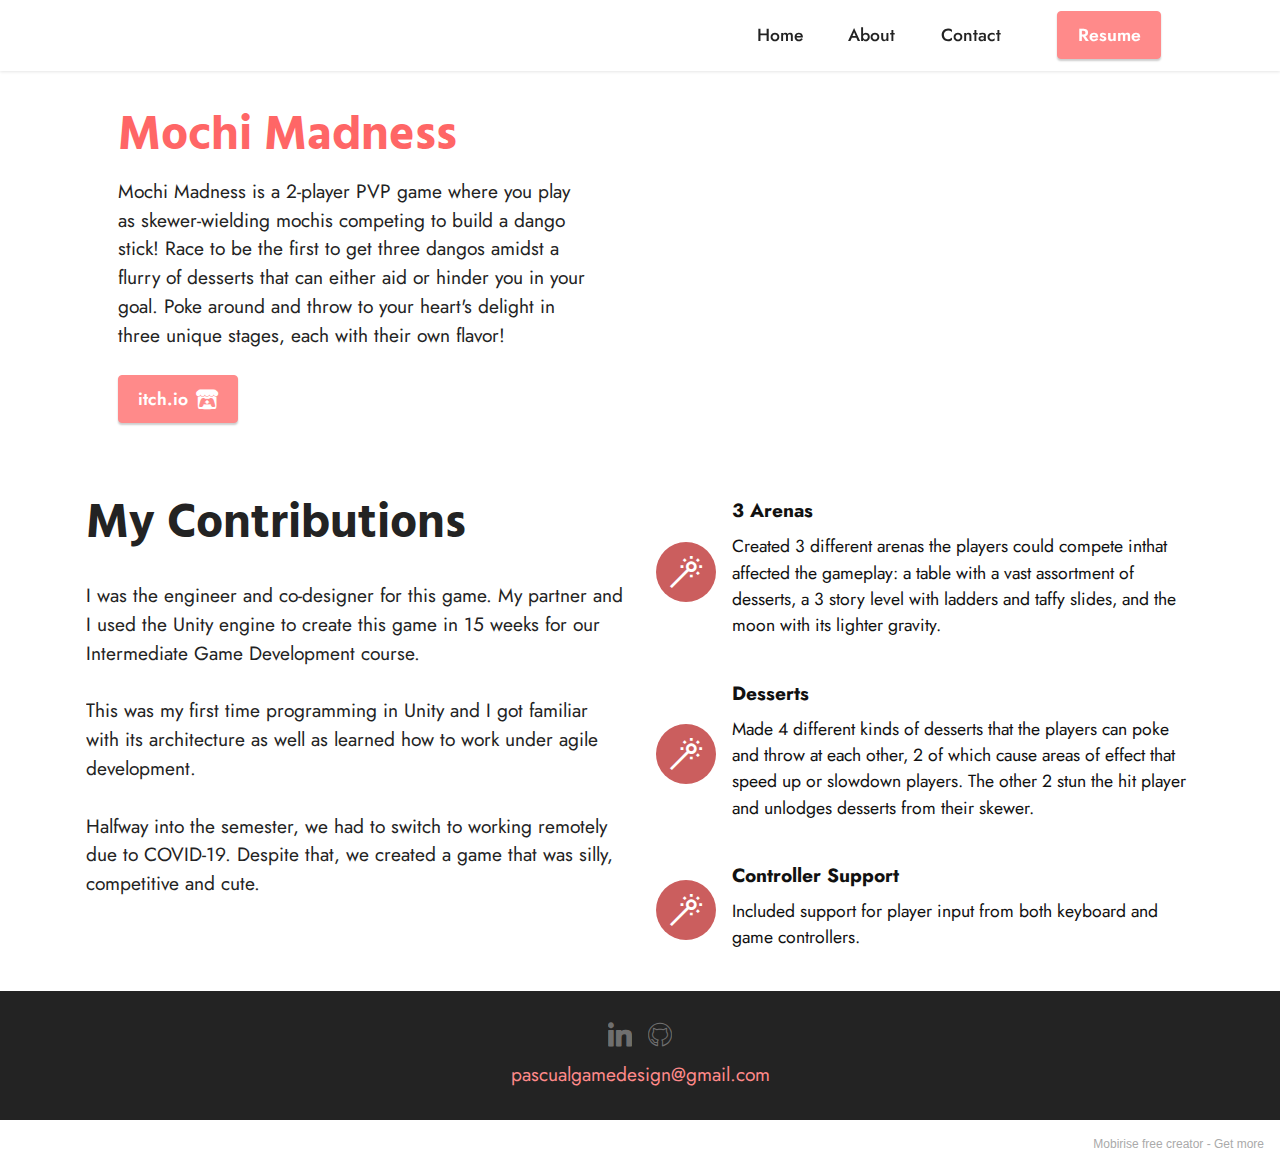
<file: MochiMadness.html>
<!DOCTYPE html>
<html  >
<head>
  <!-- Site made with Mobirise Website Builder v5.2.0, https://mobirise.com -->
  <meta charset="UTF-8">
  <meta http-equiv="X-UA-Compatible" content="IE=edge">
  <meta name="generator" content="Mobirise v5.2.0, mobirise.com">
  <meta name="twitter:card" content="summary_large_image"/>
  <meta name="twitter:image:src" content="assets/images/MochiMadness-meta.gif">
  <meta property="og:image" content="assets/images/MochiMadness-meta.gif">
  <meta name="twitter:title" content="Mochi Madness">
  <meta name="viewport" content="width=device-width, initial-scale=1, minimum-scale=1">
  <link rel="shortcut icon" href="assets/images/logo.png" type="image/x-icon">
  <meta name="description" content="">
  
  
  <title>Mochi Madness</title>
  <link rel="stylesheet" href="assets/web/assets/mobirise-icons2/mobirise2.css">
  <link rel="stylesheet" href="assets/web/assets/mobirise-icons/mobirise-icons.css">
  <link rel="stylesheet" href="assets/tether/tether.min.css">
  <link rel="stylesheet" href="assets/bootstrap/css/bootstrap.min.css">
  <link rel="stylesheet" href="assets/bootstrap/css/bootstrap-grid.min.css">
  <link rel="stylesheet" href="assets/bootstrap/css/bootstrap-reboot.min.css">
  <link rel="stylesheet" href="assets/dropdown/css/style.css">
  <link rel="stylesheet" href="assets/socicon/css/styles.css">
  <link rel="stylesheet" href="assets/theme/css/style.css">
  <link rel="preload" as="style" href="assets/mobirise/css/mbr-additional.css"><link rel="stylesheet" href="assets/mobirise/css/mbr-additional.css" type="text/css">
  
  
  
  
</head>
<body>
  
  <section class="menu menu2 cid-ssmkVndyVI" once="menu" id="menu2-o">
    
    <nav class="navbar navbar-dropdown navbar-fixed-top navbar-expand-lg">
        <div class="container">
            <div class="navbar-brand">
                
                
            </div>
            <button class="navbar-toggler" type="button" data-toggle="collapse" data-target="#navbarSupportedContent" aria-controls="navbarNavAltMarkup" aria-expanded="false" aria-label="Toggle navigation">
                <div class="hamburger">
                    <span></span>
                    <span></span>
                    <span></span>
                    <span></span>
                </div>
            </button>
            <div class="collapse navbar-collapse" id="navbarSupportedContent">
                <ul class="navbar-nav nav-dropdown navbar-nav-top-padding" data-app-modern-menu="true"><li class="nav-item"><a class="nav-link link text-black text-primary display-4" href="index.html#header13-0">
                            Home</a></li><li class="nav-item"><a class="nav-link link text-black text-primary display-4" href="index.html#image1-f">
                            About</a></li>
                    
                    <li class="nav-item"><a class="nav-link link text-black text-primary display-4" href="index.html#form5-e">Contact</a>
                    </li></ul>
                
                <div class="navbar-buttons mbr-section-btn"><a class="btn btn-secondary display-4" href="assets/files/Andre_Pascual_Resume.pdf" target="_blank">Resume</a></div>
            </div>
        </div>
    </nav>
</section>

<section class="header15 cid-sssAC7uID3" id="header15-p">
    

    

    <div class="container">
        <div class="row justify-content-center">
            <div class="col-12 col-md">
                <div class="text-wrapper">
                    <h2 class="mbr-section-title mb-3 mbr-fonts-style display-2">
                        <strong>Mochi Madness</strong></h2>
                    <p class="mbr-text mb-3 mbr-fonts-style display-7">Mochi Madness is a 2-player PVP game where you play as skewer-wielding mochis competing to build a dango stick! Race to be the first to get three dangos amidst a flurry of desserts that can either aid or hinder you in your goal. Poke around and throw to your heart's delight in three unique stages, each with their own flavor!</p>
                    <div class="mbr-section-btn"><a class="btn btn-secondary display-4" href="https://crazycaryz.itch.io/mochi-madness" target="_blank"><span class="socicon socicon-itchio mbr-iconfont mbr-iconfont-btn"></span>itch.io</a></div>
                </div>
            </div>
            <div class="mbr-figure col-12 col-md-6"><iframe class="mbr-embedded-video" src="https://www.youtube.com/embed/-FBjeVPPQvY?rel=0&amp;amp;showinfo=0&amp;autoplay=0&amp;loop=0" width="1280" height="720" frameborder="0" allowfullscreen></iframe></div>
        </div>
    </div>
</section>

<section class="features12 cid-sssBZIx6DG" id="features13-q">

    
    
    <div class="container">
        <div class="row justify-content-center">
            <div class="col-12 col-lg-6">
                <div class="card-wrapper">
                    <div class="card-box align-left">
                        <h4 class="card-title mbr-fonts-style mb-4 display-2">
                            <strong>My Contributions</strong></h4>
                        <p class="mbr-text mbr-fonts-style mb-4 display-7">I was the engineer and co-designer for this game. My partner and I used the Unity engine to create this game in 15 weeks for our Intermediate Game Development course. 
<br>
<br>This was my first time programming in Unity and I got familiar with its architecture as well as learned how to work under agile development. 
<br>
<br>Halfway into the semester, we had to switch to working remotely due to COVID-19. Despite that, we created a game that was silly, competitive and cute.&nbsp;</p>
                        
                    </div>
                </div>
            </div>
            <div class="col-12 col-lg-6">
                <div class="item mbr-flex">
                    <div class="icon-box">
                        <span class="mbr-iconfont mobi-mbri-magic-stick mobi-mbri"></span>
                    </div>
                    <div class="text-box">
                        <h4 class="icon-title mbr-black mbr-fonts-style display-7"><strong>3 Arenas</strong></h4>
                        <h5 class="icon-text mbr-black mbr-fonts-style display-4">Created 3 different arenas the players could compete inthat affected the gameplay: a table with a vast assortment of desserts, a 3 story level with ladders and taffy slides, and the moon with its lighter gravity.&nbsp;</h5>
                    </div>
                </div>
                <div class="item mbr-flex">
                    <div class="icon-box">
                        <span class="mbr-iconfont mobi-mbri-magic-stick mobi-mbri"></span>
                    </div>
                    <div class="text-box">
                        <h4 class="icon-title mbr-black mbr-fonts-style display-7"><strong>Desserts</strong></h4>
                        <h5 class="icon-text mbr-black mbr-fonts-style display-4">Made 4 different kinds of desserts that the players can poke and throw at each other, 2 of which cause areas of effect that speed up or slowdown players. The other 2 stun the hit player and unlodges desserts from their skewer.</h5>
                    </div>
                </div>
                <div class="item mbr-flex">
                    <div class="icon-box">
                        <span class="mbr-iconfont mobi-mbri-magic-stick mobi-mbri"></span>
                    </div>
                    <div class="text-box">
                        <h4 class="icon-title mbr-black mbr-fonts-style display-7"><strong>Controller Support</strong></h4>
                        <h5 class="icon-text mbr-black mbr-fonts-style display-4">Included support for player input from both keyboard and game controllers.</h5>
                    </div>
                </div>
            </div>
        </div>
    </div>
</section>

<section class="footer3 cid-siD8oTejCw" once="footers" id="footer3-n">

    

    

    <div class="container">
        <div class="media-container-row align-center mbr-white">
            
            <div class="row social-row">
                <div class="social-list align-right pb-2">
                    
                    
                    
                    
                    
                    
                <div class="soc-item">
                        <a href="http://www.linkedin.com/in/andre-pascual" target="_blank">
                            <span class="mbr-iconfont mbr-iconfont-social socicon-linkedin socicon" style="color: rgb(187, 187, 187); fill: rgb(187, 187, 187);"></span>
                        </a>
                    </div><div class="soc-item">
                        <a href="https://github.com/Andre-the-Quiet/Class-Projects" target="_blank">
                            <span class="mbr-iconfont mbr-iconfont-social mbri-github" style="color: rgb(187, 187, 187); fill: rgb(187, 187, 187);"></span>
                        </a>
                    </div></div>
            </div>
            <div class="row row-copirayt">
                <p class="mbr-text mb-0 mbr-fonts-style mbr-white align-center display-7"><a href="mailto:pascualgamedesign@gmail.com" class="text-secondary">pascualgamedesign@gmail.com</a></p>
            </div>
        </div>
    </div>
</section><section style="background-color: #fff; font-family: -apple-system, BlinkMacSystemFont, 'Segoe UI', 'Roboto', 'Helvetica Neue', Arial, sans-serif; color:#aaa; font-size:12px; padding: 0; align-items: center; display: flex;"><a href="https://mobirise.site/n" style="flex: 1 1; height: 3rem; padding-left: 1rem;"></a><p style="flex: 0 0 auto; margin:0; padding-right:1rem;">Mobirise free creator - <a href="https://mobirise.site/o" style="color:#aaa;">Get more</a></p></section><script src="assets/web/assets/jquery/jquery.min.js"></script>  <script src="assets/popper/popper.min.js"></script>  <script src="assets/tether/tether.min.js"></script>  <script src="assets/bootstrap/js/bootstrap.min.js"></script>  <script src="assets/smoothscroll/smooth-scroll.js"></script>  <script src="assets/dropdown/js/nav-dropdown.js"></script>  <script src="assets/dropdown/js/navbar-dropdown.js"></script>  <script src="assets/touchswipe/jquery.touch-swipe.min.js"></script>  <script src="assets/theme/js/script.js"></script>  
  
  
 <div id="scrollToTop" class="scrollToTop mbr-arrow-up"><a style="text-align: center;"><i class="mbr-arrow-up-icon mbr-arrow-up-icon-cm cm-icon cm-icon-smallarrow-up"></i></a></div>
  </body>
</html>
</file>
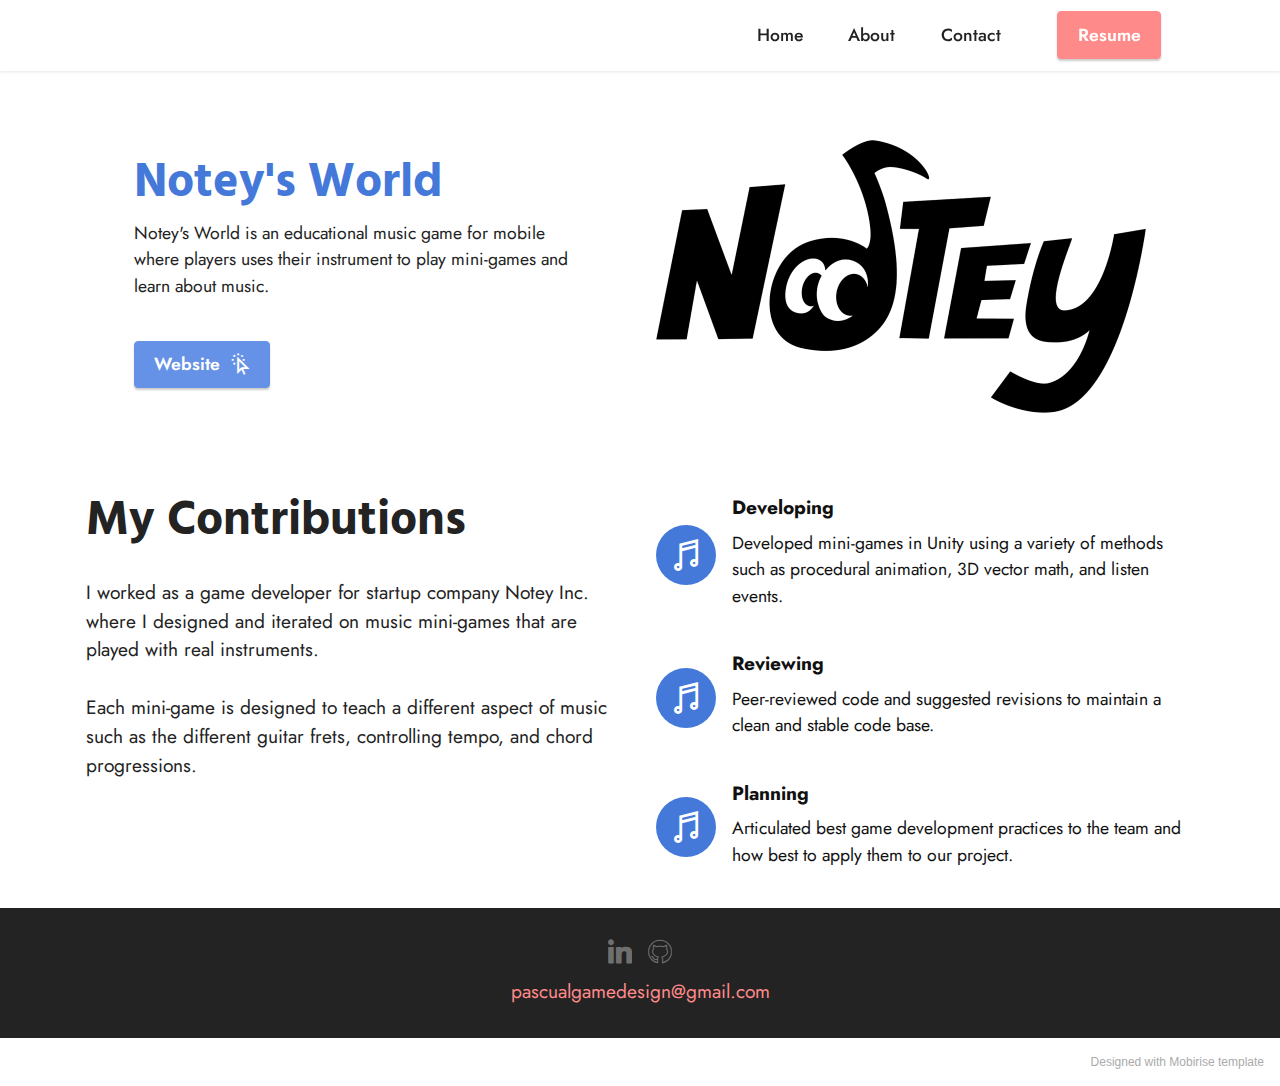
<file: Notey.html>
<!DOCTYPE html>
<html  >
<head>
  <!-- Site made with Mobirise Website Builder v5.2.0, https://mobirise.com -->
  <meta charset="UTF-8">
  <meta http-equiv="X-UA-Compatible" content="IE=edge">
  <meta name="generator" content="Mobirise v5.2.0, mobirise.com">
  <meta name="twitter:card" content="summary_large_image"/>
  <meta name="twitter:image:src" content="assets/images/Notey-meta.jpg">
  <meta property="og:image" content="assets/images/Notey-meta.jpg">
  <meta name="twitter:title" content="Notey">
  <meta name="viewport" content="width=device-width, initial-scale=1, minimum-scale=1">
  <link rel="shortcut icon" href="assets/images/logo.png" type="image/x-icon">
  <meta name="description" content="">
  
  
  <title>Notey</title>
  <link rel="stylesheet" href="assets/web/assets/mobirise-icons2/mobirise2.css">
  <link rel="stylesheet" href="assets/web/assets/mobirise-icons/mobirise-icons.css">
  <link rel="stylesheet" href="assets/tether/tether.min.css">
  <link rel="stylesheet" href="assets/bootstrap/css/bootstrap.min.css">
  <link rel="stylesheet" href="assets/bootstrap/css/bootstrap-grid.min.css">
  <link rel="stylesheet" href="assets/bootstrap/css/bootstrap-reboot.min.css">
  <link rel="stylesheet" href="assets/dropdown/css/style.css">
  <link rel="stylesheet" href="assets/socicon/css/styles.css">
  <link rel="stylesheet" href="assets/theme/css/style.css">
  <link rel="preload" as="style" href="assets/mobirise/css/mbr-additional.css"><link rel="stylesheet" href="assets/mobirise/css/mbr-additional.css" type="text/css">
  
  
  
  
</head>
<body>
  
  <section class="menu menu2 cid-tryfnxLzXw" once="menu" id="menu2-14">
    
    <nav class="navbar navbar-dropdown navbar-fixed-top navbar-expand-lg">
        <div class="container">
            <div class="navbar-brand">
                
                
            </div>
            <button class="navbar-toggler" type="button" data-toggle="collapse" data-target="#navbarSupportedContent" aria-controls="navbarNavAltMarkup" aria-expanded="false" aria-label="Toggle navigation">
                <div class="hamburger">
                    <span></span>
                    <span></span>
                    <span></span>
                    <span></span>
                </div>
            </button>
            <div class="collapse navbar-collapse" id="navbarSupportedContent">
                <ul class="navbar-nav nav-dropdown navbar-nav-top-padding" data-app-modern-menu="true"><li class="nav-item"><a class="nav-link link text-black text-primary display-4" href="index.html#header13-0">
                            Home</a></li><li class="nav-item"><a class="nav-link link text-black text-primary display-4" href="index.html#image1-f">
                            About</a></li>
                    
                    <li class="nav-item"><a class="nav-link link text-black text-primary display-4" href="index.html#form5-e">Contact</a>
                    </li></ul>
                
                <div class="navbar-buttons mbr-section-btn"><a class="btn btn-secondary display-4" href="assets/files/Andre_Pascual_Resume.pdf" target="_blank">Resume</a></div>
            </div>
        </div>
    </nav>
</section>

<section class="features15 cid-tryfnwGIJn" id="features16-11">

    

    
    <div class="container">
        <div class="content-wrapper">
            <div class="row align-items-center">
                <div class="col-12 col-lg">
                    <div class="text-wrapper">
                        <h6 class="card-title mbr-fonts-style display-2"><strong>Notey's World</strong></h6>
                        <p class="mbr-text mbr-fonts-style mb-4 display-4">Notey's World is an educational music game for mobile where players uses their instrument to play mini-games and learn about music.</p>
                        <div class="mbr-section-btn mt-3"><a class="btn btn-primary display-4" href="https://www.noteysworld.com/" target="_blank"><span class="mobi-mbri mobi-mbri-cursor-click mbr-iconfont mbr-iconfont-btn"></span>Website</a></div>
                    </div>
                </div>
                <div class="col-12 col-lg-6">
                    <div class="image-wrapper">
                        <img src="assets/images/transparent-logo-980x546.png" alt="Mobirise">
                    </div>
                </div>
            </div>
        </div>
    </div>
</section>

<section class="features12 cid-tryfnx4bFo" id="features13-12">

    
    
    <div class="container">
        <div class="row justify-content-center">
            <div class="col-12 col-lg-6">
                <div class="card-wrapper">
                    <div class="card-box align-left">
                        <h4 class="card-title mbr-fonts-style mb-4 display-2">
                            <strong>My Contributions</strong></h4>
                        <p class="mbr-text mbr-fonts-style mb-4 display-7">I worked as a game developer for startup company Notey Inc. where I designed and iterated on music mini-games that are played with real instruments.&nbsp;<br><br>Each mini-game is designed to teach a different aspect of music such as the different guitar frets, controlling tempo, and chord progressions. </p>
                        
                    </div>
                </div>
            </div>
            <div class="col-12 col-lg-6">
                <div class="item mbr-flex">
                    <div class="icon-box">
                        <span class="mbr-iconfont mobi-mbri-music mobi-mbri"></span>
                    </div>
                    <div class="text-box">
                        <h4 class="icon-title mbr-black mbr-fonts-style display-7"><strong>Developing</strong></h4>
                        <h5 class="icon-text mbr-black mbr-fonts-style display-4">Developed mini-games in Unity using a variety of methods such as procedural animation, 3D vector math, and listen events.</h5>
                    </div>
                </div>
                <div class="item mbr-flex">
                    <div class="icon-box">
                        <span class="mbr-iconfont mobi-mbri-music mobi-mbri"></span>
                    </div>
                    <div class="text-box">
                        <h4 class="icon-title mbr-black mbr-fonts-style display-7"><strong>Reviewing</strong></h4>
                        <h5 class="icon-text mbr-black mbr-fonts-style display-4">Peer-reviewed code and suggested revisions to maintain a clean and stable code base.&nbsp;</h5>
                    </div>
                </div>
                <div class="item mbr-flex">
                    <div class="icon-box">
                        <span class="mbr-iconfont mobi-mbri-music mobi-mbri"></span>
                    </div>
                    <div class="text-box">
                        <h4 class="icon-title mbr-black mbr-fonts-style display-7"><strong>Planning</strong></h4>
                        <h5 class="icon-text mbr-black mbr-fonts-style display-4">Articulated best game development practices to the team and how best to apply them to our project.</h5>
                    </div>
                </div>
            </div>
        </div>
    </div>
</section>

<section class="footer3 cid-tryfnxrPqH" once="footers" id="footer3-13">

    

    

    <div class="container">
        <div class="media-container-row align-center mbr-white">
            
            <div class="row social-row">
                <div class="social-list align-right pb-2">
                    
                    
                    
                    
                    
                    
                <div class="soc-item">
                        <a href="http://www.linkedin.com/in/andre-pascual" target="_blank">
                            <span class="mbr-iconfont mbr-iconfont-social socicon-linkedin socicon" style="color: rgb(187, 187, 187); fill: rgb(187, 187, 187);"></span>
                        </a>
                    </div><div class="soc-item">
                        <a href="https://github.com/Andre-the-Quiet/Class-Projects" target="_blank">
                            <span class="mbr-iconfont mbr-iconfont-social mbri-github" style="color: rgb(187, 187, 187); fill: rgb(187, 187, 187);"></span>
                        </a>
                    </div></div>
            </div>
            <div class="row row-copirayt">
                <p class="mbr-text mb-0 mbr-fonts-style mbr-white align-center display-7"><a href="mailto:pascualgamedesign@gmail.com" class="text-secondary">pascualgamedesign@gmail.com</a></p>
            </div>
        </div>
    </div>
</section><section style="background-color: #fff; font-family: -apple-system, BlinkMacSystemFont, 'Segoe UI', 'Roboto', 'Helvetica Neue', Arial, sans-serif; color:#aaa; font-size:12px; padding: 0; align-items: center; display: flex;"><a href="https://mobirise.site/h" style="flex: 1 1; height: 3rem; padding-left: 1rem;"></a><p style="flex: 0 0 auto; margin:0; padding-right:1rem;">Designed with <a href="https://mobirise.site/b" style="color:#aaa;">Mobirise</a> template</p></section><script src="assets/web/assets/jquery/jquery.min.js"></script>  <script src="assets/popper/popper.min.js"></script>  <script src="assets/tether/tether.min.js"></script>  <script src="assets/bootstrap/js/bootstrap.min.js"></script>  <script src="assets/smoothscroll/smooth-scroll.js"></script>  <script src="assets/dropdown/js/nav-dropdown.js"></script>  <script src="assets/dropdown/js/navbar-dropdown.js"></script>  <script src="assets/touchswipe/jquery.touch-swipe.min.js"></script>  <script src="assets/theme/js/script.js"></script>  
  
  
 <div id="scrollToTop" class="scrollToTop mbr-arrow-up"><a style="text-align: center;"><i class="mbr-arrow-up-icon mbr-arrow-up-icon-cm cm-icon cm-icon-smallarrow-up"></i></a></div>
  </body>
</html>
</file>
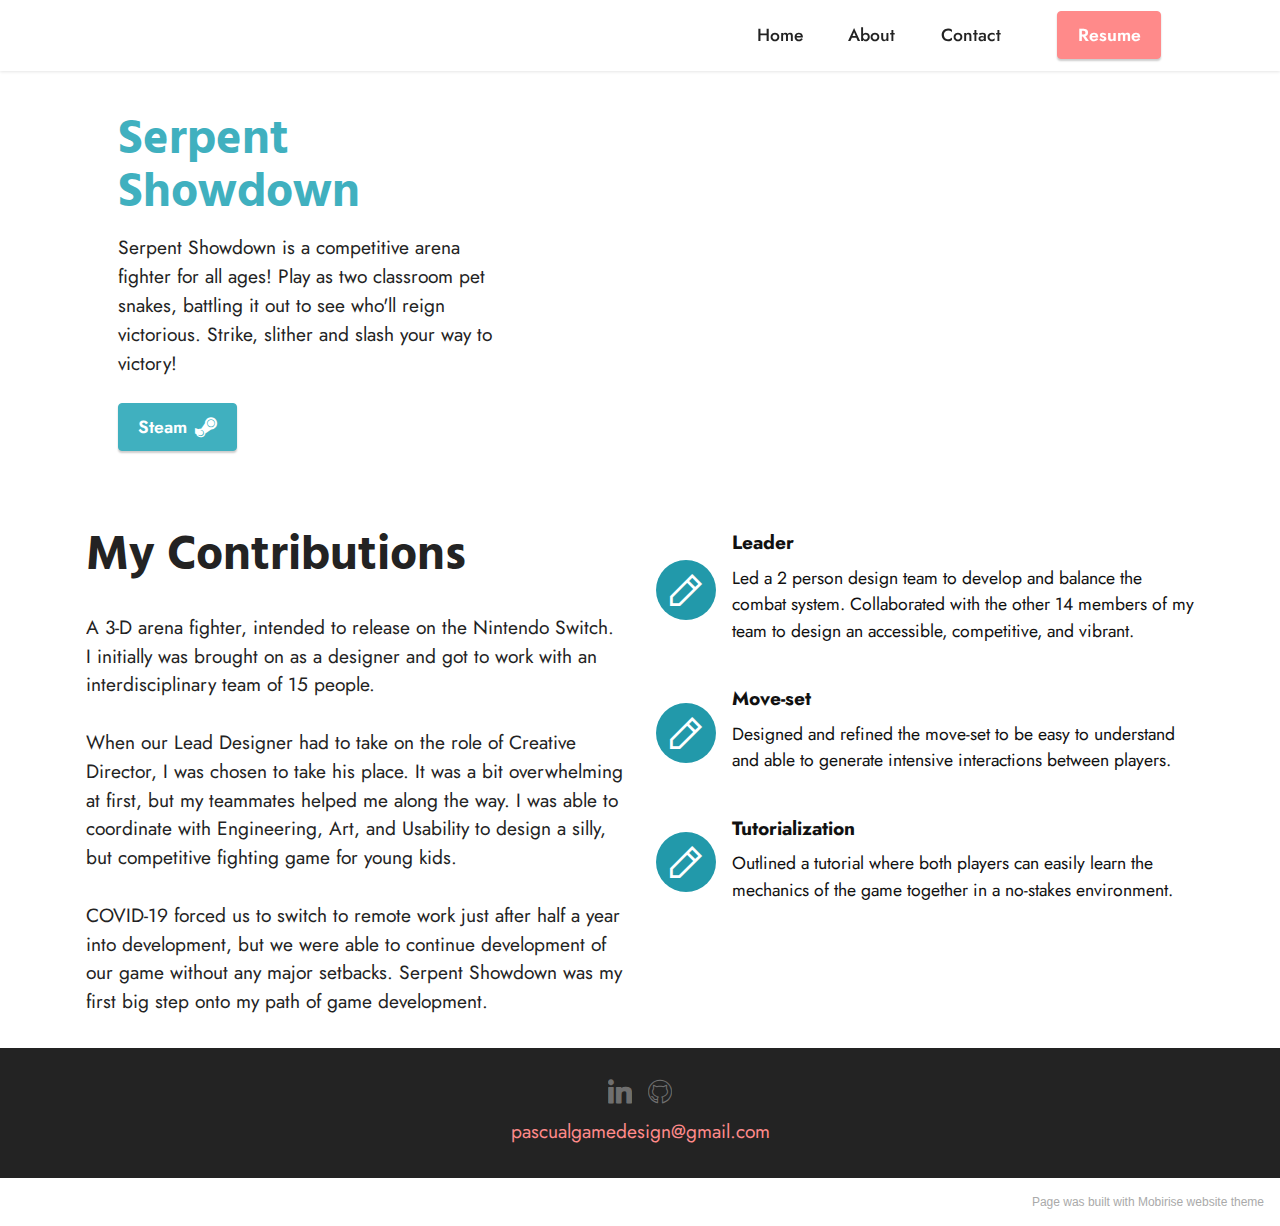
<file: SerpentShowdown.html>
<!DOCTYPE html>
<html  >
<head>
  <!-- Site made with Mobirise Website Builder v5.2.0, https://mobirise.com -->
  <meta charset="UTF-8">
  <meta http-equiv="X-UA-Compatible" content="IE=edge">
  <meta name="generator" content="Mobirise v5.2.0, mobirise.com">
  <meta name="twitter:card" content="summary_large_image"/>
  <meta name="twitter:image:src" content="assets/images/SerpentShowdown-meta.jpg">
  <meta property="og:image" content="assets/images/SerpentShowdown-meta.jpg">
  <meta name="twitter:title" content="Serpent Showdown">
  <meta name="viewport" content="width=device-width, initial-scale=1, minimum-scale=1">
  <link rel="shortcut icon" href="assets/images/logo.png" type="image/x-icon">
  <meta name="description" content="">
  
  
  <title>Serpent Showdown</title>
  <link rel="stylesheet" href="assets/web/assets/mobirise-icons2/mobirise2.css">
  <link rel="stylesheet" href="assets/web/assets/mobirise-icons/mobirise-icons.css">
  <link rel="stylesheet" href="assets/tether/tether.min.css">
  <link rel="stylesheet" href="assets/bootstrap/css/bootstrap.min.css">
  <link rel="stylesheet" href="assets/bootstrap/css/bootstrap-grid.min.css">
  <link rel="stylesheet" href="assets/bootstrap/css/bootstrap-reboot.min.css">
  <link rel="stylesheet" href="assets/dropdown/css/style.css">
  <link rel="stylesheet" href="assets/socicon/css/styles.css">
  <link rel="stylesheet" href="assets/theme/css/style.css">
  <link rel="preload" as="style" href="assets/mobirise/css/mbr-additional.css"><link rel="stylesheet" href="assets/mobirise/css/mbr-additional.css" type="text/css">
  
  
  
  
</head>
<body>
  
  <section class="menu menu2 cid-ssmkVndyVI" once="menu" id="menu2-h">
    
    <nav class="navbar navbar-dropdown navbar-fixed-top navbar-expand-lg">
        <div class="container">
            <div class="navbar-brand">
                
                
            </div>
            <button class="navbar-toggler" type="button" data-toggle="collapse" data-target="#navbarSupportedContent" aria-controls="navbarNavAltMarkup" aria-expanded="false" aria-label="Toggle navigation">
                <div class="hamburger">
                    <span></span>
                    <span></span>
                    <span></span>
                    <span></span>
                </div>
            </button>
            <div class="collapse navbar-collapse" id="navbarSupportedContent">
                <ul class="navbar-nav nav-dropdown navbar-nav-top-padding" data-app-modern-menu="true"><li class="nav-item"><a class="nav-link link text-black text-primary display-4" href="index.html#header13-0">
                            Home</a></li><li class="nav-item"><a class="nav-link link text-black text-primary display-4" href="index.html#image1-f">
                            About</a></li>
                    
                    <li class="nav-item"><a class="nav-link link text-black text-primary display-4" href="index.html#form5-e">Contact</a>
                    </li></ul>
                
                <div class="navbar-buttons mbr-section-btn"><a class="btn btn-secondary display-4" href="assets/files/Andre_Pascual_Resume.pdf" target="_blank">Resume</a></div>
            </div>
        </div>
    </nav>
</section>

<section class="header15 cid-sssxZfSd8l" id="header15-m">
    

    

    <div class="container">
        <div class="row justify-content-center">
            <div class="col-12 col-md">
                <div class="text-wrapper">
                    <h2 class="mbr-section-title mb-3 mbr-fonts-style display-2">
                        <strong>Serpent Showdown</strong></h2>
                    <p class="mbr-text mb-3 mbr-fonts-style display-7">Serpent Showdown is a competitive arena fighter for all ages! Play as two classroom pet snakes, battling it out to see who'll reign victorious. Strike, slither and slash your way to victory!<br></p>
                    <div class="mbr-section-btn"><a class="btn btn-success display-4" href="http://tinyurl.com/serpents-on-steam" target="_blank"><span class="socicon socicon-steam mbr-iconfont mbr-iconfont-btn"></span>Steam</a></div>
                </div>
            </div>
            <div class="mbr-figure col-12 col-md-7"><iframe class="mbr-embedded-video" src="https://www.youtube.com/embed/znbBj7vrn1g?rel=0&amp;amp;showinfo=0&amp;autoplay=0&amp;loop=0" width="1280" height="720" frameborder="0" allowfullscreen></iframe></div>
        </div>
    </div>
</section>

<section class="features12 cid-sssJGkwwqm" id="features13-v">

    
    
    <div class="container">
        <div class="row justify-content-center">
            <div class="col-12 col-lg-6">
                <div class="card-wrapper">
                    <div class="card-box align-left">
                        <h4 class="card-title mbr-fonts-style mb-4 display-2"><strong>My Contributions</strong></h4>
                        <p class="mbr-text mbr-fonts-style mb-4 display-7">A 3-D arena fighter, intended to release on the Nintendo Switch. I initially was brought on as a designer and got to work with an interdisciplinary team of 15 people. 
<br>
<br>When our Lead Designer had to take on the role of Creative Director, I was chosen to take his place. It was a bit overwhelming at first, but my teammates helped me along the way. I was able to coordinate with Engineering, Art, and Usability to design a silly, but competitive fighting game for young kids. 
<br>
<br>COVID-19 forced us to switch to remote work just after half a year into development, but we were able to continue development of our game without any major setbacks. Serpent Showdown was my first big step onto my path of game development.</p>
                        
                    </div>
                </div>
            </div>
            <div class="col-12 col-lg-6">
                <div class="item mbr-flex">
                    <div class="icon-box">
                        <span class="mbr-iconfont mobi-mbri-edit-2 mobi-mbri"></span>
                    </div>
                    <div class="text-box">
                        <h4 class="icon-title mbr-black mbr-fonts-style display-7"><strong>Leader</strong></h4>
                        <h5 class="icon-text mbr-black mbr-fonts-style display-4">Led a 2 person design team to develop and balance the combat system. Collaborated with the other 14 members of my team to design an accessible, competitive, and vibrant.</h5>
                    </div>
                </div>
                <div class="item mbr-flex">
                    <div class="icon-box">
                        <span class="mbr-iconfont mobi-mbri-edit-2 mobi-mbri"></span>
                    </div>
                    <div class="text-box">
                        <h4 class="icon-title mbr-black mbr-fonts-style display-7">
                            <strong>Move-set</strong></h4>
                        <h5 class="icon-text mbr-black mbr-fonts-style display-4">Designed and refined the move-set to be easy to understand and able to generate intensive interactions between players.</h5>
                    </div>
                </div>
                <div class="item mbr-flex">
                    <div class="icon-box">
                        <span class="mbr-iconfont mobi-mbri-edit-2 mobi-mbri"></span>
                    </div>
                    <div class="text-box">
                        <h4 class="icon-title mbr-black mbr-fonts-style display-7"><strong>Tutorialization</strong></h4>
                        <h5 class="icon-text mbr-black mbr-fonts-style display-4">Outlined a tutorial where both players can easily learn the mechanics of the game together in a no-stakes environment.</h5>
                    </div>
                </div>
            </div>
        </div>
    </div>
</section>

<section class="footer3 cid-siD8oTejCw" once="footers" id="footer3-g">

    

    

    <div class="container">
        <div class="media-container-row align-center mbr-white">
            
            <div class="row social-row">
                <div class="social-list align-right pb-2">
                    
                    
                    
                    
                    
                    
                <div class="soc-item">
                        <a href="http://www.linkedin.com/in/andre-pascual" target="_blank">
                            <span class="mbr-iconfont mbr-iconfont-social socicon-linkedin socicon" style="color: rgb(187, 187, 187); fill: rgb(187, 187, 187);"></span>
                        </a>
                    </div><div class="soc-item">
                        <a href="https://github.com/Andre-the-Quiet/Class-Projects" target="_blank">
                            <span class="mbr-iconfont mbr-iconfont-social mbri-github" style="color: rgb(187, 187, 187); fill: rgb(187, 187, 187);"></span>
                        </a>
                    </div></div>
            </div>
            <div class="row row-copirayt">
                <p class="mbr-text mb-0 mbr-fonts-style mbr-white align-center display-7"><a href="mailto:pascualgamedesign@gmail.com" class="text-secondary">pascualgamedesign@gmail.com</a></p>
            </div>
        </div>
    </div>
</section><section style="background-color: #fff; font-family: -apple-system, BlinkMacSystemFont, 'Segoe UI', 'Roboto', 'Helvetica Neue', Arial, sans-serif; color:#aaa; font-size:12px; padding: 0; align-items: center; display: flex;"><a href="https://mobirise.site/g" style="flex: 1 1; height: 3rem; padding-left: 1rem;"></a><p style="flex: 0 0 auto; margin:0; padding-right:1rem;"><a href="https://mobirise.site/s" style="color:#aaa;">Page</a> was built with Mobirise website theme</p></section><script src="assets/web/assets/jquery/jquery.min.js"></script>  <script src="assets/popper/popper.min.js"></script>  <script src="assets/tether/tether.min.js"></script>  <script src="assets/bootstrap/js/bootstrap.min.js"></script>  <script src="assets/smoothscroll/smooth-scroll.js"></script>  <script src="assets/dropdown/js/nav-dropdown.js"></script>  <script src="assets/dropdown/js/navbar-dropdown.js"></script>  <script src="assets/touchswipe/jquery.touch-swipe.min.js"></script>  <script src="assets/theme/js/script.js"></script>  
  
  
 <div id="scrollToTop" class="scrollToTop mbr-arrow-up"><a style="text-align: center;"><i class="mbr-arrow-up-icon mbr-arrow-up-icon-cm cm-icon cm-icon-smallarrow-up"></i></a></div>
  </body>
</html>
</file>
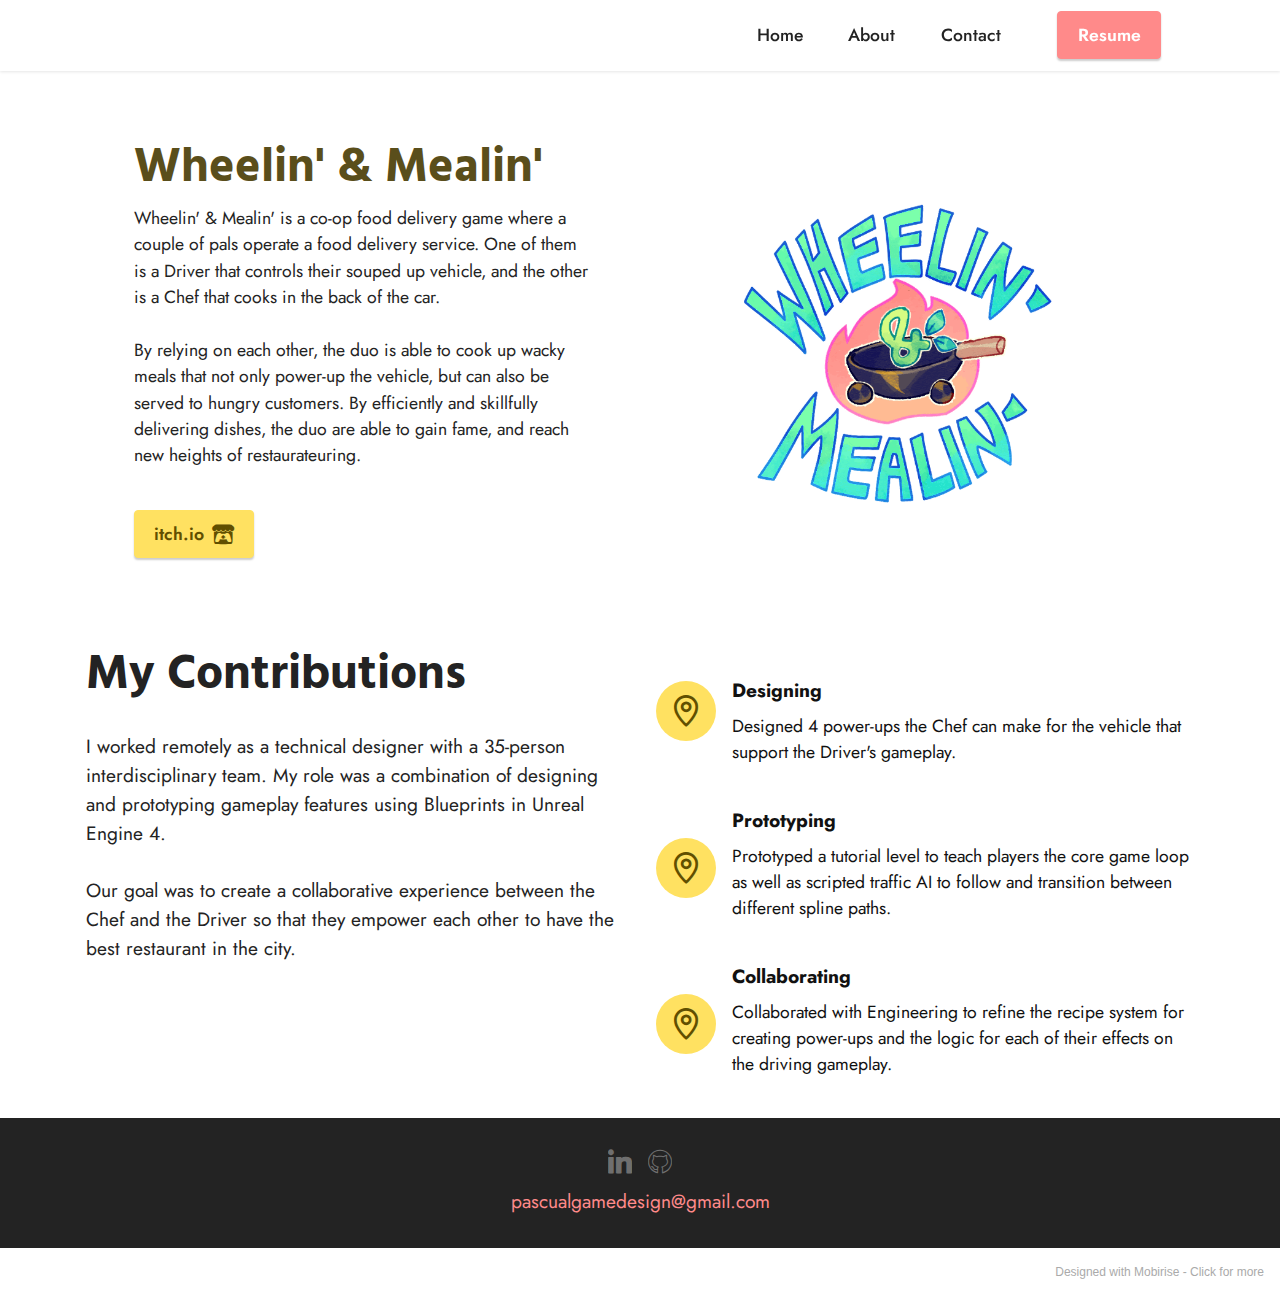
<file: wam.html>
<!DOCTYPE html>
<html  >
<head>
  <!-- Site made with Mobirise Website Builder v5.2.0, https://mobirise.com -->
  <meta charset="UTF-8">
  <meta http-equiv="X-UA-Compatible" content="IE=edge">
  <meta name="generator" content="Mobirise v5.2.0, mobirise.com">
  <meta name="twitter:card" content="summary_large_image"/>
  <meta name="twitter:image:src" content="assets/images/wam-meta.jpg">
  <meta property="og:image" content="assets/images/wam-meta.jpg">
  <meta name="twitter:title" content="Whealin' and Mealin'">
  <meta name="viewport" content="width=device-width, initial-scale=1, minimum-scale=1">
  <link rel="shortcut icon" href="assets/images/logo.png" type="image/x-icon">
  <meta name="description" content="">
  
  
  <title>Whealin' and Mealin'</title>
  <link rel="stylesheet" href="assets/web/assets/mobirise-icons2/mobirise2.css">
  <link rel="stylesheet" href="assets/web/assets/mobirise-icons/mobirise-icons.css">
  <link rel="stylesheet" href="assets/tether/tether.min.css">
  <link rel="stylesheet" href="assets/bootstrap/css/bootstrap.min.css">
  <link rel="stylesheet" href="assets/bootstrap/css/bootstrap-grid.min.css">
  <link rel="stylesheet" href="assets/bootstrap/css/bootstrap-reboot.min.css">
  <link rel="stylesheet" href="assets/dropdown/css/style.css">
  <link rel="stylesheet" href="assets/socicon/css/styles.css">
  <link rel="stylesheet" href="assets/theme/css/style.css">
  <link rel="preload" as="style" href="assets/mobirise/css/mbr-additional.css"><link rel="stylesheet" href="assets/mobirise/css/mbr-additional.css" type="text/css">
  
  
  
  
</head>
<body>
  
  <section class="menu menu2 cid-sssD5Hftz6" once="menu" id="menu2-u">
    
    <nav class="navbar navbar-dropdown navbar-fixed-top navbar-expand-lg">
        <div class="container">
            <div class="navbar-brand">
                
                
            </div>
            <button class="navbar-toggler" type="button" data-toggle="collapse" data-target="#navbarSupportedContent" aria-controls="navbarNavAltMarkup" aria-expanded="false" aria-label="Toggle navigation">
                <div class="hamburger">
                    <span></span>
                    <span></span>
                    <span></span>
                    <span></span>
                </div>
            </button>
            <div class="collapse navbar-collapse" id="navbarSupportedContent">
                <ul class="navbar-nav nav-dropdown navbar-nav-top-padding" data-app-modern-menu="true"><li class="nav-item"><a class="nav-link link text-black text-primary display-4" href="index.html#header13-0">
                            Home</a></li><li class="nav-item"><a class="nav-link link text-black text-primary display-4" href="index.html#image1-f">
                            About</a></li>
                    
                    <li class="nav-item"><a class="nav-link link text-black text-primary display-4" href="index.html#form5-e">Contact</a>
                    </li></ul>
                
                <div class="navbar-buttons mbr-section-btn"><a class="btn btn-secondary display-4" href="assets/files/Andre_Pascual_Resume.pdf" target="_blank">Resume</a></div>
            </div>
        </div>
    </nav>
</section>

<section class="features15 cid-sssU7AbHW1" id="features16-w">

    

    
    <div class="container">
        <div class="content-wrapper">
            <div class="row align-items-center">
                <div class="col-12 col-lg">
                    <div class="text-wrapper">
                        <h6 class="card-title mbr-fonts-style display-2">
                            <strong>Wheelin' &amp; Mealin'</strong></h6>
                        <p class="mbr-text mbr-fonts-style mb-4 display-4">
                            Wheelin' &amp; Mealin' is a co-op food delivery game where a couple of pals operate a food delivery service. One of them is a Driver that controls their souped up vehicle, and the other is a Chef that cooks in the back of the car. <br><br>By relying on each other, the duo is able to cook up wacky meals that not only power-up the vehicle, but can also be served to hungry customers. By efficiently and skillfully delivering dishes, the duo are able to gain fame, and reach new heights of restaurateuring.</p>
                        <div class="mbr-section-btn mt-3"><a class="btn btn-warning display-4" href="https://wheelin-mealin.itch.io/wheelin-mealin" target="_blank"><span class="socicon socicon-itchio mbr-iconfont mbr-iconfont-btn"></span>itch.io</a></div>
                    </div>
                </div>
                <div class="col-12 col-lg-6">
                    <div class="image-wrapper">
                        <img src="assets/images/vectorlogo-798x688.png" alt="Mobirise">
                    </div>
                </div>
            </div>
        </div>
    </div>
</section>

<section class="features12 cid-sssD5F6n4B" id="features13-s">

    
    
    <div class="container">
        <div class="row justify-content-center">
            <div class="col-12 col-lg-6">
                <div class="card-wrapper">
                    <div class="card-box align-left">
                        <h4 class="card-title mbr-fonts-style mb-4 display-2">
                            <strong>My Contributions</strong></h4>
                        <p class="mbr-text mbr-fonts-style mb-4 display-7">I worked remotely as a technical designer with a 35-person interdisciplinary team. My role was a combination of designing and prototyping gameplay features using Blueprints in Unreal Engine 4.<br><br>Our goal was to create a collaborative experience between the Chef and the Driver so that they empower each other to have the best restaurant in the city.
<br><br></p>
                        
                    </div>
                </div>
            </div>
            <div class="col-12 col-lg-6">
                <div class="item mbr-flex">
                    <div class="icon-box">
                        <span class="mbr-iconfont mobi-mbri-map-pin mobi-mbri"></span>
                    </div>
                    <div class="text-box">
                        <h4 class="icon-title mbr-black mbr-fonts-style display-7"><strong><br>Designing</strong></h4>
                        <h5 class="icon-text mbr-black mbr-fonts-style display-4">Designed 4 power-ups the Chef can make for the vehicle that support the Driver's gameplay.</h5>
                    </div>
                </div>
                <div class="item mbr-flex">
                    <div class="icon-box">
                        <span class="mbr-iconfont mobi-mbri-map-pin mobi-mbri"></span>
                    </div>
                    <div class="text-box">
                        <h4 class="icon-title mbr-black mbr-fonts-style display-7"><strong>Prototyping</strong></h4>
                        <h5 class="icon-text mbr-black mbr-fonts-style display-4">Prototyped a tutorial level to teach players the core game loop as well as scripted traffic AI to follow and transition between different spline paths.&nbsp;</h5>
                    </div>
                </div>
                <div class="item mbr-flex">
                    <div class="icon-box">
                        <span class="mbr-iconfont mobi-mbri-map-pin mobi-mbri"></span>
                    </div>
                    <div class="text-box">
                        <h4 class="icon-title mbr-black mbr-fonts-style display-7"><strong>Collaborating</strong></h4>
                        <h5 class="icon-text mbr-black mbr-fonts-style display-4">Collaborated with Engineering to refine the recipe system for creating power-ups and the logic for each of their effects on the driving gameplay.</h5>
                    </div>
                </div>
            </div>
        </div>
    </div>
</section>

<section class="footer3 cid-sssD5Gcphe" once="footers" id="footer3-t">

    

    

    <div class="container">
        <div class="media-container-row align-center mbr-white">
            
            <div class="row social-row">
                <div class="social-list align-right pb-2">
                    
                    
                    
                    
                    
                    
                <div class="soc-item">
                        <a href="http://www.linkedin.com/in/andre-pascual" target="_blank">
                            <span class="mbr-iconfont mbr-iconfont-social socicon-linkedin socicon" style="color: rgb(187, 187, 187); fill: rgb(187, 187, 187);"></span>
                        </a>
                    </div><div class="soc-item">
                        <a href="https://github.com/Andre-the-Quiet/Class-Projects" target="_blank">
                            <span class="mbr-iconfont mbr-iconfont-social mbri-github" style="color: rgb(187, 187, 187); fill: rgb(187, 187, 187);"></span>
                        </a>
                    </div></div>
            </div>
            <div class="row row-copirayt">
                <p class="mbr-text mb-0 mbr-fonts-style mbr-white align-center display-7"><a href="mailto:pascualgamedesign@gmail.com" class="text-secondary">pascualgamedesign@gmail.com</a></p>
            </div>
        </div>
    </div>
</section><section style="background-color: #fff; font-family: -apple-system, BlinkMacSystemFont, 'Segoe UI', 'Roboto', 'Helvetica Neue', Arial, sans-serif; color:#aaa; font-size:12px; padding: 0; align-items: center; display: flex;"><a href="https://mobirise.site/i" style="flex: 1 1; height: 3rem; padding-left: 1rem;"></a><p style="flex: 0 0 auto; margin:0; padding-right:1rem;">Designed with Mobirise - <a href="https://mobirise.site/m" style="color:#aaa;">Click for more</a></p></section><script src="assets/web/assets/jquery/jquery.min.js"></script>  <script src="assets/popper/popper.min.js"></script>  <script src="assets/tether/tether.min.js"></script>  <script src="assets/bootstrap/js/bootstrap.min.js"></script>  <script src="assets/smoothscroll/smooth-scroll.js"></script>  <script src="assets/dropdown/js/nav-dropdown.js"></script>  <script src="assets/dropdown/js/navbar-dropdown.js"></script>  <script src="assets/touchswipe/jquery.touch-swipe.min.js"></script>  <script src="assets/theme/js/script.js"></script>  
  
  
 <div id="scrollToTop" class="scrollToTop mbr-arrow-up"><a style="text-align: center;"><i class="mbr-arrow-up-icon mbr-arrow-up-icon-cm cm-icon cm-icon-smallarrow-up"></i></a></div>
  </body>
</html>
</file>
<file: assets/web/assets/mobirise-icons2/mobirise2.css>
@font-face {
  font-family: 'Moririse2';
  font-display: swap;
  src:  url('mobirise2.eot?f2bix4');
  src:  url('mobirise2.eot?f2bix4#iefix') format('embedded-opentype'),
    url('mobirise2.ttf?f2bix4') format('truetype'),
    url('mobirise2.woff?f2bix4') format('woff'),
    url('mobirise2.svg?f2bix4#mobirise2') format('svg');
  font-weight: normal;
  font-style: normal;
}

[class^="mobi-"], [class*=" mobi-"] {
  /* use !important to prevent issues with browser extensions that change fonts */
  font-family: 'Moririse2' !important;
  speak: none;
  font-style: normal;
  font-weight: normal;
  font-variant: normal;
  text-transform: none;
  line-height: 1;

  /* Better Font Rendering =========== */
  -webkit-font-smoothing: antialiased;
  -moz-osx-font-smoothing: grayscale;
}

.mobi-mbri-add-submenu:before {
  content: "\e900";
}
.mobi-mbri-alert:before {
  content: "\e901";
}
.mobi-mbri-align-center:before {
  content: "\e902";
}
.mobi-mbri-align-justify:before {
  content: "\e903";
}
.mobi-mbri-align-left:before {
  content: "\e904";
}
.mobi-mbri-align-right:before {
  content: "\e905";
}
.mobi-mbri-android:before {
  content: "\e906";
}
.mobi-mbri-apple:before {
  content: "\e907";
}
.mobi-mbri-arrow-down:before {
  content: "\e908";
}
.mobi-mbri-arrow-next:before {
  content: "\e909";
}
.mobi-mbri-arrow-prev:before {
  content: "\e90a";
}
.mobi-mbri-arrow-up:before {
  content: "\e90b";
}
.mobi-mbri-bold:before {
  content: "\e90c";
}
.mobi-mbri-bookmark:before {
  content: "\e90d";
}
.mobi-mbri-bootstrap:before {
  content: "\e90e";
}
.mobi-mbri-briefcase:before {
  content: "\e90f";
}
.mobi-mbri-browse:before {
  content: "\e910";
}
.mobi-mbri-bulleted-list:before {
  content: "\e911";
}
.mobi-mbri-calendar:before {
  content: "\e912";
}
.mobi-mbri-camera:before {
  content: "\e913";
}
.mobi-mbri-cart-add:before {
  content: "\e914";
}
.mobi-mbri-cart-full:before {
  content: "\e915";
}
.mobi-mbri-cash:before {
  content: "\e916";
}
.mobi-mbri-change-style:before {
  content: "\e917";
}
.mobi-mbri-chat:before {
  content: "\e918";
}
.mobi-mbri-clock:before {
  content: "\e919";
}
.mobi-mbri-close:before {
  content: "\e91a";
}
.mobi-mbri-cloud:before {
  content: "\e91b";
}
.mobi-mbri-code:before {
  content: "\e91c";
}
.mobi-mbri-contact-form:before {
  content: "\e91d";
}
.mobi-mbri-credit-card:before {
  content: "\e91e";
}
.mobi-mbri-cursor-click:before {
  content: "\e91f";
}
.mobi-mbri-cust-feedback:before {
  content: "\e920";
}
.mobi-mbri-database:before {
  content: "\e921";
}
.mobi-mbri-delivery:before {
  content: "\e922";
}
.mobi-mbri-desktop:before {
  content: "\e923";
}
.mobi-mbri-devices:before {
  content: "\e924";
}
.mobi-mbri-down:before {
  content: "\e925";
}
.mobi-mbri-download-2:before {
  content: "\e926";
}
.mobi-mbri-download:before {
  content: "\e927";
}
.mobi-mbri-drag-n-drop-2:before {
  content: "\e928";
}
.mobi-mbri-drag-n-drop:before {
  content: "\e929";
}
.mobi-mbri-edit-2:before {
  content: "\e92a";
}
.mobi-mbri-edit:before {
  content: "\e92b";
}
.mobi-mbri-error:before {
  content: "\e92c";
}
.mobi-mbri-extension:before {
  content: "\e92d";
}
.mobi-mbri-features:before {
  content: "\e92e";
}
.mobi-mbri-file:before {
  content: "\e92f";
}
.mobi-mbri-flag:before {
  content: "\e930";
}
.mobi-mbri-folder:before {
  content: "\e931";
}
.mobi-mbri-gift:before {
  content: "\e932";
}
.mobi-mbri-github:before {
  content: "\e933";
}
.mobi-mbri-globe-2:before {
  content: "\e934";
}
.mobi-mbri-globe:before {
  content: "\e935";
}
.mobi-mbri-growing-chart:before {
  content: "\e936";
}
.mobi-mbri-hearth:before {
  content: "\e937";
}
.mobi-mbri-help:before {
  content: "\e938";
}
.mobi-mbri-home:before {
  content: "\e939";
}
.mobi-mbri-hot-cup:before {
  content: "\e93a";
}
.mobi-mbri-idea:before {
  content: "\e93b";
}
.mobi-mbri-image-gallery:before {
  content: "\e93c";
}
.mobi-mbri-image-slider:before {
  content: "\e93d";
}
.mobi-mbri-info:before {
  content: "\e93e";
}
.mobi-mbri-italic:before {
  content: "\e93f";
}
.mobi-mbri-key:before {
  content: "\e940";
}
.mobi-mbri-laptop:before {
  content: "\e941";
}
.mobi-mbri-layers:before {
  content: "\e942";
}
.mobi-mbri-left-right:before {
  content: "\e943";
}
.mobi-mbri-left:before {
  content: "\e944";
}
.mobi-mbri-letter:before {
  content: "\e945";
}
.mobi-mbri-like:before {
  content: "\e946";
}
.mobi-mbri-link:before {
  content: "\e947";
}
.mobi-mbri-lock:before {
  content: "\e948";
}
.mobi-mbri-login:before {
  content: "\e949";
}
.mobi-mbri-logout:before {
  content: "\e94a";
}
.mobi-mbri-magic-stick:before {
  content: "\e94b";
}
.mobi-mbri-map-pin:before {
  content: "\e94c";
}
.mobi-mbri-menu:before {
  content: "\e94d";
}
.mobi-mbri-mobile-2:before {
  content: "\e94e";
}
.mobi-mbri-mobile-horizontal:before {
  content: "\e94f";
}
.mobi-mbri-mobile:before {
  content: "\e950";
}
.mobi-mbri-mobirise:before {
  content: "\e951";
}
.mobi-mbri-more-horizontal:before {
  content: "\e952";
}
.mobi-mbri-more-vertical:before {
  content: "\e953";
}
.mobi-mbri-music:before {
  content: "\e954";
}
.mobi-mbri-new-file:before {
  content: "\e955";
}
.mobi-mbri-numbered-list:before {
  content: "\e956";
}
.mobi-mbri-opened-folder:before {
  content: "\e957";
}
.mobi-mbri-pages:before {
  content: "\e958";
}
.mobi-mbri-paper-plane:before {
  content: "\e959";
}
.mobi-mbri-paperclip:before {
  content: "\e95a";
}
.mobi-mbri-phone:before {
  content: "\e95b";
}
.mobi-mbri-photo:before {
  content: "\e95c";
}
.mobi-mbri-photos:before {
  content: "\e95d";
}
.mobi-mbri-pin:before {
  content: "\e95e";
}
.mobi-mbri-play:before {
  content: "\e95f";
}
.mobi-mbri-plus:before {
  content: "\e960";
}
.mobi-mbri-preview:before {
  content: "\e961";
}
.mobi-mbri-print:before {
  content: "\e962";
}
.mobi-mbri-protect:before {
  content: "\e963";
}
.mobi-mbri-question:before {
  content: "\e964";
}
.mobi-mbri-quote-left:before {
  content: "\e965";
}
.mobi-mbri-quote-right:before {
  content: "\e966";
}
.mobi-mbri-redo:before {
  content: "\e967";
}
.mobi-mbri-refresh:before {
  content: "\e968";
}
.mobi-mbri-responsive-2:before {
  content: "\e969";
}
.mobi-mbri-responsive:before {
  content: "\e96a";
}
.mobi-mbri-right:before {
  content: "\e96b";
}
.mobi-mbri-rocket:before {
  content: "\e96c";
}
.mobi-mbri-sad-face:before {
  content: "\e96d";
}
.mobi-mbri-sale:before {
  content: "\e96e";
}
.mobi-mbri-save:before {
  content: "\e96f";
}
.mobi-mbri-search:before {
  content: "\e970";
}
.mobi-mbri-setting-2:before {
  content: "\e971";
}
.mobi-mbri-setting-3:before {
  content: "\e972";
}
.mobi-mbri-setting:before {
  content: "\e973";
}
.mobi-mbri-share:before {
  content: "\e974";
}
.mobi-mbri-shopping-bag:before {
  content: "\e975";
}
.mobi-mbri-shopping-basket:before {
  content: "\e976";
}
.mobi-mbri-shopping-cart:before {
  content: "\e977";
}
.mobi-mbri-sites:before {
  content: "\e978";
}
.mobi-mbri-smile-face:before {
  content: "\e979";
}
.mobi-mbri-speed:before {
  content: "\e97a";
}
.mobi-mbri-star:before {
  content: "\e97b";
}
.mobi-mbri-success:before {
  content: "\e97c";
}
.mobi-mbri-sun:before {
  content: "\e97d";
}
.mobi-mbri-sun2:before {
  content: "\e97e";
}
.mobi-mbri-tablet-vertical:before {
  content: "\e97f";
}
.mobi-mbri-tablet:before {
  content: "\e980";
}
.mobi-mbri-target:before {
  content: "\e981";
}
.mobi-mbri-timer:before {
  content: "\e982";
}
.mobi-mbri-to-ftp:before {
  content: "\e983";
}
.mobi-mbri-to-local-drive:before {
  content: "\e984";
}
.mobi-mbri-touch-swipe:before {
  content: "\e985";
}
.mobi-mbri-touch:before {
  content: "\e986";
}
.mobi-mbri-trash:before {
  content: "\e987";
}
.mobi-mbri-underline:before {
  content: "\e988";
}
.mobi-mbri-undo:before {
  content: "\e989";
}
.mobi-mbri-unlink:before {
  content: "\e98a";
}
.mobi-mbri-unlock:before {
  content: "\e98b";
}
.mobi-mbri-up-down:before {
  content: "\e98c";
}
.mobi-mbri-up:before {
  content: "\e98d";
}
.mobi-mbri-update:before {
  content: "\e98e";
}
.mobi-mbri-upload-2:before {
  content: "\e98f";
}
.mobi-mbri-upload:before {
  content: "\e990";
}
.mobi-mbri-user-2:before {
  content: "\e991";
}
.mobi-mbri-user:before {
  content: "\e992";
}
.mobi-mbri-users:before {
  content: "\e993";
}
.mobi-mbri-video-play:before {
  content: "\e994";
}
.mobi-mbri-video:before {
  content: "\e995";
}
.mobi-mbri-watch:before {
  content: "\e996";
}
.mobi-mbri-website-theme-2:before {
  content: "\e997";
}
.mobi-mbri-website-theme:before {
  content: "\e998";
}
.mobi-mbri-wifi:before {
  content: "\e999";
}
.mobi-mbri-windows:before {
  content: "\e99a";
}
.mobi-mbri-zoom-in:before {
  content: "\e99b";
}
.mobi-mbri-zoom-out:before {
  content: "\e99c";
}
</file>
<file: assets/web/assets/mobirise-icons/mobirise-icons.css>
@font-face {
  font-family: 'MobiriseIcons';
  src:  url('mobirise-icons.eot?spat4u');
  src:  url('mobirise-icons.eot?spat4u#iefix') format('embedded-opentype'),
    url('mobirise-icons.ttf?spat4u') format('truetype'),
    url('mobirise-icons.woff?spat4u') format('woff'),
    url('mobirise-icons.svg?spat4u#MobiriseIcons') format('svg');
  font-weight: normal;
  font-style: normal;
  font-display: swap;
}

[class^="mbri-"], [class*=" mbri-"] {
  /* use !important to prevent issues with browser extensions that change fonts */
  font-family: MobiriseIcons !important;
  speak: none;
  font-style: normal;
  font-weight: normal;
  font-variant: normal;
  text-transform: none;
  line-height: 1;

  /* Better Font Rendering =========== */
  -webkit-font-smoothing: antialiased;
  -moz-osx-font-smoothing: grayscale;
}

.mbri-add-submenu:before {
  content: "\e900";
}
.mbri-alert:before {
  content: "\e901";
}
.mbri-align-center:before {
  content: "\e902";
}
.mbri-align-justify:before {
  content: "\e903";
}
.mbri-align-left:before {
  content: "\e904";
}
.mbri-align-right:before {
  content: "\e905";
}
.mbri-android:before {
  content: "\e906";
}
.mbri-apple:before {
  content: "\e907";
}
.mbri-arrow-down:before {
  content: "\e908";
}
.mbri-arrow-next:before {
  content: "\e909";
}
.mbri-arrow-prev:before {
  content: "\e90a";
}
.mbri-arrow-up:before {
  content: "\e90b";
}
.mbri-bold:before {
  content: "\e90c";
}
.mbri-bookmark:before {
  content: "\e90d";
}
.mbri-bootstrap:before {
  content: "\e90e";
}
.mbri-briefcase:before {
  content: "\e90f";
}
.mbri-browse:before {
  content: "\e910";
}
.mbri-bulleted-list:before {
  content: "\e911";
}
.mbri-calendar:before {
  content: "\e912";
}
.mbri-camera:before {
  content: "\e913";
}
.mbri-cart-add:before {
  content: "\e914";
}
.mbri-cart-full:before {
  content: "\e915";
}
.mbri-cash:before {
  content: "\e916";
}
.mbri-change-style:before {
  content: "\e917";
}
.mbri-chat:before {
  content: "\e918";
}
.mbri-clock:before {
  content: "\e919";
}
.mbri-close:before {
  content: "\e91a";
}
.mbri-cloud:before {
  content: "\e91b";
}
.mbri-code:before {
  content: "\e91c";
}
.mbri-contact-form:before {
  content: "\e91d";
}
.mbri-credit-card:before {
  content: "\e91e";
}
.mbri-cursor-click:before {
  content: "\e91f";
}
.mbri-cust-feedback:before {
  content: "\e920";
}
.mbri-database:before {
  content: "\e921";
}
.mbri-delivery:before {
  content: "\e922";
}
.mbri-desktop:before {
  content: "\e923";
}
.mbri-devices:before {
  content: "\e924";
}
.mbri-down:before {
  content: "\e925";
}
.mbri-download:before {
  content: "\e989";
}
.mbri-drag-n-drop:before {
  content: "\e927";
}
.mbri-drag-n-drop2:before {
  content: "\e928";
}
.mbri-edit:before {
  content: "\e929";
}
.mbri-edit2:before {
  content: "\e92a";
}
.mbri-error:before {
  content: "\e92b";
}
.mbri-extension:before {
  content: "\e92c";
}
.mbri-features:before {
  content: "\e92d";
}
.mbri-file:before {
  content: "\e92e";
}
.mbri-flag:before {
  content: "\e92f";
}
.mbri-folder:before {
  content: "\e930";
}
.mbri-gift:before {
  content: "\e931";
}
.mbri-github:before {
  content: "\e932";
}
.mbri-globe:before {
  content: "\e933";
}
.mbri-globe-2:before {
  content: "\e934";
}
.mbri-growing-chart:before {
  content: "\e935";
}
.mbri-hearth:before {
  content: "\e936";
}
.mbri-help:before {
  content: "\e937";
}
.mbri-home:before {
  content: "\e938";
}
.mbri-hot-cup:before {
  content: "\e939";
}
.mbri-idea:before {
  content: "\e93a";
}
.mbri-image-gallery:before {
  content: "\e93b";
}
.mbri-image-slider:before {
  content: "\e93c";
}
.mbri-info:before {
  content: "\e93d";
}
.mbri-italic:before {
  content: "\e93e";
}
.mbri-key:before {
  content: "\e93f";
}
.mbri-laptop:before {
  content: "\e940";
}
.mbri-layers:before {
  content: "\e941";
}
.mbri-left-right:before {
  content: "\e942";
}
.mbri-left:before {
  content: "\e943";
}
.mbri-letter:before {
  content: "\e944";
}
.mbri-like:before {
  content: "\e945";
}
.mbri-link:before {
  content: "\e946";
}
.mbri-lock:before {
  content: "\e947";
}
.mbri-login:before {
  content: "\e948";
}
.mbri-logout:before {
  content: "\e949";
}
.mbri-magic-stick:before {
  content: "\e94a";
}
.mbri-map-pin:before {
  content: "\e94b";
}
.mbri-menu:before {
  content: "\e94c";
}
.mbri-mobile:before {
  content: "\e94d";
}
.mbri-mobile2:before {
  content: "\e94e";
}
.mbri-mobirise:before {
  content: "\e94f";
}
.mbri-more-horizontal:before {
  content: "\e950";
}
.mbri-more-vertical:before {
  content: "\e951";
}
.mbri-music:before {
  content: "\e952";
}
.mbri-new-file:before {
  content: "\e953";
}
.mbri-numbered-list:before {
  content: "\e954";
}
.mbri-opened-folder:before {
  content: "\e955";
}
.mbri-pages:before {
  content: "\e956";
}
.mbri-paper-plane:before {
  content: "\e957";
}
.mbri-paperclip:before {
  content: "\e958";
}
.mbri-photo:before {
  content: "\e959";
}
.mbri-photos:before {
  content: "\e95a";
}
.mbri-pin:before {
  content: "\e95b";
}
.mbri-play:before {
  content: "\e95c";
}
.mbri-plus:before {
  content: "\e95d";
}
.mbri-preview:before {
  content: "\e95e";
}
.mbri-print:before {
  content: "\e95f";
}
.mbri-protect:before {
  content: "\e960";
}
.mbri-question:before {
  content: "\e961";
}
.mbri-quote-left:before {
  content: "\e962";
}
.mbri-quote-right:before {
  content: "\e963";
}
.mbri-refresh:before {
  content: "\e964";
}
.mbri-responsive:before {
  content: "\e965";
}
.mbri-right:before {
  content: "\e966";
}
.mbri-rocket:before {
  content: "\e967";
}
.mbri-sad-face:before {
  content: "\e968";
}
.mbri-sale:before {
  content: "\e969";
}
.mbri-save:before {
  content: "\e96a";
}
.mbri-search:before {
  content: "\e96b";
}
.mbri-setting:before {
  content: "\e96c";
}
.mbri-setting2:before {
  content: "\e96d";
}
.mbri-setting3:before {
  content: "\e96e";
}
.mbri-share:before {
  content: "\e96f";
}
.mbri-shopping-bag:before {
  content: "\e970";
}
.mbri-shopping-basket:before {
  content: "\e971";
}
.mbri-shopping-cart:before {
  content: "\e972";
}
.mbri-sites:before {
  content: "\e973";
}
.mbri-smile-face:before {
  content: "\e974";
}
.mbri-speed:before {
  content: "\e975";
}
.mbri-star:before {
  content: "\e976";
}
.mbri-success:before {
  content: "\e977";
}
.mbri-sun:before {
  content: "\e978";
}
.mbri-sun2:before {
  content: "\e979";
}
.mbri-tablet:before {
  content: "\e97a";
}
.mbri-tablet-vertical:before {
  content: "\e97b";
}
.mbri-target:before {
  content: "\e97c";
}
.mbri-timer:before {
  content: "\e97d";
}
.mbri-to-ftp:before {
  content: "\e97e";
}
.mbri-to-local-drive:before {
  content: "\e97f";
}
.mbri-touch-swipe:before {
  content: "\e980";
}
.mbri-touch:before {
  content: "\e981";
}
.mbri-trash:before {
  content: "\e982";
}
.mbri-underline:before {
  content: "\e983";
}
.mbri-unlink:before {
  content: "\e984";
}
.mbri-unlock:before {
  content: "\e985";
}
.mbri-up-down:before {
  content: "\e986";
}
.mbri-up:before {
  content: "\e987";
}
.mbri-update:before {
  content: "\e988";
}
.mbri-upload:before {
 content: "\e926"; 
}
.mbri-user:before {
  content: "\e98a";
}
.mbri-user2:before {
  content: "\e98b";
}
.mbri-users:before {
  content: "\e98c";
}
.mbri-video:before {
  content: "\e98d";
}
.mbri-video-play:before {
  content: "\e98e";
}
.mbri-watch:before {
  content: "\e98f";
}
.mbri-website-theme:before {
  content: "\e990";
}
.mbri-wifi:before {
  content: "\e991";
}
.mbri-windows:before {
  content: "\e992";
}
.mbri-zoom-out:before {
  content: "\e993";
}
.mbri-redo:before {
  content: "\e994";
}
.mbri-undo:before {
  content: "\e995";
}
</file>
<file: assets/dropdown/css/style.css>
.navbar-dropdown {
  left: 0;
  padding: 0;
  position: absolute;
  right: 0;
  top: 0;
  transition: all 0.45s ease;
  z-index: 1030;
  background: #282828; }
  .navbar-dropdown .navbar-logo {
    margin-right: 0.8rem;
    transition: margin 0.3s ease-in-out;
    vertical-align: middle; }
    .navbar-dropdown .navbar-logo img {
      height: 3.125rem;
      transition: all 0.3s ease-in-out; }
    .navbar-dropdown .navbar-logo.mbr-iconfont {
      font-size: 3.125rem;
      line-height: 3.125rem; }
  .navbar-dropdown .navbar-caption {
    font-weight: 700;
    white-space: normal;
    vertical-align: -4px;
    line-height: 3.125rem !important; }
    .navbar-dropdown .navbar-caption, .navbar-dropdown .navbar-caption:hover {
      color: inherit;
      text-decoration: none; }
  .navbar-dropdown .mbr-iconfont + .navbar-caption {
    vertical-align: -1px; }
  .navbar-dropdown.navbar-fixed-top {
    position: fixed; }
  .navbar-dropdown .navbar-brand span {
    vertical-align: -4px; }
  .navbar-dropdown.bg-color.transparent {
    background: none; }
  .navbar-dropdown.navbar-short .navbar-brand {
    padding: 0.625rem 0; }
    .navbar-dropdown.navbar-short .navbar-brand span {
      vertical-align: -1px; }
  .navbar-dropdown.navbar-short .navbar-caption {
    line-height: 2.375rem !important;
    vertical-align: -2px; }
  .navbar-dropdown.navbar-short .navbar-logo {
    margin-right: 0.5rem; }
    .navbar-dropdown.navbar-short .navbar-logo img {
      height: 2.375rem; }
    .navbar-dropdown.navbar-short .navbar-logo.mbr-iconfont {
      font-size: 2.375rem;
      line-height: 2.375rem; }
  .navbar-dropdown.navbar-short .mbr-table-cell {
    height: 3.625rem; }
  .navbar-dropdown .navbar-close {
    left: 0.6875rem;
    position: fixed;
    top: 0.75rem;
    z-index: 1000; }
  .navbar-dropdown .hamburger-icon {
    content: "";
    display: inline-block;
    vertical-align: middle;
    width: 16px;
    -webkit-box-shadow: 0 -6px 0 1px #282828,0 0 0 1px #282828,0 6px 0 1px #282828;
    -moz-box-shadow: 0 -6px 0 1px #282828,0 0 0 1px #282828,0 6px 0 1px #282828;
    box-shadow: 0 -6px 0 1px #282828,0 0 0 1px #282828,0 6px 0 1px #282828; }

.dropdown-menu .dropdown-toggle[data-toggle="dropdown-submenu"]::after {
  border-bottom: 0.35em solid transparent;
  border-left: 0.35em solid;
  border-right: 0;
  border-top: 0.35em solid transparent;
  margin-left: 0.3rem; }

.dropdown-menu .dropdown-item:focus {
  outline: 0; }

.nav-dropdown {
  font-size: 0.75rem;
  font-weight: 500;
  height: auto !important; }
  .nav-dropdown .nav-btn {
    padding-left: 1rem; }
  .nav-dropdown .link {
    margin: .667em 1.667em;
    font-weight: 500;
    padding: 0;
    transition: color .2s ease-in-out; }
    .nav-dropdown .link.dropdown-toggle {
      margin-right: 2.583em; }
      .nav-dropdown .link.dropdown-toggle::after {
        margin-left: .25rem;
        border-top: 0.35em solid;
        border-right: 0.35em solid transparent;
        border-left: 0.35em solid transparent;
        border-bottom: 0; }
      .nav-dropdown .link.dropdown-toggle[aria-expanded="true"] {
        margin: 0;
        padding: 0.667em 3.263em  0.667em 1.667em; }
  .nav-dropdown .link::after,
  .nav-dropdown .dropdown-item::after {
    color: inherit; }
  .nav-dropdown .btn {
    font-size: 0.75rem;
    font-weight: 700;
    letter-spacing: 0;
    margin-bottom: 0;
    padding-left: 1.25rem;
    padding-right: 1.25rem; }
  .nav-dropdown .dropdown-menu {
    border-radius: 0;
    border: 0;
    left: 0;
    margin: 0;
    padding-bottom: 1.25rem;
    padding-top: 1.25rem;
    position: relative; }
  .nav-dropdown .dropdown-submenu {
    margin-left: 0.125rem;
    top: 0; }
  .nav-dropdown .dropdown-item {
    font-weight: 500;
    line-height: 2;
    padding: 0.3846em 4.615em 0.3846em 1.5385em;
    position: relative;
    transition: color .2s ease-in-out, background-color .2s ease-in-out; }
    .nav-dropdown .dropdown-item::after {
      margin-top: -0.3077em;
      position: absolute;
      right: 1.1538em;
      top: 50%; }
    .nav-dropdown .dropdown-item:focus, .nav-dropdown .dropdown-item:hover {
      background: none; }

@media (max-width: 767px) {
  .nav-dropdown.navbar-toggleable-sm {
    bottom: 0;
    display: none;
    left: 0;
    overflow-x: hidden;
    position: fixed;
    top: 0;
    transform: translateX(-100%);
    -ms-transform: translateX(-100%);
    -webkit-transform: translateX(-100%);
    width: 18.75rem;
    z-index: 999; } }
.nav-dropdown.navbar-toggleable-xl {
  bottom: 0;
  display: none;
  left: 0;
  overflow-x: hidden;
  position: fixed;
  top: 0;
  transform: translateX(-100%);
  -ms-transform: translateX(-100%);
  -webkit-transform: translateX(-100%);
  width: 18.75rem;
  z-index: 999; }

.nav-dropdown-sm {
  display: block !important;
  overflow-x: hidden;
  overflow: auto;
  padding-top: 3.875rem; }
  .nav-dropdown-sm::after {
    content: "";
    display: block;
    height: 3rem;
    width: 100%; }
  .nav-dropdown-sm.collapse.in ~ .navbar-close {
    display: block !important; }
  .nav-dropdown-sm.collapsing, .nav-dropdown-sm.collapse.in {
    transform: translateX(0);
    -ms-transform: translateX(0);
    -webkit-transform: translateX(0);
    transition: all 0.25s ease-out;
    -webkit-transition: all 0.25s ease-out;
    background: #282828; }
  .nav-dropdown-sm.collapsing[aria-expanded="false"] {
    transform: translateX(-100%);
    -ms-transform: translateX(-100%);
    -webkit-transform: translateX(-100%); }
  .nav-dropdown-sm .nav-item {
    display: block;
    margin-left: 0 !important;
    padding-left: 0; }
  .nav-dropdown-sm .link,
  .nav-dropdown-sm .dropdown-item {
    border-top: 1px dotted rgba(255, 255, 255, 0.1);
    font-size: 0.8125rem;
    line-height: 1.6;
    margin: 0 !important;
    padding: 0.875rem 2.4rem 0.875rem 1.5625rem !important;
    position: relative;
    white-space: normal; }
    .nav-dropdown-sm .link:focus, .nav-dropdown-sm .link:hover,
    .nav-dropdown-sm .dropdown-item:focus,
    .nav-dropdown-sm .dropdown-item:hover {
      background: rgba(0, 0, 0, 0.2) !important;
      color: #c0a375; }
  .nav-dropdown-sm .nav-btn {
    position: relative;
    padding: 1.5625rem 1.5625rem 0 1.5625rem; }
    .nav-dropdown-sm .nav-btn::before {
      border-top: 1px dotted rgba(255, 255, 255, 0.1);
      content: "";
      left: 0;
      position: absolute;
      top: 0;
      width: 100%; }
    .nav-dropdown-sm .nav-btn + .nav-btn {
      padding-top: 0.625rem; }
      .nav-dropdown-sm .nav-btn + .nav-btn::before {
        display: none; }
  .nav-dropdown-sm .btn {
    padding: 0.625rem 0; }
  .nav-dropdown-sm .dropdown-toggle[data-toggle="dropdown-submenu"]::after {
    margin-left: .25rem;
    border-top: 0.35em solid;
    border-right: 0.35em solid transparent;
    border-left: 0.35em solid transparent;
    border-bottom: 0; }
  .nav-dropdown-sm .dropdown-toggle[data-toggle="dropdown-submenu"][aria-expanded="true"]::after {
    border-top: 0;
    border-right: 0.35em solid transparent;
    border-left: 0.35em solid transparent;
    border-bottom: 0.35em solid; }
  .nav-dropdown-sm .dropdown-menu {
    margin: 0;
    padding: 0;
    position: relative;
    top: 0;
    left: 0;
    width: 100%;
    border: 0;
    float: none;
    border-radius: 0;
    background: none; }
  .nav-dropdown-sm .dropdown-submenu {
    left: 100%;
    margin-left: 0.125rem;
    margin-top: -1.25rem;
    top: 0; }

.navbar-toggleable-sm .nav-dropdown .dropdown-menu {
  position: absolute; }

.navbar-toggleable-sm .nav-dropdown .dropdown-submenu {
  left: 100%;
  margin-left: 0.125rem;
  margin-top: -1.25rem;
  top: 0; }

.navbar-toggleable-sm.opened .nav-dropdown .dropdown-menu {
  position: relative; }

.navbar-toggleable-sm.opened .nav-dropdown .dropdown-submenu {
  left: 0;
  margin-left: 00rem;
  margin-top: 0rem;
  top: 0; }

.is-builder .nav-dropdown.collapsing {
  transition: none !important; }

/*# sourceMappingURL=style.css.map */
</file>
<file: assets/socicon/css/styles.css>
@charset "UTF-8";

@font-face {
  font-family: 'Socicon';
  src:  url('../fonts/socicon.eot');
  src:  url('../fonts/socicon.eot?#iefix') format('embedded-opentype'),
    url('../fonts/socicon.woff2') format('woff2'),
    url('../fonts/socicon.ttf') format('truetype'),
    url('../fonts/socicon.woff') format('woff'),
    url('../fonts/socicon.svg#socicon') format('svg');
  font-weight: normal;
  font-style: normal;
}

[data-icon]:before {
  font-family: "socicon" !important;
  content: attr(data-icon);
  font-style: normal !important;
  font-weight: normal !important;
  font-variant: normal !important;
  text-transform: none !important;
  speak: none;
  line-height: 1;
  -webkit-font-smoothing: antialiased;
  -moz-osx-font-smoothing: grayscale;
}

[class^="socicon-"], [class*=" socicon-"] {
  /* use !important to prevent issues with browser extensions that change fonts */
  font-family: 'Socicon' !important;
  speak: none;
  font-style: normal;
  font-weight: normal;
  font-variant: normal;
  text-transform: none;
  line-height: 1;

  /* Better Font Rendering =========== */
  -webkit-font-smoothing: antialiased;
  -moz-osx-font-smoothing: grayscale;
}

.socicon-eitaa:before {
  content: "\e97c";
}
.socicon-soroush:before {
  content: "\e97d";
}
.socicon-bale:before {
  content: "\e97e";
}
.socicon-zazzle:before {
  content: "\e97b";
}
.socicon-society6:before {
  content: "\e97a";
}
.socicon-redbubble:before {
  content: "\e979";
}
.socicon-avvo:before {
  content: "\e978";
}
.socicon-stitcher:before {
  content: "\e977";
}
.socicon-googlehangouts:before {
  content: "\e974";
}
.socicon-dlive:before {
  content: "\e975";
}
.socicon-vsco:before {
  content: "\e976";
}
.socicon-flipboard:before {
  content: "\e973";
}
.socicon-ubuntu:before {
  content: "\e958";
}
.socicon-artstation:before {
  content: "\e959";
}
.socicon-invision:before {
  content: "\e95a";
}
.socicon-torial:before {
  content: "\e95b";
}
.socicon-collectorz:before {
  content: "\e95c";
}
.socicon-seenthis:before {
  content: "\e95d";
}
.socicon-googleplaymusic:before {
  content: "\e95e";
}
.socicon-debian:before {
  content: "\e95f";
}
.socicon-filmfreeway:before {
  content: "\e960";
}
.socicon-gnome:before {
  content: "\e961";
}
.socicon-itchio:before {
  content: "\e962";
}
.socicon-jamendo:before {
  content: "\e963";
}
.socicon-mix:before {
  content: "\e964";
}
.socicon-sharepoint:before {
  content: "\e965";
}
.socicon-tinder:before {
  content: "\e966";
}
.socicon-windguru:before {
  content: "\e967";
}
.socicon-cdbaby:before {
  content: "\e968";
}
.socicon-elementaryos:before {
  content: "\e969";
}
.socicon-stage32:before {
  content: "\e96a";
}
.socicon-tiktok:before {
  content: "\e96b";
}
.socicon-gitter:before {
  content: "\e96c";
}
.socicon-letterboxd:before {
  content: "\e96d";
}
.socicon-threema:before {
  content: "\e96e";
}
.socicon-splice:before {
  content: "\e96f";
}
.socicon-metapop:before {
  content: "\e970";
}
.socicon-naver:before {
  content: "\e971";
}
.socicon-remote:before {
  content: "\e972";
}
.socicon-internet:before {
  content: "\e957";
}
.socicon-moddb:before {
  content: "\e94b";
}
.socicon-indiedb:before {
  content: "\e94c";
}
.socicon-traxsource:before {
  content: "\e94d";
}
.socicon-gamefor:before {
  content: "\e94e";
}
.socicon-pixiv:before {
  content: "\e94f";
}
.socicon-myanimelist:before {
  content: "\e950";
}
.socicon-blackberry:before {
  content: "\e951";
}
.socicon-wickr:before {
  content: "\e952";
}
.socicon-spip:before {
  content: "\e953";
}
.socicon-napster:before {
  content: "\e954";
}
.socicon-beatport:before {
  content: "\e955";
}
.socicon-hackerone:before {
  content: "\e956";
}
.socicon-hackernews:before {
  content: "\e946";
}
.socicon-smashwords:before {
  content: "\e947";
}
.socicon-kobo:before {
  content: "\e948";
}
.socicon-bookbub:before {
  content: "\e949";
}
.socicon-mailru:before {
  content: "\e94a";
}
.socicon-gitlab:before {
  content: "\e945";
}
.socicon-instructables:before {
  content: "\e944";
}
.socicon-portfolio:before {
  content: "\e943";
}
.socicon-codered:before {
  content: "\e940";
}
.socicon-origin:before {
  content: "\e941";
}
.socicon-nextdoor:before {
  content: "\e942";
}
.socicon-udemy:before {
  content: "\e93f";
}
.socicon-livemaster:before {
  content: "\e93e";
}
.socicon-crunchbase:before {
  content: "\e93b";
}
.socicon-homefy:before {
  content: "\e93c";
}
.socicon-calendly:before {
  content: "\e93d";
}
.socicon-realtor:before {
  content: "\e90f";
}
.socicon-tidal:before {
  content: "\e910";
}
.socicon-qobuz:before {
  content: "\e911";
}
.socicon-natgeo:before {
  content: "\e912";
}
.socicon-mastodon:before {
  content: "\e913";
}
.socicon-unsplash:before {
  content: "\e914";
}
.socicon-homeadvisor:before {
  content: "\e915";
}
.socicon-angieslist:before {
  content: "\e916";
}
.socicon-codepen:before {
  content: "\e917";
}
.socicon-slack:before {
  content: "\e918";
}
.socicon-openaigym:before {
  content: "\e919";
}
.socicon-logmein:before {
  content: "\e91a";
}
.socicon-fiverr:before {
  content: "\e91b";
}
.socicon-gotomeeting:before {
  content: "\e91c";
}
.socicon-aliexpress:before {
  content: "\e91d";
}
.socicon-guru:before {
  content: "\e91e";
}
.socicon-appstore:before {
  content: "\e91f";
}
.socicon-homes:before {
  content: "\e920";
}
.socicon-zoom:before {
  content: "\e921";
}
.socicon-alibaba:before {
  content: "\e922";
}
.socicon-craigslist:before {
  content: "\e923";
}
.socicon-wix:before {
  content: "\e924";
}
.socicon-redfin:before {
  content: "\e925";
}
.socicon-googlecalendar:before {
  content: "\e926";
}
.socicon-shopify:before {
  content: "\e927";
}
.socicon-freelancer:before {
  content: "\e928";
}
.socicon-seedrs:before {
  content: "\e929";
}
.socicon-bing:before {
  content: "\e92a";
}
.socicon-doodle:before {
  content: "\e92b";
}
.socicon-bonanza:before {
  content: "\e92c";
}
.socicon-squarespace:before {
  content: "\e92d";
}
.socicon-toptal:before {
  content: "\e92e";
}
.socicon-gust:before {
  content: "\e92f";
}
.socicon-ask:before {
  content: "\e930";
}
.socicon-trulia:before {
  content: "\e931";
}
.socicon-loomly:before {
  content: "\e932";
}
.socicon-ghost:before {
  content: "\e933";
}
.socicon-upwork:before {
  content: "\e934";
}
.socicon-fundable:before {
  content: "\e935";
}
.socicon-booking:before {
  content: "\e936";
}
.socicon-googlemaps:before {
  content: "\e937";
}
.socicon-zillow:before {
  content: "\e938";
}
.socicon-niconico:before {
  content: "\e939";
}
.socicon-toneden:before {
  content: "\e93a";
}
.socicon-augment:before {
  content: "\e908";
}
.socicon-bitbucket:before {
  content: "\e909";
}
.socicon-fyuse:before {
  content: "\e90a";
}
.socicon-yt-gaming:before {
  content: "\e90b";
}
.socicon-sketchfab:before {
  content: "\e90c";
}
.socicon-mobcrush:before {
  content: "\e90d";
}
.socicon-microsoft:before {
  content: "\e90e";
}
.socicon-pandora:before {
  content: "\e907";
}
.socicon-messenger:before {
  content: "\e906";
}
.socicon-gamewisp:before {
  content: "\e905";
}
.socicon-bloglovin:before {
  content: "\e904";
}
.socicon-tunein:before {
  content: "\e903";
}
.socicon-gamejolt:before {
  content: "\e901";
}
.socicon-trello:before {
  content: "\e902";
}
.socicon-spreadshirt:before {
  content: "\e900";
}
.socicon-500px:before {
  content: "\e000";
}
.socicon-8tracks:before {
  content: "\e001";
}
.socicon-airbnb:before {
  content: "\e002";
}
.socicon-alliance:before {
  content: "\e003";
}
.socicon-amazon:before {
  content: "\e004";
}
.socicon-amplement:before {
  content: "\e005";
}
.socicon-android:before {
  content: "\e006";
}
.socicon-angellist:before {
  content: "\e007";
}
.socicon-apple:before {
  content: "\e008";
}
.socicon-appnet:before {
  content: "\e009";
}
.socicon-baidu:before {
  content: "\e00a";
}
.socicon-bandcamp:before {
  content: "\e00b";
}
.socicon-battlenet:before {
  content: "\e00c";
}
.socicon-mixer:before {
  content: "\e00d";
}
.socicon-bebee:before {
  content: "\e00e";
}
.socicon-bebo:before {
  content: "\e00f";
}
.socicon-behance:before {
  content: "\e010";
}
.socicon-blizzard:before {
  content: "\e011";
}
.socicon-blogger:before {
  content: "\e012";
}
.socicon-buffer:before {
  content: "\e013";
}
.socicon-chrome:before {
  content: "\e014";
}
.socicon-coderwall:before {
  content: "\e015";
}
.socicon-curse:before {
  content: "\e016";
}
.socicon-dailymotion:before {
  content: "\e017";
}
.socicon-deezer:before {
  content: "\e018";
}
.socicon-delicious:before {
  content: "\e019";
}
.socicon-deviantart:before {
  content: "\e01a";
}
.socicon-diablo:before {
  content: "\e01b";
}
.socicon-digg:before {
  content: "\e01c";
}
.socicon-discord:before {
  content: "\e01d";
}
.socicon-disqus:before {
  content: "\e01e";
}
.socicon-douban:before {
  content: "\e01f";
}
.socicon-draugiem:before {
  content: "\e020";
}
.socicon-dribbble:before {
  content: "\e021";
}
.socicon-drupal:before {
  content: "\e022";
}
.socicon-ebay:before {
  content: "\e023";
}
.socicon-ello:before {
  content: "\e024";
}
.socicon-endomodo:before {
  content: "\e025";
}
.socicon-envato:before {
  content: "\e026";
}
.socicon-etsy:before {
  content: "\e027";
}
.socicon-facebook:before {
  content: "\e028";
}
.socicon-feedburner:before {
  content: "\e029";
}
.socicon-filmweb:before {
  content: "\e02a";
}
.socicon-firefox:before {
  content: "\e02b";
}
.socicon-flattr:before {
  content: "\e02c";
}
.socicon-flickr:before {
  content: "\e02d";
}
.socicon-formulr:before {
  content: "\e02e";
}
.socicon-forrst:before {
  content: "\e02f";
}
.socicon-foursquare:before {
  content: "\e030";
}
.socicon-friendfeed:before {
  content: "\e031";
}
.socicon-github:before {
  content: "\e032";
}
.socicon-goodreads:before {
  content: "\e033";
}
.socicon-google:before {
  content: "\e034";
}
.socicon-googlescholar:before {
  content: "\e035";
}
.socicon-googlegroups:before {
  content: "\e036";
}
.socicon-googlephotos:before {
  content: "\e037";
}
.socicon-googleplus:before {
  content: "\e038";
}
.socicon-grooveshark:before {
  content: "\e039";
}
.socicon-hackerrank:before {
  content: "\e03a";
}
.socicon-hearthstone:before {
  content: "\e03b";
}
.socicon-hellocoton:before {
  content: "\e03c";
}
.socicon-heroes:before {
  content: "\e03d";
}
.socicon-smashcast:before {
  content: "\e03e";
}
.socicon-horde:before {
  content: "\e03f";
}
.socicon-houzz:before {
  content: "\e040";
}
.socicon-icq:before {
  content: "\e041";
}
.socicon-identica:before {
  content: "\e042";
}
.socicon-imdb:before {
  content: "\e043";
}
.socicon-instagram:before {
  content: "\e044";
}
.socicon-issuu:before {
  content: "\e045";
}
.socicon-istock:before {
  content: "\e046";
}
.socicon-itunes:before {
  content: "\e047";
}
.socicon-keybase:before {
  content: "\e048";
}
.socicon-lanyrd:before {
  content: "\e049";
}
.socicon-lastfm:before {
  content: "\e04a";
}
.socicon-line:before {
  content: "\e04b";
}
.socicon-linkedin:before {
  content: "\e04c";
}
.socicon-livejournal:before {
  content: "\e04d";
}
.socicon-lyft:before {
  content: "\e04e";
}
.socicon-macos:before {
  content: "\e04f";
}
.socicon-mail:before {
  content: "\e050";
}
.socicon-medium:before {
  content: "\e051";
}
.socicon-meetup:before {
  content: "\e052";
}
.socicon-mixcloud:before {
  content: "\e053";
}
.socicon-modelmayhem:before {
  content: "\e054";
}
.socicon-mumble:before {
  content: "\e055";
}
.socicon-myspace:before {
  content: "\e056";
}
.socicon-newsvine:before {
  content: "\e057";
}
.socicon-nintendo:before {
  content: "\e058";
}
.socicon-npm:before {
  content: "\e059";
}
.socicon-odnoklassniki:before {
  content: "\e05a";
}
.socicon-openid:before {
  content: "\e05b";
}
.socicon-opera:before {
  content: "\e05c";
}
.socicon-outlook:before {
  content: "\e05d";
}
.socicon-overwatch:before {
  content: "\e05e";
}
.socicon-patreon:before {
  content: "\e05f";
}
.socicon-paypal:before {
  content: "\e060";
}
.socicon-periscope:before {
  content: "\e061";
}
.socicon-persona:before {
  content: "\e062";
}
.socicon-pinterest:before {
  content: "\e063";
}
.socicon-play:before {
  content: "\e064";
}
.socicon-player:before {
  content: "\e065";
}
.socicon-playstation:before {
  content: "\e066";
}
.socicon-pocket:before {
  content: "\e067";
}
.socicon-qq:before {
  content: "\e068";
}
.socicon-quora:before {
  content: "\e069";
}
.socicon-raidcall:before {
  content: "\e06a";
}
.socicon-ravelry:before {
  content: "\e06b";
}
.socicon-reddit:before {
  content: "\e06c";
}
.socicon-renren:before {
  content: "\e06d";
}
.socicon-researchgate:before {
  content: "\e06e";
}
.socicon-residentadvisor:before {
  content: "\e06f";
}
.socicon-reverbnation:before {
  content: "\e070";
}
.socicon-rss:before {
  content: "\e071";
}
.socicon-sharethis:before {
  content: "\e072";
}
.socicon-skype:before {
  content: "\e073";
}
.socicon-slideshare:before {
  content: "\e074";
}
.socicon-smugmug:before {
  content: "\e075";
}
.socicon-snapchat:before {
  content: "\e076";
}
.socicon-songkick:before {
  content: "\e077";
}
.socicon-soundcloud:before {
  content: "\e078";
}
.socicon-spotify:before {
  content: "\e079";
}
.socicon-stackexchange:before {
  content: "\e07a";
}
.socicon-stackoverflow:before {
  content: "\e07b";
}
.socicon-starcraft:before {
  content: "\e07c";
}
.socicon-stayfriends:before {
  content: "\e07d";
}
.socicon-steam:before {
  content: "\e07e";
}
.socicon-storehouse:before {
  content: "\e07f";
}
.socicon-strava:before {
  content: "\e080";
}
.socicon-streamjar:before {
  content: "\e081";
}
.socicon-stumbleupon:before {
  content: "\e082";
}
.socicon-swarm:before {
  content: "\e083";
}
.socicon-teamspeak:before {
  content: "\e084";
}
.socicon-teamviewer:before {
  content: "\e085";
}
.socicon-technorati:before {
  content: "\e086";
}
.socicon-telegram:before {
  content: "\e087";
}
.socicon-tripadvisor:before {
  content: "\e088";
}
.socicon-tripit:before {
  content: "\e089";
}
.socicon-triplej:before {
  content: "\e08a";
}
.socicon-tumblr:before {
  content: "\e08b";
}
.socicon-twitch:before {
  content: "\e08c";
}
.socicon-twitter:before {
  content: "\e08d";
}
.socicon-uber:before {
  content: "\e08e";
}
.socicon-ventrilo:before {
  content: "\e08f";
}
.socicon-viadeo:before {
  content: "\e090";
}
.socicon-viber:before {
  content: "\e091";
}
.socicon-viewbug:before {
  content: "\e092";
}
.socicon-vimeo:before {
  content: "\e093";
}
.socicon-vine:before {
  content: "\e094";
}
.socicon-vkontakte:before {
  content: "\e095";
}
.socicon-warcraft:before {
  content: "\e096";
}
.socicon-wechat:before {
  content: "\e097";
}
.socicon-weibo:before {
  content: "\e098";
}
.socicon-whatsapp:before {
  content: "\e099";
}
.socicon-wikipedia:before {
  content: "\e09a";
}
.socicon-windows:before {
  content: "\e09b";
}
.socicon-wordpress:before {
  content: "\e09c";
}
.socicon-wykop:before {
  content: "\e09d";
}
.socicon-xbox:before {
  content: "\e09e";
}
.socicon-xing:before {
  content: "\e09f";
}
.socicon-yahoo:before {
  content: "\e0a0";
}
.socicon-yammer:before {
  content: "\e0a1";
}
.socicon-yandex:before {
  content: "\e0a2";
}
.socicon-yelp:before {
  content: "\e0a3";
}
.socicon-younow:before {
  content: "\e0a4";
}
.socicon-youtube:before {
  content: "\e0a5";
}
.socicon-zapier:before {
  content: "\e0a6";
}
.socicon-zerply:before {
  content: "\e0a7";
}
.socicon-zomato:before {
  content: "\e0a8";
}
.socicon-zynga:before {
  content: "\e0a9";
}
</file>
<file: assets/theme/css/style.css>
section {
  background-color: #ffffff;
}

body {
  font-style: normal;
  line-height: 1.5;
  font-weight: 400;
  color: #232323;
  position: relative;
}

section,
.container,
.container-fluid {
  position: relative;
  word-wrap: break-word;
}

a.mbr-iconfont:hover {
  text-decoration: none;
}

.article .lead p,
.article .lead ul,
.article .lead ol,
.article .lead pre,
.article .lead blockquote {
  margin-bottom: 0;
}

a {
  font-style: normal;
  font-weight: 400;
  cursor: pointer;
}

a, a:hover {
  text-decoration: none;
}

.mbr-section-title {
  font-style: normal;
  line-height: 1.3;
}

.mbr-section-subtitle {
  line-height: 1.3;
}

.mbr-text {
  font-style: normal;
  line-height: 1.7;
}

h1,
h2,
h3,
h4,
h5,
h6,
.display-1,
.display-2,
.display-4,
.display-5,
.display-7,
span,
p,
a {
  line-height: 1;
  word-break: break-word;
  word-wrap: break-word;
  font-weight: 400;
}

b,
strong {
  font-weight: bold;
}

input:-webkit-autofill, input:-webkit-autofill:hover, input:-webkit-autofill:focus, input:-webkit-autofill:active {
  -webkit-transition-delay: 9999s;
          transition-delay: 9999s;
  -webkit-transition-property: background-color, color;
  transition-property: background-color, color;
}

textarea[type="hidden"] {
  display: none;
}

section {
  background-position: 50% 50%;
  background-repeat: no-repeat;
  background-size: cover;
}

section .mbr-background-video,
section .mbr-background-video-preview {
  position: absolute;
  bottom: 0;
  left: 0;
  right: 0;
  top: 0;
}

.hidden {
  visibility: hidden;
}

.mbr-z-index20 {
  z-index: 20;
}

/*! Base colors */
.mbr-white {
  color: #ffffff;
}

.mbr-black {
  color: #111111;
}

.mbr-bg-white {
  background-color: #ffffff;
}

.mbr-bg-black {
  background-color: #000000;
}

/*! Text-aligns */
.align-left {
  text-align: left;
}

.align-center {
  text-align: center;
}

.align-right {
  text-align: right;
}

/*! Font-weight  */
.mbr-light {
  font-weight: 300;
}

.mbr-regular {
  font-weight: 400;
}

.mbr-semibold {
  font-weight: 500;
}

.mbr-bold {
  font-weight: 700;
}

/*! Media  */
.media-content {
  -ms-flex-preferred-size: 100%;
      flex-basis: 100%;
}

.media-container-row {
  display: -webkit-box;
  display: -ms-flexbox;
  display: flex;
  -webkit-box-orient: horizontal;
  -webkit-box-direction: normal;
      -ms-flex-direction: row;
          flex-direction: row;
  -ms-flex-wrap: wrap;
      flex-wrap: wrap;
  -webkit-box-pack: center;
      -ms-flex-pack: center;
          justify-content: center;
  -ms-flex-line-pack: center;
      align-content: center;
  -webkit-box-align: start;
      -ms-flex-align: start;
          align-items: start;
}

.media-container-row .media-size-item {
  width: 400px;
}

.media-container-column {
  display: -webkit-box;
  display: -ms-flexbox;
  display: flex;
  -webkit-box-orient: vertical;
  -webkit-box-direction: normal;
      -ms-flex-direction: column;
          flex-direction: column;
  -ms-flex-wrap: wrap;
      flex-wrap: wrap;
  -webkit-box-pack: center;
      -ms-flex-pack: center;
          justify-content: center;
  -ms-flex-line-pack: center;
      align-content: center;
  -webkit-box-align: stretch;
      -ms-flex-align: stretch;
          align-items: stretch;
}

.media-container-column > * {
  width: 100%;
}

@media (min-width: 992px) {
  .media-container-row {
    -ms-flex-wrap: nowrap;
        flex-wrap: nowrap;
  }
}

figure {
  margin-bottom: 0;
  overflow: hidden;
}

figure[mbr-media-size] {
  -webkit-transition: width 0.1s;
  transition: width 0.1s;
}

img,
iframe {
  display: block;
  width: 100%;
}

.card {
  background-color: transparent;
  border: none;
}

.card-box {
  width: 100%;
}

.card-img {
  text-align: center;
  -ms-flex-negative: 0;
      flex-shrink: 0;
  -webkit-flex-shrink: 0;
}

.media {
  max-width: 100%;
  margin: 0 auto;
}

.mbr-figure {
  -ms-flex-item-align: center;
      -ms-grid-row-align: center;
      align-self: center;
}

.media-container > div {
  max-width: 100%;
}

.mbr-figure img,
.card-img img {
  width: 100%;
}

@media (max-width: 991px) {
  .media-size-item {
    width: auto !important;
  }
  .media {
    width: auto;
  }
  .mbr-figure {
    width: 100% !important;
  }
}

/*! Buttons */
.mbr-section-btn {
  margin-left: -0.6rem;
  margin-right: -0.6rem;
  font-size: 0;
}

.btn {
  font-weight: 600;
  border-width: 1px;
  font-style: normal;
  margin: 0.6rem 0.6rem;
  white-space: normal;
  -webkit-transition: all 0.2s ease-in-out;
  transition: all 0.2s ease-in-out;
  display: -webkit-inline-box;
  display: -ms-inline-flexbox;
  display: inline-flex;
  -webkit-box-align: center;
      -ms-flex-align: center;
          align-items: center;
  -webkit-box-pack: center;
      -ms-flex-pack: center;
          justify-content: center;
  word-break: break-word;
}

.btn-sm {
  font-weight: 600;
  letter-spacing: 0px;
  -webkit-transition: all 0.3s ease-in-out;
  transition: all 0.3s ease-in-out;
}

.btn-md {
  font-weight: 600;
  letter-spacing: 0px;
  -webkit-transition: all 0.3s ease-in-out;
  transition: all 0.3s ease-in-out;
}

.btn-lg {
  font-weight: 600;
  letter-spacing: 0px;
  -webkit-transition: all 0.3s ease-in-out;
  transition: all 0.3s ease-in-out;
}

.btn-form {
  margin: 0;
}

.btn-form:hover {
  cursor: pointer;
}

nav .mbr-section-btn {
  margin-left: 0rem;
  margin-right: 0rem;
}

/*! Btn icon margin */
.btn .mbr-iconfont,
.btn.btn-sm .mbr-iconfont {
  -webkit-box-ordinal-group: 2;
      -ms-flex-order: 1;
          order: 1;
  cursor: pointer;
  margin-left: 0.5rem;
  vertical-align: sub;
}

.btn.btn-md .mbr-iconfont,
.btn.btn-md .mbr-iconfont {
  margin-left: 0.8rem;
}

.mbr-regular {
  font-weight: 400;
}

.mbr-semibold {
  font-weight: 500;
}

.mbr-bold {
  font-weight: 700;
}

[type="submit"] {
  -webkit-appearance: none;
}

/*! Full-screen */
.mbr-fullscreen .mbr-overlay {
  min-height: 100vh;
}

.mbr-fullscreen {
  display: -webkit-box;
  display: -ms-flexbox;
  display: flex;
  display: -moz-flex;
  display: -ms-flex;
  display: -o-flex;
  -webkit-box-align: center;
      -ms-flex-align: center;
          align-items: center;
  min-height: 100vh;
  padding-top: 3rem;
  padding-bottom: 3rem;
}

/*! Map */
.map {
  height: 25rem;
  position: relative;
}

.map iframe {
  width: 100%;
  height: 100%;
}

/*! Scroll to top arrow */
.mbr-arrow-up {
  bottom: 25px;
  right: 90px;
  position: fixed;
  text-align: right;
  z-index: 5000;
  color: #ffffff;
  font-size: 22px;
}

.mbr-arrow-up a {
  background: rgba(0, 0, 0, 0.2);
  border-radius: 50%;
  color: #fff;
  display: inline-block;
  height: 60px;
  width: 60px;
  border: 2px solid #fff;
  outline-style: none !important;
  position: relative;
  text-decoration: none;
  -webkit-transition: all 0.3s ease-in-out;
  transition: all 0.3s ease-in-out;
  cursor: pointer;
  text-align: center;
}

.mbr-arrow-up a:hover {
  background-color: rgba(0, 0, 0, 0.4);
}

.mbr-arrow-up a i {
  line-height: 60px;
}

.mbr-arrow-up-icon {
  display: block;
  color: #fff;
}

.mbr-arrow-up-icon::before {
  content: "\203a";
  display: inline-block;
  font-family: serif;
  font-size: 22px;
  line-height: 1;
  font-style: normal;
  position: relative;
  top: 6px;
  left: -4px;
  -webkit-transform: rotate(-90deg);
          transform: rotate(-90deg);
}

/*! Arrow Down */
.mbr-arrow {
  position: absolute;
  bottom: 45px;
  left: 50%;
  width: 60px;
  height: 60px;
  cursor: pointer;
  background-color: rgba(80, 80, 80, 0.5);
  border-radius: 50%;
  -webkit-transform: translateX(-50%);
          transform: translateX(-50%);
}

@media (max-width: 767px) {
  .mbr-arrow {
    display: none;
  }
}

.mbr-arrow > a {
  display: inline-block;
  text-decoration: none;
  outline-style: none;
  -webkit-animation: arrowdown 1.7s ease-in-out infinite;
          animation: arrowdown 1.7s ease-in-out infinite;
  color: #ffffff;
}

.mbr-arrow > a > i {
  position: absolute;
  top: -2px;
  left: 15px;
  font-size: 2rem;
}

#scrollToTop a i::before {
  content: "";
  position: absolute;
  display: block;
  border-bottom: 2.5px solid #fff;
  border-left: 2.5px solid #fff;
  width: 27.8%;
  height: 27.8%;
  left: 50%;
  top: 50%;
  -webkit-transform: rotate(135deg);
  transform: translateY(-30%) translateX(-50%) rotate(135deg);
}

@keyframes arrowdown {
  0% {
    -webkit-transform: translateY(0px);
            transform: translateY(0px);
  }
  50% {
    -webkit-transform: translateY(-5px);
            transform: translateY(-5px);
  }
  100% {
    -webkit-transform: translateY(0px);
            transform: translateY(0px);
  }
}

@-webkit-keyframes arrowdown {
  0% {
    -webkit-transform: translateY(0px);
            transform: translateY(0px);
  }
  50% {
    -webkit-transform: translateY(-5px);
            transform: translateY(-5px);
  }
  100% {
    -webkit-transform: translateY(0px);
            transform: translateY(0px);
  }
}

@media (max-width: 500px) {
  .mbr-arrow-up {
    left: 50%;
    right: auto;
  }
}

/*Gradients animation*/
@keyframes gradient-animation {
  from {
    background-position: 0% 100%;
    -webkit-animation-timing-function: ease-in-out;
            animation-timing-function: ease-in-out;
  }
  to {
    background-position: 100% 0%;
    -webkit-animation-timing-function: ease-in-out;
            animation-timing-function: ease-in-out;
  }
}

@-webkit-keyframes gradient-animation {
  from {
    background-position: 0% 100%;
    -webkit-animation-timing-function: ease-in-out;
            animation-timing-function: ease-in-out;
  }
  to {
    background-position: 100% 0%;
    -webkit-animation-timing-function: ease-in-out;
            animation-timing-function: ease-in-out;
  }
}

.bg-gradient {
  background-size: 200% 200%;
  animation: gradient-animation 5s infinite alternate;
  -webkit-animation: gradient-animation 5s infinite alternate;
}

.menu .navbar-brand {
  display: -webkit-flex;
}

.menu .navbar-brand span {
  display: -webkit-box;
  display: -ms-flexbox;
  display: flex;
  display: -webkit-flex;
}

.menu .navbar-brand .navbar-caption-wrap {
  display: -webkit-flex;
}

.menu .navbar-brand .navbar-logo img {
  display: -webkit-flex;
}

@media (min-width: 768px) and (max-width: 991px) {
  .menu .navbar-toggleable-sm .navbar-nav {
    display: -webkit-box;
    display: -ms-flexbox;
  }
}

@media (max-width: 991px) {
  .menu .navbar-collapse {
    max-height: 93.5vh;
  }
  .menu .navbar-collapse.show {
    overflow: auto;
  }
}

@media (min-width: 992px) {
  .menu .navbar-nav.nav-dropdown {
    display: -webkit-flex;
  }
  .menu .navbar-toggleable-sm .navbar-collapse {
    display: -webkit-flex !important;
  }
  .menu .collapsed .navbar-collapse {
    max-height: 93.5vh;
  }
  .menu .collapsed .navbar-collapse.show {
    overflow: auto;
  }
}

@media (max-width: 767px) {
  .menu .navbar-collapse {
    max-height: 80vh;
  }
}

.nav-link .mbr-iconfont {
  margin-right: .5rem;
}

.navbar {
  display: -webkit-flex;
  -webkit-flex-wrap: wrap;
  -webkit-align-items: center;
  -webkit-justify-content: space-between;
}

.navbar-collapse {
  -webkit-flex-basis: 100%;
  -webkit-flex-grow: 1;
  -webkit-align-items: center;
}

.nav-dropdown .link {
  padding: 0.667em 1.667em !important;
  margin: 0 !important;
}

.nav {
  display: -webkit-flex;
  -webkit-flex-wrap: wrap;
}

.row {
  display: -webkit-flex;
  -webkit-flex-wrap: wrap;
}

.justify-content-center {
  -webkit-justify-content: center;
}

.form-inline {
  display: -webkit-flex;
}

.card-wrapper {
  -webkit-flex: 1;
}

.carousel-control {
  z-index: 10;
  display: -webkit-flex;
}

.carousel-controls {
  display: -webkit-flex;
}

.media {
  display: -webkit-flex;
}

.form-group:focus {
  outline: none;
}

.jq-selectbox__select {
  padding: 7px 0;
  position: relative;
}

.jq-selectbox__dropdown {
  overflow: hidden;
  border-radius: 10px;
  position: absolute;
  top: 100%;
  left: 0 !important;
  width: 100% !important;
}

.jq-selectbox__trigger-arrow {
  right: 0;
  -webkit-transform: translateY(-50%);
          transform: translateY(-50%);
}

.jq-selectbox li {
  padding: 1.07em 0.5em;
}

input[type="range"] {
  padding-left: 0 !important;
  padding-right: 0 !important;
}

.modal-dialog,
.modal-content {
  height: 100%;
}

.modal-dialog .carousel-inner {
  height: calc(100vh - 1.75rem);
}

@media (max-width: 575px) {
  .modal-dialog .carousel-inner {
    height: calc(100vh - 1rem);
  }
}

.carousel-item {
  text-align: center;
}

.carousel-item img {
  margin: auto;
}

.navbar-toggler {
  -webkit-align-self: flex-start;
  -ms-flex-item-align: start;
  align-self: flex-start;
  padding: 0.25rem 0.75rem;
  font-size: 1.25rem;
  line-height: 1;
  background: transparent;
  border: 1px solid transparent;
  border-radius: 0.25rem;
}

.navbar-toggler:focus,
.navbar-toggler:hover {
  text-decoration: none;
}

.navbar-toggler-icon {
  display: inline-block;
  width: 1.5em;
  height: 1.5em;
  vertical-align: middle;
  content: "";
  background: no-repeat center center;
  background-size: 100% 100%;
}

.navbar-toggler-left {
  position: absolute;
  left: 1rem;
}

.navbar-toggler-right {
  position: absolute;
  right: 1rem;
}

.card-img {
  width: auto;
}

.menu .navbar.collapsed:not(.beta-menu) {
  -webkit-box-orient: vertical;
  -webkit-box-direction: normal;
      -ms-flex-direction: column;
          flex-direction: column;
}

.carousel-item.active,
.carousel-item-next,
.carousel-item-prev {
  display: -webkit-box;
  display: -ms-flexbox;
  display: flex;
}

.note-air-layout .dropup .dropdown-menu,
.note-air-layout .navbar-fixed-bottom .dropdown .dropdown-menu {
  bottom: initial !important;
}

html,
body {
  height: auto;
  min-height: 100vh;
}

.dropup .dropdown-toggle::after {
  display: none;
}

.form-asterisk {
  font-family: initial;
  position: absolute;
  top: -2px;
  font-weight: normal;
}

.form-control-label {
  position: relative;
  cursor: pointer;
  margin-bottom: 0.357em;
  padding: 0;
}

.alert {
  color: #ffffff;
  border-radius: 0;
  border: 0;
  font-size: 1.1rem;
  line-height: 1.5;
  margin-bottom: 1.875rem;
  padding: 1.25rem;
  position: relative;
  text-align: center;
}

.alert.alert-form::after {
  background-color: inherit;
  bottom: -7px;
  content: "";
  display: block;
  height: 14px;
  left: 50%;
  margin-left: -7px;
  position: absolute;
  -webkit-transform: rotate(45deg);
          transform: rotate(45deg);
  width: 14px;
}

.form-control {
  background-color: #ffffff;
  background-clip: border-box;
  color: #232323;
  line-height: 1rem !important;
  height: auto;
  padding: 0.6rem 1.2rem;
  -webkit-transition: border-color 0.25s ease 0s;
  transition: border-color 0.25s ease 0s;
  border: 1px solid transparent !important;
  border-radius: 4px;
  -webkit-box-shadow: rgba(0, 0, 0, 0.07) 0px 1px 1px 0px, rgba(0, 0, 0, 0.07) 0px 1px 3px 0px, rgba(0, 0, 0, 0.03) 0px 0px 0px 1px;
          box-shadow: rgba(0, 0, 0, 0.07) 0px 1px 1px 0px, rgba(0, 0, 0, 0.07) 0px 1px 3px 0px, rgba(0, 0, 0, 0.03) 0px 0px 0px 1px;
}

.form-active .form-control:invalid {
  border-color: red;
}

form .row {
  margin-left: -0.6rem;
  margin-right: -0.6rem;
}

form .row [class*="col"] {
  padding-left: 0.6rem;
  padding-right: 0.6rem;
}

form .mbr-section-btn {
  margin: 0;
  padding-left: 0.6rem;
  padding-right: 0.6rem;
}

form .btn {
  display: -webkit-box;
  display: -ms-flexbox;
  display: flex;
  padding: 0.6rem 1.2rem;
  margin: 0;
}

form .form-check-input {
  margin-top: .5;
}

textarea.form-control {
  line-height: 1.5rem !important;
}

.form-group {
  margin-bottom: 1.2rem;
}

.form-control,
form .btn {
  min-height: 48px;
}

.gdpr-block label span.textGDPR input[name='gdpr'] {
  top: 7px;
}

.form-control:focus {
  -webkit-box-shadow: none;
          box-shadow: none;
}

:focus {
  outline: none;
}

.mbr-overlay {
  background-color: #000;
  bottom: 0;
  left: 0;
  opacity: 0.5;
  position: absolute;
  right: 0;
  top: 0;
  z-index: 0;
  pointer-events: none;
}

blockquote {
  font-style: italic;
  padding: 3rem;
  font-size: 1.09rem;
  position: relative;
  border-left: 3px solid;
}

ul,
ol,
pre,
blockquote {
  margin-bottom: 2.3125rem;
}

.mt-4 {
  margin-top: 2rem !important;
}

.mb-4 {
  margin-bottom: 2rem !important;
}

@media (min-width: 992px) {
  .container {
    padding-left: 16px;
    padding-right: 16px;
  }
  .row {
    margin-left: -16px;
    margin-right: -16px;
  }
  .row > [class*="col"] {
    padding-left: 16px;
    padding-right: 16px;
  }
}

@media (min-width: 768px) {
  .container-fluid {
    padding-left: 32px;
    padding-right: 32px;
  }
}

@media (min-width: 768px) and (max-width: 991px) {
  .mbr-container {
    padding-left: 32px;
    padding-right: 32px;
  }
}

@media (max-width: 767px) {
  .mbr-container {
    padding-left: 16px;
    padding-right: 16px;
  }
}

.card-wrapper,
.item-wrapper {
  overflow: hidden;
}

.app-video-wrapper > img {
  opacity: 1;
}
/*# sourceMappingURL=style.css.map */.engine {
	position: absolute;
	text-indent: -2400px;
	text-align: center;
	padding: 0;
	top: 0;
	left: -2400px;
}
</file>
<file: assets/mobirise/css/mbr-additional.css>
@import url(https://fonts.googleapis.com/css?family=Hind+Siliguri:300,400,500,600,700&display=swap);
@import url(https://fonts.googleapis.com/css?family=Jost:100,200,300,400,500,600,700,800,900,100i,200i,300i,400i,500i,600i,700i,800i,900i&display=swap);





body {
  font-family: Jost;
}
.display-1 {
  font-family: 'Hind Siliguri', sans-serif;
  font-size: 5.2rem;
  line-height: 1.1;
}
.display-1 > .mbr-iconfont {
  font-size: 6.5rem;
}
.display-2 {
  font-family: 'Hind Siliguri', sans-serif;
  font-size: 3rem;
  line-height: 1.1;
}
.display-2 > .mbr-iconfont {
  font-size: 3.75rem;
}
.display-4 {
  font-family: 'Jost', sans-serif;
  font-size: 1.1rem;
  line-height: 1.5;
}
.display-4 > .mbr-iconfont {
  font-size: 1.375rem;
}
.display-5 {
  font-family: 'Jost', sans-serif;
  font-size: 1.8rem;
  line-height: 1.5;
}
.display-5 > .mbr-iconfont {
  font-size: 2.25rem;
}
.display-7 {
  font-family: 'Jost', sans-serif;
  font-size: 1.2rem;
  line-height: 1.5;
}
.display-7 > .mbr-iconfont {
  font-size: 1.5rem;
}
/* ---- Fluid typography for mobile devices ---- */
/* 1.4 - font scale ratio ( bootstrap == 1.42857 ) */
/* 100vw - current viewport width */
/* (48 - 20)  48 == 48rem == 768px, 20 == 20rem == 320px(minimal supported viewport) */
/* 0.65 - min scale variable, may vary */
@media (max-width: 992px) {
  .display-1 {
    font-size: 4.16rem;
  }
}
@media (max-width: 768px) {
  .display-1 {
    font-size: 3.64rem;
    font-size: calc( 2.4699999999999998rem + (5.2 - 2.4699999999999998) * ((100vw - 20rem) / (48 - 20)));
    line-height: calc( 1.1 * (2.4699999999999998rem + (5.2 - 2.4699999999999998) * ((100vw - 20rem) / (48 - 20))));
  }
  .display-2 {
    font-size: 2.4rem;
    font-size: calc( 1.7rem + (3 - 1.7) * ((100vw - 20rem) / (48 - 20)));
    line-height: calc( 1.3 * (1.7rem + (3 - 1.7) * ((100vw - 20rem) / (48 - 20))));
  }
  .display-4 {
    font-size: 0.88rem;
    font-size: calc( 1.0350000000000001rem + (1.1 - 1.0350000000000001) * ((100vw - 20rem) / (48 - 20)));
    line-height: calc( 1.4 * (1.0350000000000001rem + (1.1 - 1.0350000000000001) * ((100vw - 20rem) / (48 - 20))));
  }
  .display-5 {
    font-size: 1.44rem;
    font-size: calc( 1.28rem + (1.8 - 1.28) * ((100vw - 20rem) / (48 - 20)));
    line-height: calc( 1.4 * (1.28rem + (1.8 - 1.28) * ((100vw - 20rem) / (48 - 20))));
  }
  .display-7 {
    font-size: 0.96rem;
    font-size: calc( 1.07rem + (1.2 - 1.07) * ((100vw - 20rem) / (48 - 20)));
    line-height: calc( 1.4 * (1.07rem + (1.2 - 1.07) * ((100vw - 20rem) / (48 - 20))));
  }
}
/* Buttons */
.btn {
  padding: 0.6rem 1.2rem;
  border-radius: 4px;
}
.btn-sm {
  padding: 0.6rem 1.2rem;
  border-radius: 4px;
}
.btn-md {
  padding: 0.6rem 1.2rem;
  border-radius: 4px;
}
.btn-lg {
  padding: 1rem 2.6rem;
  border-radius: 4px;
}
.bg-primary {
  background-color: #6592e6 !important;
}
.bg-success {
  background-color: #40b0bf !important;
}
.bg-info {
  background-color: #47b5ed !important;
}
.bg-warning {
  background-color: #ffe161 !important;
}
.bg-danger {
  background-color: #ff9966 !important;
}
.btn-primary,
.btn-primary:active {
  background-color: #6592e6 !important;
  border-color: #6592e6 !important;
  color: #ffffff !important;
  box-shadow: 0 2px 2px 0 rgba(0, 0, 0, 0.2);
}
.btn-primary:hover,
.btn-primary:focus,
.btn-primary.focus,
.btn-primary.active {
  color: #ffffff !important;
  background-color: #2260d2 !important;
  border-color: #2260d2 !important;
  box-shadow: 0 2px 5px 0 rgba(0, 0, 0, 0.2);
}
.btn-primary.disabled,
.btn-primary:disabled {
  color: #ffffff !important;
  background-color: #2260d2 !important;
  border-color: #2260d2 !important;
}
.btn-secondary,
.btn-secondary:active {
  background-color: #ff8a8a !important;
  border-color: #ff8a8a !important;
  color: #ffffff !important;
  box-shadow: 0 2px 2px 0 rgba(0, 0, 0, 0.2);
}
.btn-secondary:hover,
.btn-secondary:focus,
.btn-secondary.focus,
.btn-secondary.active {
  color: #ffffff !important;
  background-color: #ff3333 !important;
  border-color: #ff3333 !important;
  box-shadow: 0 2px 5px 0 rgba(0, 0, 0, 0.2);
}
.btn-secondary.disabled,
.btn-secondary:disabled {
  color: #ffffff !important;
  background-color: #ff3333 !important;
  border-color: #ff3333 !important;
}
.btn-info,
.btn-info:active {
  background-color: #47b5ed !important;
  border-color: #47b5ed !important;
  color: #ffffff !important;
  box-shadow: 0 2px 2px 0 rgba(0, 0, 0, 0.2);
}
.btn-info:hover,
.btn-info:focus,
.btn-info.focus,
.btn-info.active {
  color: #ffffff !important;
  background-color: #148cca !important;
  border-color: #148cca !important;
  box-shadow: 0 2px 5px 0 rgba(0, 0, 0, 0.2);
}
.btn-info.disabled,
.btn-info:disabled {
  color: #ffffff !important;
  background-color: #148cca !important;
  border-color: #148cca !important;
}
.btn-success,
.btn-success:active {
  background-color: #40b0bf !important;
  border-color: #40b0bf !important;
  color: #ffffff !important;
  box-shadow: 0 2px 2px 0 rgba(0, 0, 0, 0.2);
}
.btn-success:hover,
.btn-success:focus,
.btn-success.focus,
.btn-success.active {
  color: #ffffff !important;
  background-color: #2a747e !important;
  border-color: #2a747e !important;
  box-shadow: 0 2px 5px 0 rgba(0, 0, 0, 0.2);
}
.btn-success.disabled,
.btn-success:disabled {
  color: #ffffff !important;
  background-color: #2a747e !important;
  border-color: #2a747e !important;
}
.btn-warning,
.btn-warning:active {
  background-color: #ffe161 !important;
  border-color: #ffe161 !important;
  color: #614f00 !important;
  box-shadow: 0 2px 2px 0 rgba(0, 0, 0, 0.2);
}
.btn-warning:hover,
.btn-warning:focus,
.btn-warning.focus,
.btn-warning.active {
  color: #0a0800 !important;
  background-color: #ffd10a !important;
  border-color: #ffd10a !important;
  box-shadow: 0 2px 5px 0 rgba(0, 0, 0, 0.2);
}
.btn-warning.disabled,
.btn-warning:disabled {
  color: #614f00 !important;
  background-color: #ffd10a !important;
  border-color: #ffd10a !important;
}
.btn-danger,
.btn-danger:active {
  background-color: #ff9966 !important;
  border-color: #ff9966 !important;
  color: #ffffff !important;
  box-shadow: 0 2px 2px 0 rgba(0, 0, 0, 0.2);
}
.btn-danger:hover,
.btn-danger:focus,
.btn-danger.focus,
.btn-danger.active {
  color: #ffffff !important;
  background-color: #ff5f0f !important;
  border-color: #ff5f0f !important;
  box-shadow: 0 2px 5px 0 rgba(0, 0, 0, 0.2);
}
.btn-danger.disabled,
.btn-danger:disabled {
  color: #ffffff !important;
  background-color: #ff5f0f !important;
  border-color: #ff5f0f !important;
}
.btn-white,
.btn-white:active {
  background-color: #fafafa !important;
  border-color: #fafafa !important;
  color: #7a7a7a !important;
  box-shadow: 0 2px 2px 0 rgba(0, 0, 0, 0.2);
}
.btn-white:hover,
.btn-white:focus,
.btn-white.focus,
.btn-white.active {
  color: #4f4f4f !important;
  background-color: #cfcfcf !important;
  border-color: #cfcfcf !important;
  box-shadow: 0 2px 5px 0 rgba(0, 0, 0, 0.2);
}
.btn-white.disabled,
.btn-white:disabled {
  color: #7a7a7a !important;
  background-color: #cfcfcf !important;
  border-color: #cfcfcf !important;
}
.btn-black,
.btn-black:active {
  background-color: #232323 !important;
  border-color: #232323 !important;
  color: #ffffff !important;
  box-shadow: 0 2px 2px 0 rgba(0, 0, 0, 0.2);
}
.btn-black:hover,
.btn-black:focus,
.btn-black.focus,
.btn-black.active {
  color: #ffffff !important;
  background-color: #000000 !important;
  border-color: #000000 !important;
  box-shadow: 0 2px 5px 0 rgba(0, 0, 0, 0.2);
}
.btn-black.disabled,
.btn-black:disabled {
  color: #ffffff !important;
  background-color: #000000 !important;
  border-color: #000000 !important;
}
.btn-primary-outline,
.btn-primary-outline:active {
  background-color: transparent !important;
  border-color: transparent;
  color: #6592e6;
}
.btn-primary-outline:hover,
.btn-primary-outline:focus,
.btn-primary-outline.focus,
.btn-primary-outline.active {
  color: #2260d2 !important;
  background-color: transparent!important;
  border-color: transparent!important;
  box-shadow: none!important;
}
.btn-primary-outline.disabled,
.btn-primary-outline:disabled {
  color: #ffffff !important;
  background-color: #6592e6 !important;
  border-color: #6592e6 !important;
}
.btn-secondary-outline,
.btn-secondary-outline:active {
  background-color: transparent !important;
  border-color: transparent;
  color: #ff8a8a;
}
.btn-secondary-outline:hover,
.btn-secondary-outline:focus,
.btn-secondary-outline.focus,
.btn-secondary-outline.active {
  color: #ff3333 !important;
  background-color: transparent!important;
  border-color: transparent!important;
  box-shadow: none!important;
}
.btn-secondary-outline.disabled,
.btn-secondary-outline:disabled {
  color: #ffffff !important;
  background-color: #ff8a8a !important;
  border-color: #ff8a8a !important;
}
.btn-info-outline,
.btn-info-outline:active {
  background-color: transparent !important;
  border-color: transparent;
  color: #47b5ed;
}
.btn-info-outline:hover,
.btn-info-outline:focus,
.btn-info-outline.focus,
.btn-info-outline.active {
  color: #148cca !important;
  background-color: transparent!important;
  border-color: transparent!important;
  box-shadow: none!important;
}
.btn-info-outline.disabled,
.btn-info-outline:disabled {
  color: #ffffff !important;
  background-color: #47b5ed !important;
  border-color: #47b5ed !important;
}
.btn-success-outline,
.btn-success-outline:active {
  background-color: transparent !important;
  border-color: transparent;
  color: #40b0bf;
}
.btn-success-outline:hover,
.btn-success-outline:focus,
.btn-success-outline.focus,
.btn-success-outline.active {
  color: #2a747e !important;
  background-color: transparent!important;
  border-color: transparent!important;
  box-shadow: none!important;
}
.btn-success-outline.disabled,
.btn-success-outline:disabled {
  color: #ffffff !important;
  background-color: #40b0bf !important;
  border-color: #40b0bf !important;
}
.btn-warning-outline,
.btn-warning-outline:active {
  background-color: transparent !important;
  border-color: transparent;
  color: #ffe161;
}
.btn-warning-outline:hover,
.btn-warning-outline:focus,
.btn-warning-outline.focus,
.btn-warning-outline.active {
  color: #ffd10a !important;
  background-color: transparent!important;
  border-color: transparent!important;
  box-shadow: none!important;
}
.btn-warning-outline.disabled,
.btn-warning-outline:disabled {
  color: #614f00 !important;
  background-color: #ffe161 !important;
  border-color: #ffe161 !important;
}
.btn-danger-outline,
.btn-danger-outline:active {
  background-color: transparent !important;
  border-color: transparent;
  color: #ff9966;
}
.btn-danger-outline:hover,
.btn-danger-outline:focus,
.btn-danger-outline.focus,
.btn-danger-outline.active {
  color: #ff5f0f !important;
  background-color: transparent!important;
  border-color: transparent!important;
  box-shadow: none!important;
}
.btn-danger-outline.disabled,
.btn-danger-outline:disabled {
  color: #ffffff !important;
  background-color: #ff9966 !important;
  border-color: #ff9966 !important;
}
.btn-black-outline,
.btn-black-outline:active {
  background-color: transparent !important;
  border-color: transparent;
  color: #232323;
}
.btn-black-outline:hover,
.btn-black-outline:focus,
.btn-black-outline.focus,
.btn-black-outline.active {
  color: #000000 !important;
  background-color: transparent!important;
  border-color: transparent!important;
  box-shadow: none!important;
}
.btn-black-outline.disabled,
.btn-black-outline:disabled {
  color: #ffffff !important;
  background-color: #232323 !important;
  border-color: #232323 !important;
}
.btn-white-outline,
.btn-white-outline:active {
  background-color: transparent !important;
  border-color: transparent;
  color: #fafafa;
}
.btn-white-outline:hover,
.btn-white-outline:focus,
.btn-white-outline.focus,
.btn-white-outline.active {
  color: #cfcfcf !important;
  background-color: transparent!important;
  border-color: transparent!important;
  box-shadow: none!important;
}
.btn-white-outline.disabled,
.btn-white-outline:disabled {
  color: #7a7a7a !important;
  background-color: #fafafa !important;
  border-color: #fafafa !important;
}
.text-primary {
  color: #6592e6 !important;
}
.text-secondary {
  color: #ff8a8a !important;
}
.text-success {
  color: #40b0bf !important;
}
.text-info {
  color: #47b5ed !important;
}
.text-warning {
  color: #ffe161 !important;
}
.text-danger {
  color: #ff9966 !important;
}
.text-white {
  color: #fafafa !important;
}
.text-black {
  color: #232323 !important;
}
a.text-primary:hover,
a.text-primary:focus,
a.text-primary.active {
  color: #205ac5 !important;
}
a.text-secondary:hover,
a.text-secondary:focus,
a.text-secondary.active {
  color: #ff2424 !important;
}
a.text-success:hover,
a.text-success:focus,
a.text-success.active {
  color: #266a73 !important;
}
a.text-info:hover,
a.text-info:focus,
a.text-info.active {
  color: #1283bc !important;
}
a.text-warning:hover,
a.text-warning:focus,
a.text-warning.active {
  color: #facb00 !important;
}
a.text-danger:hover,
a.text-danger:focus,
a.text-danger.active {
  color: #ff5500 !important;
}
a.text-white:hover,
a.text-white:focus,
a.text-white.active {
  color: #c7c7c7 !important;
}
a.text-black:hover,
a.text-black:focus,
a.text-black.active {
  color: #000000 !important;
}
a[class*="text-"]:not(.nav-link):not(.dropdown-item):not([role]) {
  position: relative;
  background-image: transparent;
  background-size: 10000px 2px;
  background-repeat: no-repeat;
  background-position: 0px 1.2em;
  background-position: -10000px 1.2em;
}
a[class*="text-"]:not(.nav-link):not(.dropdown-item):not([role]):hover {
  transition: background-position 2s ease-in-out;
  background-image: linear-gradient(currentColor 50%, currentColor 50%);
  background-position: 0px 1.2em;
}
.nav-tabs .nav-link.active {
  color: #6592e6;
}
.nav-tabs .nav-link:not(.active) {
  color: #232323;
}
.alert-success {
  background-color: #70c770;
}
.alert-info {
  background-color: #47b5ed;
}
.alert-warning {
  background-color: #ffe161;
}
.alert-danger {
  background-color: #ff9966;
}
.mbr-gallery-filter li.active .btn {
  background-color: #6592e6;
  border-color: #6592e6;
  color: #ffffff;
}
.mbr-gallery-filter li.active .btn:focus {
  box-shadow: none;
}
a,
a:hover {
  color: #6592e6;
}
.mbr-plan-header.bg-primary .mbr-plan-subtitle,
.mbr-plan-header.bg-primary .mbr-plan-price-desc {
  color: #ffffff;
}
.mbr-plan-header.bg-success .mbr-plan-subtitle,
.mbr-plan-header.bg-success .mbr-plan-price-desc {
  color: #a0d8df;
}
.mbr-plan-header.bg-info .mbr-plan-subtitle,
.mbr-plan-header.bg-info .mbr-plan-price-desc {
  color: #ffffff;
}
.mbr-plan-header.bg-warning .mbr-plan-subtitle,
.mbr-plan-header.bg-warning .mbr-plan-price-desc {
  color: #ffffff;
}
.mbr-plan-header.bg-danger .mbr-plan-subtitle,
.mbr-plan-header.bg-danger .mbr-plan-price-desc {
  color: #ffffff;
}
/* Scroll to top button*/
.form-control {
  font-family: 'Jost', sans-serif;
  font-size: 1.1rem;
  line-height: 1.5;
  font-weight: 400;
}
.form-control > .mbr-iconfont {
  font-size: 1.375rem;
}
.form-control:hover,
.form-control:focus {
  box-shadow: rgba(0, 0, 0, 0.07) 0px 1px 1px 0px, rgba(0, 0, 0, 0.07) 0px 1px 3px 0px, rgba(0, 0, 0, 0.03) 0px 0px 0px 1px;
  border-color: #6592e6 !important;
}
.form-control:-webkit-input-placeholder {
  font-family: 'Jost', sans-serif;
  font-size: 1.1rem;
  line-height: 1.5;
  font-weight: 400;
}
.form-control:-webkit-input-placeholder > .mbr-iconfont {
  font-size: 1.375rem;
}
blockquote {
  border-color: #6592e6;
}
/* Forms */
.jq-selectbox li:hover,
.jq-selectbox li.selected {
  background-color: #6592e6;
  color: #ffffff;
}
.jq-number__spin {
  transition: 0.25s ease;
}
.jq-number__spin:hover {
  border-color: #6592e6;
}
.jq-selectbox .jq-selectbox__trigger-arrow,
.jq-number__spin.minus:after,
.jq-number__spin.plus:after {
  transition: 0.4s;
  border-top-color: #353535;
  border-bottom-color: #353535;
}
.jq-selectbox:hover .jq-selectbox__trigger-arrow,
.jq-number__spin.minus:hover:after,
.jq-number__spin.plus:hover:after {
  border-top-color: #6592e6;
  border-bottom-color: #6592e6;
}
.xdsoft_datetimepicker .xdsoft_calendar td.xdsoft_default,
.xdsoft_datetimepicker .xdsoft_calendar td.xdsoft_current,
.xdsoft_datetimepicker .xdsoft_timepicker .xdsoft_time_box > div > div.xdsoft_current {
  color: #ffffff !important;
  background-color: #6592e6 !important;
  box-shadow: none !important;
}
.xdsoft_datetimepicker .xdsoft_calendar td:hover,
.xdsoft_datetimepicker .xdsoft_timepicker .xdsoft_time_box > div > div:hover {
  color: #000000 !important;
  background: #ff8a8a !important;
  box-shadow: none !important;
}
.lazy-bg {
  background-image: none !important;
}
.lazy-placeholder:not(section),
.lazy-none {
  display: block;
  position: relative;
  padding-bottom: 56.25%;
  width: 100%;
  height: auto;
}
iframe.lazy-placeholder,
.lazy-placeholder:after {
  content: '';
  position: absolute;
  width: 200px;
  height: 200px;
  background: transparent no-repeat center;
  background-size: contain;
  top: 50%;
  left: 50%;
  transform: translateX(-50%) translateY(-50%);
  background-image: url("data:image/svg+xml;charset=UTF-8,%3csvg width='32' height='32' viewBox='0 0 64 64' xmlns='http://www.w3.org/2000/svg' stroke='%236592e6' %3e%3cg fill='none' fill-rule='evenodd'%3e%3cg transform='translate(16 16)' stroke-width='2'%3e%3ccircle stroke-opacity='.5' cx='16' cy='16' r='16'/%3e%3cpath d='M32 16c0-9.94-8.06-16-16-16'%3e%3canimateTransform attributeName='transform' type='rotate' from='0 16 16' to='360 16 16' dur='1s' repeatCount='indefinite'/%3e%3c/path%3e%3c/g%3e%3c/g%3e%3c/svg%3e");
}
section.lazy-placeholder:after {
  opacity: 0.5;
}
body {
  overflow-x: hidden;
}
a {
  transition: color 0.6s;
}
.cid-siD2NOY5CT {
  padding-top: 3rem;
  padding-bottom: 2rem;
  background-image: url("../../../assets/images/mbr-1920x1358.jpg");
}
.cid-siD2NOY5CT .social-row .soc-item {
  display: inline-block;
  text-align: center;
  margin-bottom: 1rem;
  margin-right: .7rem;
}
.cid-siD2NOY5CT .social-row .soc-item .mbr-iconfont {
  font-size: 32px;
  border-radius: 50%;
  padding: 0.6rem;
  border: 2px solid #fafafa;
  transition: all 0.3s;
  color: #fafafa;
}
.cid-siD2NOY5CT .social-row .soc-item .mbr-iconfont:hover {
  background-color: #fafafa;
  color: #000000;
}
.cid-siD2NOY5CT .mbr-section-title {
  color: #000000;
}
.cid-siD2NOY5CT .mbr-section-subtitle {
  color: #7d1b1b;
}
.cid-tryMoK8XEm {
  padding-top: 2rem;
  padding-bottom: 0rem;
  background-color: #ffffff;
}
.cid-tryMoK8XEm .video-wrapper iframe {
  width: 100%;
}
.cid-tryMoK8XEm .mbr-section-title,
.cid-tryMoK8XEm .mbr-section-subtitle,
.cid-tryMoK8XEm .mbr-text {
  text-align: center;
}
.cid-tryMoK8XEm .mbr-section-title {
  color: #cb5e5e;
}
.cid-tryMoK8XEm .mbr-text {
  color: #000000;
}
.cid-ssmrtjQt78 {
  padding-top: 2rem;
  padding-bottom: 0rem;
  background-color: #ffffff;
}
.cid-ssmrtjQt78 img,
.cid-ssmrtjQt78 .item-img {
  width: 100%;
}
.cid-ssmrtjQt78 .item:focus,
.cid-ssmrtjQt78 span:focus {
  outline: none;
}
.cid-ssmrtjQt78 .item {
  cursor: pointer;
  margin-bottom: 2rem;
}
.cid-ssmrtjQt78 .item-wrapper {
  position: relative;
  border-radius: 4px;
  background: #fafafa;
  height: 100%;
  display: flex;
  flex-flow: column nowrap;
}
@media (min-width: 992px) {
  .cid-ssmrtjQt78 .item-wrapper .item-content {
    padding: 2rem 2rem 0;
  }
  .cid-ssmrtjQt78 .item-wrapper .item-footer {
    padding: 0 2rem 2rem;
  }
}
@media (max-width: 991px) {
  .cid-ssmrtjQt78 .item-wrapper .item-content {
    padding: 1rem 1rem 0;
  }
  .cid-ssmrtjQt78 .item-wrapper .item-footer {
    padding: 0 1rem 1rem;
  }
}
.cid-ssmrtjQt78 .mbr-section-btn {
  margin-top: auto !important;
}
.cid-ssmrtjQt78 .mbr-section-title {
  color: #cb5e5e;
}
.cid-ssmrtjQt78 .mbr-text,
.cid-ssmrtjQt78 .mbr-section-btn {
  text-align: center;
}
.cid-ssmrtjQt78 .item-title {
  text-align: center;
}
.cid-ssmrtjQt78 .item-subtitle {
  text-align: center;
}
.cid-ssmnog5dMx {
  padding-top: 2rem;
  padding-bottom: 0rem;
  background-color: #ffffff;
}
.cid-ssmnog5dMx .video-wrapper iframe {
  width: 100%;
}
.cid-ssmnog5dMx .mbr-section-title,
.cid-ssmnog5dMx .mbr-section-subtitle,
.cid-ssmnog5dMx .mbr-text {
  text-align: center;
}
.cid-ssmnog5dMx .mbr-text {
  text-align: left;
}
.cid-ssmnog5dMx .mbr-section-title {
  color: #cb5e5e;
}
.cid-ssmnOwgVVA {
  padding-top: 0rem;
  padding-bottom: 0rem;
  background-color: #ffffff;
}
.cid-ssmnOwgVVA .video-wrapper iframe {
  width: 100%;
}
.cid-ssmnOwgVVA .mbr-section-title,
.cid-ssmnOwgVVA .mbr-section-subtitle,
.cid-ssmnOwgVVA .mbr-text {
  text-align: center;
}
.cid-ssmnOwgVVA .mbr-text {
  text-align: left;
}
.cid-ssnhbshgR2 {
  padding-top: 1rem;
  padding-bottom: 1rem;
  background-color: #ffffff;
}
@media (max-width: 991px) {
  .cid-ssnhbshgR2 .image-wrapper {
    margin-bottom: 1rem;
  }
}
.cid-ssnhbshgR2 img {
  width: 100%;
}
@media (min-width: 992px) {
  .cid-ssnhbshgR2 .text-wrapper {
    padding: 2rem;
  }
}
.cid-ssnhbshgR2 .mbr-section-title {
  color: #cb5e5e;
}
.cid-ssn57WV0lI {
  padding-top: 3rem;
  padding-bottom: 3rem;
  background-color: #ffffff;
}
.cid-ssn57WV0lI .mbr-overlay {
  background-color: #ffffff;
  opacity: 0.4;
}
.cid-ssn57WV0lI form .mbr-section-btn {
  text-align: center;
  width: 100%;
}
.cid-ssn57WV0lI form .mbr-section-btn .btn {
  display: inline-flex;
}
@media (max-width: 991px) {
  .cid-ssn57WV0lI form .mbr-section-btn .btn {
    width: 100%;
  }
}
.cid-ssn57WV0lI .mbr-section-title {
  color: #cb5e5e;
}
.cid-siD8oTejCw {
  padding-top: 2rem;
  padding-bottom: 2rem;
  background-color: #232323;
}
.cid-siD8oTejCw .row-links {
  width: 100%;
  justify-content: center;
}
.cid-siD8oTejCw .social-row {
  width: 100%;
  justify-content: center;
}
.cid-siD8oTejCw .media-container-row {
  flex-direction: column;
  justify-content: center;
  align-items: center;
}
.cid-siD8oTejCw .media-container-row .foot-menu {
  list-style: none;
  display: flex;
  justify-content: center;
  flex-wrap: wrap;
  padding: 0;
  margin-bottom: 0;
}
.cid-siD8oTejCw .media-container-row .foot-menu li {
  padding: 0 1rem 1rem 1rem;
}
.cid-siD8oTejCw .media-container-row .foot-menu li p {
  margin: 0;
}
.cid-siD8oTejCw .media-container-row .social-list {
  padding-left: 0;
  margin-bottom: 0;
  list-style: none;
  display: flex;
  flex-wrap: wrap;
  justify-content: flex-end;
}
.cid-siD8oTejCw .media-container-row .social-list .mbr-iconfont-social {
  font-size: 1.5rem;
  color: #ffffff;
}
.cid-siD8oTejCw .media-container-row .social-list .soc-item {
  margin: 0 .5rem;
}
.cid-siD8oTejCw .media-container-row .social-list a {
  margin: 0;
  opacity: .5;
  transition: .2s linear;
}
.cid-siD8oTejCw .media-container-row .social-list a:hover {
  opacity: 1;
}
@media (max-width: 767px) {
  .cid-siD8oTejCw .media-container-row .social-list {
    -webkit-justify-content: center;
    justify-content: center;
  }
}
.cid-siD8oTejCw .media-container-row .row-copirayt {
  word-break: break-word;
  width: 100%;
}
.cid-siD8oTejCw .media-container-row .row-copirayt p {
  width: 100%;
}
.cid-siD8oTejCw .media-container-row .mbr-text {
  text-align: center;
  color: #ffb5b5;
}
.cid-ssmkVndyVI {
  z-index: 1000;
  width: 100%;
  position: relative;
  min-height: 60px;
}
.cid-ssmkVndyVI nav.navbar {
  position: fixed;
}
.cid-ssmkVndyVI .dropdown-item:before {
  font-family: Moririse2 !important;
  content: "\e966";
  display: inline-block;
  width: 0;
  position: absolute;
  left: 1rem;
  top: 0.5rem;
  margin-right: 0.5rem;
  line-height: 1;
  font-size: inherit;
  vertical-align: middle;
  text-align: center;
  overflow: hidden;
  transform: scale(0, 1);
  transition: all 0.25s ease-in-out;
}
.cid-ssmkVndyVI .dropdown-menu {
  padding: 0;
  border-radius: 4px;
  box-shadow: 0 1px 3px 0 rgba(0, 0, 0, 0.1);
}
.cid-ssmkVndyVI .dropdown-item {
  border-bottom: 1px solid #e6e6e6;
}
.cid-ssmkVndyVI .dropdown-item:hover,
.cid-ssmkVndyVI .dropdown-item:focus {
  background: #6592e6 !important;
  color: white !important;
}
.cid-ssmkVndyVI .dropdown-item:first-child {
  border-top-left-radius: 4px;
  border-top-right-radius: 4px;
}
.cid-ssmkVndyVI .dropdown-item:last-child {
  border-bottom: none;
  border-bottom-left-radius: 4px;
  border-bottom-right-radius: 4px;
}
.cid-ssmkVndyVI .nav-dropdown .link {
  padding: 0 0.3em !important;
  margin: 0.667em 1em !important;
}
.cid-ssmkVndyVI .nav-dropdown .link.dropdown-toggle::after {
  margin-left: 0.5rem;
  margin-top: 0.2rem;
}
.cid-ssmkVndyVI .nav-link {
  position: relative;
}
.cid-ssmkVndyVI .container {
  display: flex;
  margin: auto;
}
.cid-ssmkVndyVI .iconfont-wrapper {
  color: #000000 !important;
  font-size: 1.5rem;
  padding-right: 0.5rem;
}
.cid-ssmkVndyVI .dropdown-menu,
.cid-ssmkVndyVI .navbar.opened {
  background: #ffffff !important;
}
.cid-ssmkVndyVI .nav-item:focus,
.cid-ssmkVndyVI .nav-link:focus {
  outline: none;
}
.cid-ssmkVndyVI .dropdown .dropdown-menu .dropdown-item {
  width: auto;
  transition: all 0.25s ease-in-out;
}
.cid-ssmkVndyVI .dropdown .dropdown-menu .dropdown-item::after {
  right: 0.5rem;
}
.cid-ssmkVndyVI .dropdown .dropdown-menu .dropdown-item .mbr-iconfont {
  margin-right: 0.5rem;
  vertical-align: sub;
}
.cid-ssmkVndyVI .dropdown .dropdown-menu .dropdown-item .mbr-iconfont:before {
  display: inline-block;
  transform: scale(1, 1);
  transition: all 0.25s ease-in-out;
}
.cid-ssmkVndyVI .collapsed .dropdown-menu .dropdown-item:before {
  display: none;
}
.cid-ssmkVndyVI .collapsed .dropdown .dropdown-menu .dropdown-item {
  padding: 0.235em 1.5em 0.235em 1.5em !important;
  transition: none;
  margin: 0 !important;
}
.cid-ssmkVndyVI .navbar {
  min-height: 70px;
  transition: all 0.3s;
  border-bottom: 1px solid transparent;
  box-shadow: 0 1px 3px 0 rgba(0, 0, 0, 0.1);
  background: #ffffff;
}
.cid-ssmkVndyVI .navbar.opened {
  transition: all 0.3s;
}
.cid-ssmkVndyVI .navbar .dropdown-item {
  padding: 0.5rem 1.8rem;
}
.cid-ssmkVndyVI .navbar .navbar-logo img {
  width: auto;
}
.cid-ssmkVndyVI .navbar .navbar-collapse {
  justify-content: flex-end;
  z-index: 1;
}
.cid-ssmkVndyVI .navbar.collapsed {
  justify-content: center;
}
.cid-ssmkVndyVI .navbar.collapsed .nav-item .nav-link::before {
  display: none;
}
.cid-ssmkVndyVI .navbar.collapsed.opened .dropdown-menu {
  top: 0;
}
.cid-ssmkVndyVI .navbar.collapsed .dropdown-menu .dropdown-submenu {
  left: 0 !important;
}
.cid-ssmkVndyVI .navbar.collapsed .dropdown-menu .dropdown-item:after {
  right: auto;
}
.cid-ssmkVndyVI .navbar.collapsed .dropdown-menu .dropdown-toggle[data-toggle="dropdown-submenu"]:after {
  margin-left: 0.5rem;
  margin-top: 0.2rem;
  border-top: 0.35em solid;
  border-right: 0.35em solid transparent;
  border-left: 0.35em solid transparent;
  border-bottom: 0;
  top: 41%;
}
.cid-ssmkVndyVI .navbar.collapsed ul.navbar-nav li {
  margin: auto;
}
.cid-ssmkVndyVI .navbar.collapsed .dropdown-menu .dropdown-item {
  padding: 0.25rem 1.5rem;
  text-align: center;
}
.cid-ssmkVndyVI .navbar.collapsed .icons-menu {
  padding-left: 0;
  padding-right: 0;
  padding-top: 0.5rem;
  padding-bottom: 0.5rem;
}
@media (max-width: 991px) {
  .cid-ssmkVndyVI .navbar .nav-item .nav-link::before {
    display: none;
  }
  .cid-ssmkVndyVI .navbar.opened .dropdown-menu {
    top: 0;
  }
  .cid-ssmkVndyVI .navbar .dropdown-menu .dropdown-submenu {
    left: 0 !important;
  }
  .cid-ssmkVndyVI .navbar .dropdown-menu .dropdown-item:after {
    right: auto;
  }
  .cid-ssmkVndyVI .navbar .dropdown-menu .dropdown-toggle[data-toggle="dropdown-submenu"]:after {
    margin-left: 0.5rem;
    margin-top: 0.2rem;
    border-top: 0.35em solid;
    border-right: 0.35em solid transparent;
    border-left: 0.35em solid transparent;
    border-bottom: 0;
    top: 40%;
  }
  .cid-ssmkVndyVI .navbar .navbar-logo img {
    height: 3rem !important;
  }
  .cid-ssmkVndyVI .navbar ul.navbar-nav li {
    margin: auto;
  }
  .cid-ssmkVndyVI .navbar .dropdown-menu .dropdown-item {
    padding: 0.25rem 1.5rem !important;
    text-align: center;
  }
  .cid-ssmkVndyVI .navbar .navbar-brand {
    flex-shrink: initial;
    flex-basis: auto;
    word-break: break-word;
    padding-right: 2rem;
  }
  .cid-ssmkVndyVI .navbar .navbar-toggler {
    flex-basis: auto;
  }
  .cid-ssmkVndyVI .navbar .icons-menu {
    padding-left: 0;
    padding-top: 0.5rem;
    padding-bottom: 0.5rem;
  }
}
.cid-ssmkVndyVI .navbar.navbar-short {
  min-height: 60px;
}
.cid-ssmkVndyVI .navbar.navbar-short .navbar-logo img {
  height: 2.5rem !important;
}
.cid-ssmkVndyVI .navbar.navbar-short .navbar-brand {
  min-height: 60px;
  padding: 0;
}
.cid-ssmkVndyVI .navbar-brand {
  min-height: 70px;
  flex-shrink: 0;
  align-items: center;
  margin-right: 0;
  padding: 0;
  transition: all 0.3s;
  word-break: break-word;
  z-index: 1;
}
.cid-ssmkVndyVI .navbar-brand .navbar-caption {
  line-height: inherit !important;
}
.cid-ssmkVndyVI .navbar-brand .navbar-logo a {
  outline: none;
}
.cid-ssmkVndyVI .dropdown-item.active,
.cid-ssmkVndyVI .dropdown-item:active {
  background-color: transparent;
}
.cid-ssmkVndyVI .navbar-expand-lg .navbar-nav .nav-link {
  padding: 0;
}
.cid-ssmkVndyVI .nav-dropdown .link.dropdown-toggle {
  margin-right: 1.667em;
}
.cid-ssmkVndyVI .nav-dropdown .link.dropdown-toggle[aria-expanded="true"] {
  margin-right: 0;
  padding: 0.667em 1.667em;
}
.cid-ssmkVndyVI .navbar.navbar-expand-lg .dropdown .dropdown-menu {
  background: #ffffff;
}
.cid-ssmkVndyVI .navbar.navbar-expand-lg .dropdown .dropdown-menu .dropdown-submenu {
  margin: 0;
  left: 100%;
}
.cid-ssmkVndyVI .navbar .dropdown.open > .dropdown-menu {
  display: block;
}
.cid-ssmkVndyVI ul.navbar-nav {
  flex-wrap: wrap;
}
.cid-ssmkVndyVI .navbar-buttons {
  text-align: center;
  min-width: 170px;
}
.cid-ssmkVndyVI button.navbar-toggler {
  outline: none;
  width: 31px;
  height: 20px;
  cursor: pointer;
  transition: all 0.2s;
  position: relative;
  align-self: center;
}
.cid-ssmkVndyVI button.navbar-toggler .hamburger span {
  position: absolute;
  right: 0;
  width: 30px;
  height: 2px;
  border-right: 5px;
  background-color: #000000;
}
.cid-ssmkVndyVI button.navbar-toggler .hamburger span:nth-child(1) {
  top: 0;
  transition: all 0.2s;
}
.cid-ssmkVndyVI button.navbar-toggler .hamburger span:nth-child(2) {
  top: 8px;
  transition: all 0.15s;
}
.cid-ssmkVndyVI button.navbar-toggler .hamburger span:nth-child(3) {
  top: 8px;
  transition: all 0.15s;
}
.cid-ssmkVndyVI button.navbar-toggler .hamburger span:nth-child(4) {
  top: 16px;
  transition: all 0.2s;
}
.cid-ssmkVndyVI nav.opened .hamburger span:nth-child(1) {
  top: 8px;
  width: 0;
  opacity: 0;
  right: 50%;
  transition: all 0.2s;
}
.cid-ssmkVndyVI nav.opened .hamburger span:nth-child(2) {
  transform: rotate(45deg);
  transition: all 0.25s;
}
.cid-ssmkVndyVI nav.opened .hamburger span:nth-child(3) {
  transform: rotate(-45deg);
  transition: all 0.25s;
}
.cid-ssmkVndyVI nav.opened .hamburger span:nth-child(4) {
  top: 8px;
  width: 0;
  opacity: 0;
  right: 50%;
  transition: all 0.2s;
}
.cid-ssmkVndyVI .navbar-dropdown {
  padding: 0 1rem;
  position: fixed;
}
.cid-ssmkVndyVI a.nav-link {
  display: flex;
  align-items: center;
  justify-content: center;
}
.cid-ssmkVndyVI .icons-menu {
  flex-wrap: nowrap;
  display: flex;
  justify-content: center;
  padding-left: 1rem;
  padding-right: 1rem;
  padding-top: 0.3rem;
  text-align: center;
}
@media screen and (-ms-high-contrast: active), (-ms-high-contrast: none) {
  .cid-ssmkVndyVI .navbar {
    height: 70px;
  }
  .cid-ssmkVndyVI .navbar.opened {
    height: auto;
  }
  .cid-ssmkVndyVI .nav-item .nav-link:hover::before {
    width: 175%;
    max-width: calc(100% + 2rem);
    left: -1rem;
  }
}
.cid-sssxZfSd8l {
  padding-top: 3rem;
  padding-bottom: 4rem;
  background-color: #ffffff;
}
@media (max-width: 767px) {
  .cid-sssxZfSd8l .row {
    flex-direction: column-reverse;
  }
  .cid-sssxZfSd8l .mbr-figure {
    margin-bottom: 1.5rem;
  }
}
.cid-sssxZfSd8l .row {
  align-items: center;
}
@media (min-width: 992px) {
  .cid-sssxZfSd8l .text-wrapper {
    padding: 0 2rem;
  }
}
.cid-sssxZfSd8l .media-content,
.cid-sssxZfSd8l .mbr-figure {
  align-self: center;
}
.cid-sssxZfSd8l .mbr-figure iframe {
  width: 100%;
}
.cid-sssxZfSd8l .mbr-section-title {
  color: #40b0bf;
}
.cid-sssxZfSd8l .mbr-text,
.cid-sssxZfSd8l .mbr-section-btn {
  text-align: left;
}
.cid-sssJGkwwqm {
  padding-top: 0rem;
  padding-bottom: 0rem;
  background-color: #ffffff;
}
.cid-sssJGkwwqm .item {
  display: flex;
  align-items: center;
  margin-bottom: 2rem;
}
.cid-sssJGkwwqm .icon-box {
  background: #2299aa;
  width: 60px;
  min-width: 60px;
  height: 60px;
  border-radius: 50%;
  margin-right: 1rem;
  display: flex;
  justify-content: center;
  align-items: center;
}
.cid-sssJGkwwqm .mbr-iconfont {
  font-size: 2rem;
  color: #ffffff;
}
@media (max-width: 991px) {
  .cid-sssJGkwwqm .card {
    margin-bottom: 2rem;
  }
  .cid-sssJGkwwqm .card-wrapper {
    margin-bottom: 2rem;
  }
}
.cid-siD8oTejCw {
  padding-top: 2rem;
  padding-bottom: 2rem;
  background-color: #232323;
}
.cid-siD8oTejCw .row-links {
  width: 100%;
  justify-content: center;
}
.cid-siD8oTejCw .social-row {
  width: 100%;
  justify-content: center;
}
.cid-siD8oTejCw .media-container-row {
  flex-direction: column;
  justify-content: center;
  align-items: center;
}
.cid-siD8oTejCw .media-container-row .foot-menu {
  list-style: none;
  display: flex;
  justify-content: center;
  flex-wrap: wrap;
  padding: 0;
  margin-bottom: 0;
}
.cid-siD8oTejCw .media-container-row .foot-menu li {
  padding: 0 1rem 1rem 1rem;
}
.cid-siD8oTejCw .media-container-row .foot-menu li p {
  margin: 0;
}
.cid-siD8oTejCw .media-container-row .social-list {
  padding-left: 0;
  margin-bottom: 0;
  list-style: none;
  display: flex;
  flex-wrap: wrap;
  justify-content: flex-end;
}
.cid-siD8oTejCw .media-container-row .social-list .mbr-iconfont-social {
  font-size: 1.5rem;
  color: #ffffff;
}
.cid-siD8oTejCw .media-container-row .social-list .soc-item {
  margin: 0 .5rem;
}
.cid-siD8oTejCw .media-container-row .social-list a {
  margin: 0;
  opacity: .5;
  transition: .2s linear;
}
.cid-siD8oTejCw .media-container-row .social-list a:hover {
  opacity: 1;
}
@media (max-width: 767px) {
  .cid-siD8oTejCw .media-container-row .social-list {
    -webkit-justify-content: center;
    justify-content: center;
  }
}
.cid-siD8oTejCw .media-container-row .row-copirayt {
  word-break: break-word;
  width: 100%;
}
.cid-siD8oTejCw .media-container-row .row-copirayt p {
  width: 100%;
}
.cid-siD8oTejCw .media-container-row .mbr-text {
  text-align: center;
  color: #ffb5b5;
}
.cid-ssmkVndyVI {
  z-index: 1000;
  width: 100%;
  position: relative;
  min-height: 60px;
}
.cid-ssmkVndyVI nav.navbar {
  position: fixed;
}
.cid-ssmkVndyVI .dropdown-item:before {
  font-family: Moririse2 !important;
  content: "\e966";
  display: inline-block;
  width: 0;
  position: absolute;
  left: 1rem;
  top: 0.5rem;
  margin-right: 0.5rem;
  line-height: 1;
  font-size: inherit;
  vertical-align: middle;
  text-align: center;
  overflow: hidden;
  transform: scale(0, 1);
  transition: all 0.25s ease-in-out;
}
.cid-ssmkVndyVI .dropdown-menu {
  padding: 0;
  border-radius: 4px;
  box-shadow: 0 1px 3px 0 rgba(0, 0, 0, 0.1);
}
.cid-ssmkVndyVI .dropdown-item {
  border-bottom: 1px solid #e6e6e6;
}
.cid-ssmkVndyVI .dropdown-item:hover,
.cid-ssmkVndyVI .dropdown-item:focus {
  background: #6592e6 !important;
  color: white !important;
}
.cid-ssmkVndyVI .dropdown-item:first-child {
  border-top-left-radius: 4px;
  border-top-right-radius: 4px;
}
.cid-ssmkVndyVI .dropdown-item:last-child {
  border-bottom: none;
  border-bottom-left-radius: 4px;
  border-bottom-right-radius: 4px;
}
.cid-ssmkVndyVI .nav-dropdown .link {
  padding: 0 0.3em !important;
  margin: 0.667em 1em !important;
}
.cid-ssmkVndyVI .nav-dropdown .link.dropdown-toggle::after {
  margin-left: 0.5rem;
  margin-top: 0.2rem;
}
.cid-ssmkVndyVI .nav-link {
  position: relative;
}
.cid-ssmkVndyVI .container {
  display: flex;
  margin: auto;
}
.cid-ssmkVndyVI .iconfont-wrapper {
  color: #000000 !important;
  font-size: 1.5rem;
  padding-right: 0.5rem;
}
.cid-ssmkVndyVI .dropdown-menu,
.cid-ssmkVndyVI .navbar.opened {
  background: #ffffff !important;
}
.cid-ssmkVndyVI .nav-item:focus,
.cid-ssmkVndyVI .nav-link:focus {
  outline: none;
}
.cid-ssmkVndyVI .dropdown .dropdown-menu .dropdown-item {
  width: auto;
  transition: all 0.25s ease-in-out;
}
.cid-ssmkVndyVI .dropdown .dropdown-menu .dropdown-item::after {
  right: 0.5rem;
}
.cid-ssmkVndyVI .dropdown .dropdown-menu .dropdown-item .mbr-iconfont {
  margin-right: 0.5rem;
  vertical-align: sub;
}
.cid-ssmkVndyVI .dropdown .dropdown-menu .dropdown-item .mbr-iconfont:before {
  display: inline-block;
  transform: scale(1, 1);
  transition: all 0.25s ease-in-out;
}
.cid-ssmkVndyVI .collapsed .dropdown-menu .dropdown-item:before {
  display: none;
}
.cid-ssmkVndyVI .collapsed .dropdown .dropdown-menu .dropdown-item {
  padding: 0.235em 1.5em 0.235em 1.5em !important;
  transition: none;
  margin: 0 !important;
}
.cid-ssmkVndyVI .navbar {
  min-height: 70px;
  transition: all 0.3s;
  border-bottom: 1px solid transparent;
  box-shadow: 0 1px 3px 0 rgba(0, 0, 0, 0.1);
  background: #ffffff;
}
.cid-ssmkVndyVI .navbar.opened {
  transition: all 0.3s;
}
.cid-ssmkVndyVI .navbar .dropdown-item {
  padding: 0.5rem 1.8rem;
}
.cid-ssmkVndyVI .navbar .navbar-logo img {
  width: auto;
}
.cid-ssmkVndyVI .navbar .navbar-collapse {
  justify-content: flex-end;
  z-index: 1;
}
.cid-ssmkVndyVI .navbar.collapsed {
  justify-content: center;
}
.cid-ssmkVndyVI .navbar.collapsed .nav-item .nav-link::before {
  display: none;
}
.cid-ssmkVndyVI .navbar.collapsed.opened .dropdown-menu {
  top: 0;
}
.cid-ssmkVndyVI .navbar.collapsed .dropdown-menu .dropdown-submenu {
  left: 0 !important;
}
.cid-ssmkVndyVI .navbar.collapsed .dropdown-menu .dropdown-item:after {
  right: auto;
}
.cid-ssmkVndyVI .navbar.collapsed .dropdown-menu .dropdown-toggle[data-toggle="dropdown-submenu"]:after {
  margin-left: 0.5rem;
  margin-top: 0.2rem;
  border-top: 0.35em solid;
  border-right: 0.35em solid transparent;
  border-left: 0.35em solid transparent;
  border-bottom: 0;
  top: 41%;
}
.cid-ssmkVndyVI .navbar.collapsed ul.navbar-nav li {
  margin: auto;
}
.cid-ssmkVndyVI .navbar.collapsed .dropdown-menu .dropdown-item {
  padding: 0.25rem 1.5rem;
  text-align: center;
}
.cid-ssmkVndyVI .navbar.collapsed .icons-menu {
  padding-left: 0;
  padding-right: 0;
  padding-top: 0.5rem;
  padding-bottom: 0.5rem;
}
@media (max-width: 991px) {
  .cid-ssmkVndyVI .navbar .nav-item .nav-link::before {
    display: none;
  }
  .cid-ssmkVndyVI .navbar.opened .dropdown-menu {
    top: 0;
  }
  .cid-ssmkVndyVI .navbar .dropdown-menu .dropdown-submenu {
    left: 0 !important;
  }
  .cid-ssmkVndyVI .navbar .dropdown-menu .dropdown-item:after {
    right: auto;
  }
  .cid-ssmkVndyVI .navbar .dropdown-menu .dropdown-toggle[data-toggle="dropdown-submenu"]:after {
    margin-left: 0.5rem;
    margin-top: 0.2rem;
    border-top: 0.35em solid;
    border-right: 0.35em solid transparent;
    border-left: 0.35em solid transparent;
    border-bottom: 0;
    top: 40%;
  }
  .cid-ssmkVndyVI .navbar .navbar-logo img {
    height: 3rem !important;
  }
  .cid-ssmkVndyVI .navbar ul.navbar-nav li {
    margin: auto;
  }
  .cid-ssmkVndyVI .navbar .dropdown-menu .dropdown-item {
    padding: 0.25rem 1.5rem !important;
    text-align: center;
  }
  .cid-ssmkVndyVI .navbar .navbar-brand {
    flex-shrink: initial;
    flex-basis: auto;
    word-break: break-word;
    padding-right: 2rem;
  }
  .cid-ssmkVndyVI .navbar .navbar-toggler {
    flex-basis: auto;
  }
  .cid-ssmkVndyVI .navbar .icons-menu {
    padding-left: 0;
    padding-top: 0.5rem;
    padding-bottom: 0.5rem;
  }
}
.cid-ssmkVndyVI .navbar.navbar-short {
  min-height: 60px;
}
.cid-ssmkVndyVI .navbar.navbar-short .navbar-logo img {
  height: 2.5rem !important;
}
.cid-ssmkVndyVI .navbar.navbar-short .navbar-brand {
  min-height: 60px;
  padding: 0;
}
.cid-ssmkVndyVI .navbar-brand {
  min-height: 70px;
  flex-shrink: 0;
  align-items: center;
  margin-right: 0;
  padding: 0;
  transition: all 0.3s;
  word-break: break-word;
  z-index: 1;
}
.cid-ssmkVndyVI .navbar-brand .navbar-caption {
  line-height: inherit !important;
}
.cid-ssmkVndyVI .navbar-brand .navbar-logo a {
  outline: none;
}
.cid-ssmkVndyVI .dropdown-item.active,
.cid-ssmkVndyVI .dropdown-item:active {
  background-color: transparent;
}
.cid-ssmkVndyVI .navbar-expand-lg .navbar-nav .nav-link {
  padding: 0;
}
.cid-ssmkVndyVI .nav-dropdown .link.dropdown-toggle {
  margin-right: 1.667em;
}
.cid-ssmkVndyVI .nav-dropdown .link.dropdown-toggle[aria-expanded="true"] {
  margin-right: 0;
  padding: 0.667em 1.667em;
}
.cid-ssmkVndyVI .navbar.navbar-expand-lg .dropdown .dropdown-menu {
  background: #ffffff;
}
.cid-ssmkVndyVI .navbar.navbar-expand-lg .dropdown .dropdown-menu .dropdown-submenu {
  margin: 0;
  left: 100%;
}
.cid-ssmkVndyVI .navbar .dropdown.open > .dropdown-menu {
  display: block;
}
.cid-ssmkVndyVI ul.navbar-nav {
  flex-wrap: wrap;
}
.cid-ssmkVndyVI .navbar-buttons {
  text-align: center;
  min-width: 170px;
}
.cid-ssmkVndyVI button.navbar-toggler {
  outline: none;
  width: 31px;
  height: 20px;
  cursor: pointer;
  transition: all 0.2s;
  position: relative;
  align-self: center;
}
.cid-ssmkVndyVI button.navbar-toggler .hamburger span {
  position: absolute;
  right: 0;
  width: 30px;
  height: 2px;
  border-right: 5px;
  background-color: #000000;
}
.cid-ssmkVndyVI button.navbar-toggler .hamburger span:nth-child(1) {
  top: 0;
  transition: all 0.2s;
}
.cid-ssmkVndyVI button.navbar-toggler .hamburger span:nth-child(2) {
  top: 8px;
  transition: all 0.15s;
}
.cid-ssmkVndyVI button.navbar-toggler .hamburger span:nth-child(3) {
  top: 8px;
  transition: all 0.15s;
}
.cid-ssmkVndyVI button.navbar-toggler .hamburger span:nth-child(4) {
  top: 16px;
  transition: all 0.2s;
}
.cid-ssmkVndyVI nav.opened .hamburger span:nth-child(1) {
  top: 8px;
  width: 0;
  opacity: 0;
  right: 50%;
  transition: all 0.2s;
}
.cid-ssmkVndyVI nav.opened .hamburger span:nth-child(2) {
  transform: rotate(45deg);
  transition: all 0.25s;
}
.cid-ssmkVndyVI nav.opened .hamburger span:nth-child(3) {
  transform: rotate(-45deg);
  transition: all 0.25s;
}
.cid-ssmkVndyVI nav.opened .hamburger span:nth-child(4) {
  top: 8px;
  width: 0;
  opacity: 0;
  right: 50%;
  transition: all 0.2s;
}
.cid-ssmkVndyVI .navbar-dropdown {
  padding: 0 1rem;
  position: fixed;
}
.cid-ssmkVndyVI a.nav-link {
  display: flex;
  align-items: center;
  justify-content: center;
}
.cid-ssmkVndyVI .icons-menu {
  flex-wrap: nowrap;
  display: flex;
  justify-content: center;
  padding-left: 1rem;
  padding-right: 1rem;
  padding-top: 0.3rem;
  text-align: center;
}
@media screen and (-ms-high-contrast: active), (-ms-high-contrast: none) {
  .cid-ssmkVndyVI .navbar {
    height: 70px;
  }
  .cid-ssmkVndyVI .navbar.opened {
    height: auto;
  }
  .cid-ssmkVndyVI .nav-item .nav-link:hover::before {
    width: 175%;
    max-width: calc(100% + 2rem);
    left: -1rem;
  }
}
.cid-sssAC7uID3 {
  padding-top: 3rem;
  padding-bottom: 4rem;
  background-color: #ffffff;
}
@media (max-width: 767px) {
  .cid-sssAC7uID3 .row {
    flex-direction: column-reverse;
  }
  .cid-sssAC7uID3 .mbr-figure {
    margin-bottom: 1.5rem;
  }
}
.cid-sssAC7uID3 .row {
  align-items: center;
}
@media (min-width: 992px) {
  .cid-sssAC7uID3 .text-wrapper {
    padding: 0 2rem;
  }
}
.cid-sssAC7uID3 .media-content,
.cid-sssAC7uID3 .mbr-figure {
  align-self: center;
}
.cid-sssAC7uID3 .mbr-figure iframe {
  width: 100%;
}
.cid-sssAC7uID3 .mbr-section-title {
  color: #ff6666;
}
.cid-sssBZIx6DG {
  padding-top: 0rem;
  padding-bottom: 0rem;
  background-color: #ffffff;
}
.cid-sssBZIx6DG .item {
  display: flex;
  align-items: center;
  margin-bottom: 2rem;
}
.cid-sssBZIx6DG .icon-box {
  background: #cb5e5e;
  width: 60px;
  min-width: 60px;
  height: 60px;
  border-radius: 50%;
  margin-right: 1rem;
  display: flex;
  justify-content: center;
  align-items: center;
}
.cid-sssBZIx6DG .mbr-iconfont {
  font-size: 2rem;
  color: #ffffff;
}
@media (max-width: 991px) {
  .cid-sssBZIx6DG .card {
    margin-bottom: 2rem;
  }
  .cid-sssBZIx6DG .card-wrapper {
    margin-bottom: 2rem;
  }
}
.cid-siD8oTejCw {
  padding-top: 2rem;
  padding-bottom: 2rem;
  background-color: #232323;
}
.cid-siD8oTejCw .row-links {
  width: 100%;
  justify-content: center;
}
.cid-siD8oTejCw .social-row {
  width: 100%;
  justify-content: center;
}
.cid-siD8oTejCw .media-container-row {
  flex-direction: column;
  justify-content: center;
  align-items: center;
}
.cid-siD8oTejCw .media-container-row .foot-menu {
  list-style: none;
  display: flex;
  justify-content: center;
  flex-wrap: wrap;
  padding: 0;
  margin-bottom: 0;
}
.cid-siD8oTejCw .media-container-row .foot-menu li {
  padding: 0 1rem 1rem 1rem;
}
.cid-siD8oTejCw .media-container-row .foot-menu li p {
  margin: 0;
}
.cid-siD8oTejCw .media-container-row .social-list {
  padding-left: 0;
  margin-bottom: 0;
  list-style: none;
  display: flex;
  flex-wrap: wrap;
  justify-content: flex-end;
}
.cid-siD8oTejCw .media-container-row .social-list .mbr-iconfont-social {
  font-size: 1.5rem;
  color: #ffffff;
}
.cid-siD8oTejCw .media-container-row .social-list .soc-item {
  margin: 0 .5rem;
}
.cid-siD8oTejCw .media-container-row .social-list a {
  margin: 0;
  opacity: .5;
  transition: .2s linear;
}
.cid-siD8oTejCw .media-container-row .social-list a:hover {
  opacity: 1;
}
@media (max-width: 767px) {
  .cid-siD8oTejCw .media-container-row .social-list {
    -webkit-justify-content: center;
    justify-content: center;
  }
}
.cid-siD8oTejCw .media-container-row .row-copirayt {
  word-break: break-word;
  width: 100%;
}
.cid-siD8oTejCw .media-container-row .row-copirayt p {
  width: 100%;
}
.cid-siD8oTejCw .media-container-row .mbr-text {
  text-align: center;
  color: #ffb5b5;
}
.cid-ssmkVndyVI {
  z-index: 1000;
  width: 100%;
  position: relative;
  min-height: 60px;
}
.cid-ssmkVndyVI nav.navbar {
  position: fixed;
}
.cid-ssmkVndyVI .dropdown-item:before {
  font-family: Moririse2 !important;
  content: "\e966";
  display: inline-block;
  width: 0;
  position: absolute;
  left: 1rem;
  top: 0.5rem;
  margin-right: 0.5rem;
  line-height: 1;
  font-size: inherit;
  vertical-align: middle;
  text-align: center;
  overflow: hidden;
  transform: scale(0, 1);
  transition: all 0.25s ease-in-out;
}
.cid-ssmkVndyVI .dropdown-menu {
  padding: 0;
  border-radius: 4px;
  box-shadow: 0 1px 3px 0 rgba(0, 0, 0, 0.1);
}
.cid-ssmkVndyVI .dropdown-item {
  border-bottom: 1px solid #e6e6e6;
}
.cid-ssmkVndyVI .dropdown-item:hover,
.cid-ssmkVndyVI .dropdown-item:focus {
  background: #6592e6 !important;
  color: white !important;
}
.cid-ssmkVndyVI .dropdown-item:first-child {
  border-top-left-radius: 4px;
  border-top-right-radius: 4px;
}
.cid-ssmkVndyVI .dropdown-item:last-child {
  border-bottom: none;
  border-bottom-left-radius: 4px;
  border-bottom-right-radius: 4px;
}
.cid-ssmkVndyVI .nav-dropdown .link {
  padding: 0 0.3em !important;
  margin: 0.667em 1em !important;
}
.cid-ssmkVndyVI .nav-dropdown .link.dropdown-toggle::after {
  margin-left: 0.5rem;
  margin-top: 0.2rem;
}
.cid-ssmkVndyVI .nav-link {
  position: relative;
}
.cid-ssmkVndyVI .container {
  display: flex;
  margin: auto;
}
.cid-ssmkVndyVI .iconfont-wrapper {
  color: #000000 !important;
  font-size: 1.5rem;
  padding-right: 0.5rem;
}
.cid-ssmkVndyVI .dropdown-menu,
.cid-ssmkVndyVI .navbar.opened {
  background: #ffffff !important;
}
.cid-ssmkVndyVI .nav-item:focus,
.cid-ssmkVndyVI .nav-link:focus {
  outline: none;
}
.cid-ssmkVndyVI .dropdown .dropdown-menu .dropdown-item {
  width: auto;
  transition: all 0.25s ease-in-out;
}
.cid-ssmkVndyVI .dropdown .dropdown-menu .dropdown-item::after {
  right: 0.5rem;
}
.cid-ssmkVndyVI .dropdown .dropdown-menu .dropdown-item .mbr-iconfont {
  margin-right: 0.5rem;
  vertical-align: sub;
}
.cid-ssmkVndyVI .dropdown .dropdown-menu .dropdown-item .mbr-iconfont:before {
  display: inline-block;
  transform: scale(1, 1);
  transition: all 0.25s ease-in-out;
}
.cid-ssmkVndyVI .collapsed .dropdown-menu .dropdown-item:before {
  display: none;
}
.cid-ssmkVndyVI .collapsed .dropdown .dropdown-menu .dropdown-item {
  padding: 0.235em 1.5em 0.235em 1.5em !important;
  transition: none;
  margin: 0 !important;
}
.cid-ssmkVndyVI .navbar {
  min-height: 70px;
  transition: all 0.3s;
  border-bottom: 1px solid transparent;
  box-shadow: 0 1px 3px 0 rgba(0, 0, 0, 0.1);
  background: #ffffff;
}
.cid-ssmkVndyVI .navbar.opened {
  transition: all 0.3s;
}
.cid-ssmkVndyVI .navbar .dropdown-item {
  padding: 0.5rem 1.8rem;
}
.cid-ssmkVndyVI .navbar .navbar-logo img {
  width: auto;
}
.cid-ssmkVndyVI .navbar .navbar-collapse {
  justify-content: flex-end;
  z-index: 1;
}
.cid-ssmkVndyVI .navbar.collapsed {
  justify-content: center;
}
.cid-ssmkVndyVI .navbar.collapsed .nav-item .nav-link::before {
  display: none;
}
.cid-ssmkVndyVI .navbar.collapsed.opened .dropdown-menu {
  top: 0;
}
.cid-ssmkVndyVI .navbar.collapsed .dropdown-menu .dropdown-submenu {
  left: 0 !important;
}
.cid-ssmkVndyVI .navbar.collapsed .dropdown-menu .dropdown-item:after {
  right: auto;
}
.cid-ssmkVndyVI .navbar.collapsed .dropdown-menu .dropdown-toggle[data-toggle="dropdown-submenu"]:after {
  margin-left: 0.5rem;
  margin-top: 0.2rem;
  border-top: 0.35em solid;
  border-right: 0.35em solid transparent;
  border-left: 0.35em solid transparent;
  border-bottom: 0;
  top: 41%;
}
.cid-ssmkVndyVI .navbar.collapsed ul.navbar-nav li {
  margin: auto;
}
.cid-ssmkVndyVI .navbar.collapsed .dropdown-menu .dropdown-item {
  padding: 0.25rem 1.5rem;
  text-align: center;
}
.cid-ssmkVndyVI .navbar.collapsed .icons-menu {
  padding-left: 0;
  padding-right: 0;
  padding-top: 0.5rem;
  padding-bottom: 0.5rem;
}
@media (max-width: 991px) {
  .cid-ssmkVndyVI .navbar .nav-item .nav-link::before {
    display: none;
  }
  .cid-ssmkVndyVI .navbar.opened .dropdown-menu {
    top: 0;
  }
  .cid-ssmkVndyVI .navbar .dropdown-menu .dropdown-submenu {
    left: 0 !important;
  }
  .cid-ssmkVndyVI .navbar .dropdown-menu .dropdown-item:after {
    right: auto;
  }
  .cid-ssmkVndyVI .navbar .dropdown-menu .dropdown-toggle[data-toggle="dropdown-submenu"]:after {
    margin-left: 0.5rem;
    margin-top: 0.2rem;
    border-top: 0.35em solid;
    border-right: 0.35em solid transparent;
    border-left: 0.35em solid transparent;
    border-bottom: 0;
    top: 40%;
  }
  .cid-ssmkVndyVI .navbar .navbar-logo img {
    height: 3rem !important;
  }
  .cid-ssmkVndyVI .navbar ul.navbar-nav li {
    margin: auto;
  }
  .cid-ssmkVndyVI .navbar .dropdown-menu .dropdown-item {
    padding: 0.25rem 1.5rem !important;
    text-align: center;
  }
  .cid-ssmkVndyVI .navbar .navbar-brand {
    flex-shrink: initial;
    flex-basis: auto;
    word-break: break-word;
    padding-right: 2rem;
  }
  .cid-ssmkVndyVI .navbar .navbar-toggler {
    flex-basis: auto;
  }
  .cid-ssmkVndyVI .navbar .icons-menu {
    padding-left: 0;
    padding-top: 0.5rem;
    padding-bottom: 0.5rem;
  }
}
.cid-ssmkVndyVI .navbar.navbar-short {
  min-height: 60px;
}
.cid-ssmkVndyVI .navbar.navbar-short .navbar-logo img {
  height: 2.5rem !important;
}
.cid-ssmkVndyVI .navbar.navbar-short .navbar-brand {
  min-height: 60px;
  padding: 0;
}
.cid-ssmkVndyVI .navbar-brand {
  min-height: 70px;
  flex-shrink: 0;
  align-items: center;
  margin-right: 0;
  padding: 0;
  transition: all 0.3s;
  word-break: break-word;
  z-index: 1;
}
.cid-ssmkVndyVI .navbar-brand .navbar-caption {
  line-height: inherit !important;
}
.cid-ssmkVndyVI .navbar-brand .navbar-logo a {
  outline: none;
}
.cid-ssmkVndyVI .dropdown-item.active,
.cid-ssmkVndyVI .dropdown-item:active {
  background-color: transparent;
}
.cid-ssmkVndyVI .navbar-expand-lg .navbar-nav .nav-link {
  padding: 0;
}
.cid-ssmkVndyVI .nav-dropdown .link.dropdown-toggle {
  margin-right: 1.667em;
}
.cid-ssmkVndyVI .nav-dropdown .link.dropdown-toggle[aria-expanded="true"] {
  margin-right: 0;
  padding: 0.667em 1.667em;
}
.cid-ssmkVndyVI .navbar.navbar-expand-lg .dropdown .dropdown-menu {
  background: #ffffff;
}
.cid-ssmkVndyVI .navbar.navbar-expand-lg .dropdown .dropdown-menu .dropdown-submenu {
  margin: 0;
  left: 100%;
}
.cid-ssmkVndyVI .navbar .dropdown.open > .dropdown-menu {
  display: block;
}
.cid-ssmkVndyVI ul.navbar-nav {
  flex-wrap: wrap;
}
.cid-ssmkVndyVI .navbar-buttons {
  text-align: center;
  min-width: 170px;
}
.cid-ssmkVndyVI button.navbar-toggler {
  outline: none;
  width: 31px;
  height: 20px;
  cursor: pointer;
  transition: all 0.2s;
  position: relative;
  align-self: center;
}
.cid-ssmkVndyVI button.navbar-toggler .hamburger span {
  position: absolute;
  right: 0;
  width: 30px;
  height: 2px;
  border-right: 5px;
  background-color: #000000;
}
.cid-ssmkVndyVI button.navbar-toggler .hamburger span:nth-child(1) {
  top: 0;
  transition: all 0.2s;
}
.cid-ssmkVndyVI button.navbar-toggler .hamburger span:nth-child(2) {
  top: 8px;
  transition: all 0.15s;
}
.cid-ssmkVndyVI button.navbar-toggler .hamburger span:nth-child(3) {
  top: 8px;
  transition: all 0.15s;
}
.cid-ssmkVndyVI button.navbar-toggler .hamburger span:nth-child(4) {
  top: 16px;
  transition: all 0.2s;
}
.cid-ssmkVndyVI nav.opened .hamburger span:nth-child(1) {
  top: 8px;
  width: 0;
  opacity: 0;
  right: 50%;
  transition: all 0.2s;
}
.cid-ssmkVndyVI nav.opened .hamburger span:nth-child(2) {
  transform: rotate(45deg);
  transition: all 0.25s;
}
.cid-ssmkVndyVI nav.opened .hamburger span:nth-child(3) {
  transform: rotate(-45deg);
  transition: all 0.25s;
}
.cid-ssmkVndyVI nav.opened .hamburger span:nth-child(4) {
  top: 8px;
  width: 0;
  opacity: 0;
  right: 50%;
  transition: all 0.2s;
}
.cid-ssmkVndyVI .navbar-dropdown {
  padding: 0 1rem;
  position: fixed;
}
.cid-ssmkVndyVI a.nav-link {
  display: flex;
  align-items: center;
  justify-content: center;
}
.cid-ssmkVndyVI .icons-menu {
  flex-wrap: nowrap;
  display: flex;
  justify-content: center;
  padding-left: 1rem;
  padding-right: 1rem;
  padding-top: 0.3rem;
  text-align: center;
}
@media screen and (-ms-high-contrast: active), (-ms-high-contrast: none) {
  .cid-ssmkVndyVI .navbar {
    height: 70px;
  }
  .cid-ssmkVndyVI .navbar.opened {
    height: auto;
  }
  .cid-ssmkVndyVI .nav-item .nav-link:hover::before {
    width: 175%;
    max-width: calc(100% + 2rem);
    left: -1rem;
  }
}
.cid-sssU7AbHW1 {
  padding-top: 0rem;
  padding-bottom: 0rem;
  background-color: #ffffff;
}
.cid-sssU7AbHW1 .content-wrapper {
  background: #ffffff;
}
@media (max-width: 991px) {
  .cid-sssU7AbHW1 .content-wrapper .row {
    flex-direction: column-reverse;
  }
  .cid-sssU7AbHW1 .content-wrapper .image-wrapper {
    margin-bottom: 2rem;
  }
}
@media (max-width: 767px) {
  .cid-sssU7AbHW1 .content-wrapper {
    padding: 1rem;
  }
}
@media (min-width: 768px) and (max-width: 991px) {
  .cid-sssU7AbHW1 .content-wrapper {
    padding: 2rem;
  }
}
@media (min-width: 992px) {
  .cid-sssU7AbHW1 .content-wrapper {
    padding: 5rem 3rem;
  }
  .cid-sssU7AbHW1 .content-wrapper .text-wrapper {
    padding-right: 2rem;
  }
}
.cid-sssU7AbHW1 .image-wrapper img {
  width: 100%;
  object-fit: cover;
}
.cid-sssU7AbHW1 .card-title {
  color: #5a4e1b;
}
.cid-sssD5F6n4B {
  padding-top: 0rem;
  padding-bottom: 0rem;
  background-color: #ffffff;
}
.cid-sssD5F6n4B .item {
  display: flex;
  align-items: center;
  margin-bottom: 2rem;
}
.cid-sssD5F6n4B .icon-box {
  background: #ffe161;
  width: 60px;
  min-width: 60px;
  height: 60px;
  border-radius: 50%;
  margin-right: 1rem;
  display: flex;
  justify-content: center;
  align-items: center;
}
.cid-sssD5F6n4B .mbr-iconfont {
  font-size: 2rem;
  color: #614f00;
}
@media (max-width: 991px) {
  .cid-sssD5F6n4B .card {
    margin-bottom: 2rem;
  }
  .cid-sssD5F6n4B .card-wrapper {
    margin-bottom: 2rem;
  }
}
.cid-sssD5Gcphe {
  padding-top: 2rem;
  padding-bottom: 2rem;
  background-color: #232323;
}
.cid-sssD5Gcphe .row-links {
  width: 100%;
  justify-content: center;
}
.cid-sssD5Gcphe .social-row {
  width: 100%;
  justify-content: center;
}
.cid-sssD5Gcphe .media-container-row {
  flex-direction: column;
  justify-content: center;
  align-items: center;
}
.cid-sssD5Gcphe .media-container-row .foot-menu {
  list-style: none;
  display: flex;
  justify-content: center;
  flex-wrap: wrap;
  padding: 0;
  margin-bottom: 0;
}
.cid-sssD5Gcphe .media-container-row .foot-menu li {
  padding: 0 1rem 1rem 1rem;
}
.cid-sssD5Gcphe .media-container-row .foot-menu li p {
  margin: 0;
}
.cid-sssD5Gcphe .media-container-row .social-list {
  padding-left: 0;
  margin-bottom: 0;
  list-style: none;
  display: flex;
  flex-wrap: wrap;
  justify-content: flex-end;
}
.cid-sssD5Gcphe .media-container-row .social-list .mbr-iconfont-social {
  font-size: 1.5rem;
  color: #ffffff;
}
.cid-sssD5Gcphe .media-container-row .social-list .soc-item {
  margin: 0 .5rem;
}
.cid-sssD5Gcphe .media-container-row .social-list a {
  margin: 0;
  opacity: .5;
  transition: .2s linear;
}
.cid-sssD5Gcphe .media-container-row .social-list a:hover {
  opacity: 1;
}
@media (max-width: 767px) {
  .cid-sssD5Gcphe .media-container-row .social-list {
    -webkit-justify-content: center;
    justify-content: center;
  }
}
.cid-sssD5Gcphe .media-container-row .row-copirayt {
  word-break: break-word;
  width: 100%;
}
.cid-sssD5Gcphe .media-container-row .row-copirayt p {
  width: 100%;
}
.cid-sssD5Gcphe .media-container-row .mbr-text {
  text-align: center;
  color: #ffb5b5;
}
.cid-sssD5Hftz6 {
  z-index: 1000;
  width: 100%;
  position: relative;
  min-height: 60px;
}
.cid-sssD5Hftz6 nav.navbar {
  position: fixed;
}
.cid-sssD5Hftz6 .dropdown-item:before {
  font-family: Moririse2 !important;
  content: "\e966";
  display: inline-block;
  width: 0;
  position: absolute;
  left: 1rem;
  top: 0.5rem;
  margin-right: 0.5rem;
  line-height: 1;
  font-size: inherit;
  vertical-align: middle;
  text-align: center;
  overflow: hidden;
  transform: scale(0, 1);
  transition: all 0.25s ease-in-out;
}
.cid-sssD5Hftz6 .dropdown-menu {
  padding: 0;
  border-radius: 4px;
  box-shadow: 0 1px 3px 0 rgba(0, 0, 0, 0.1);
}
.cid-sssD5Hftz6 .dropdown-item {
  border-bottom: 1px solid #e6e6e6;
}
.cid-sssD5Hftz6 .dropdown-item:hover,
.cid-sssD5Hftz6 .dropdown-item:focus {
  background: #6592e6 !important;
  color: white !important;
}
.cid-sssD5Hftz6 .dropdown-item:first-child {
  border-top-left-radius: 4px;
  border-top-right-radius: 4px;
}
.cid-sssD5Hftz6 .dropdown-item:last-child {
  border-bottom: none;
  border-bottom-left-radius: 4px;
  border-bottom-right-radius: 4px;
}
.cid-sssD5Hftz6 .nav-dropdown .link {
  padding: 0 0.3em !important;
  margin: 0.667em 1em !important;
}
.cid-sssD5Hftz6 .nav-dropdown .link.dropdown-toggle::after {
  margin-left: 0.5rem;
  margin-top: 0.2rem;
}
.cid-sssD5Hftz6 .nav-link {
  position: relative;
}
.cid-sssD5Hftz6 .container {
  display: flex;
  margin: auto;
}
.cid-sssD5Hftz6 .iconfont-wrapper {
  color: #000000 !important;
  font-size: 1.5rem;
  padding-right: 0.5rem;
}
.cid-sssD5Hftz6 .dropdown-menu,
.cid-sssD5Hftz6 .navbar.opened {
  background: #ffffff !important;
}
.cid-sssD5Hftz6 .nav-item:focus,
.cid-sssD5Hftz6 .nav-link:focus {
  outline: none;
}
.cid-sssD5Hftz6 .dropdown .dropdown-menu .dropdown-item {
  width: auto;
  transition: all 0.25s ease-in-out;
}
.cid-sssD5Hftz6 .dropdown .dropdown-menu .dropdown-item::after {
  right: 0.5rem;
}
.cid-sssD5Hftz6 .dropdown .dropdown-menu .dropdown-item .mbr-iconfont {
  margin-right: 0.5rem;
  vertical-align: sub;
}
.cid-sssD5Hftz6 .dropdown .dropdown-menu .dropdown-item .mbr-iconfont:before {
  display: inline-block;
  transform: scale(1, 1);
  transition: all 0.25s ease-in-out;
}
.cid-sssD5Hftz6 .collapsed .dropdown-menu .dropdown-item:before {
  display: none;
}
.cid-sssD5Hftz6 .collapsed .dropdown .dropdown-menu .dropdown-item {
  padding: 0.235em 1.5em 0.235em 1.5em !important;
  transition: none;
  margin: 0 !important;
}
.cid-sssD5Hftz6 .navbar {
  min-height: 70px;
  transition: all 0.3s;
  border-bottom: 1px solid transparent;
  box-shadow: 0 1px 3px 0 rgba(0, 0, 0, 0.1);
  background: #ffffff;
}
.cid-sssD5Hftz6 .navbar.opened {
  transition: all 0.3s;
}
.cid-sssD5Hftz6 .navbar .dropdown-item {
  padding: 0.5rem 1.8rem;
}
.cid-sssD5Hftz6 .navbar .navbar-logo img {
  width: auto;
}
.cid-sssD5Hftz6 .navbar .navbar-collapse {
  justify-content: flex-end;
  z-index: 1;
}
.cid-sssD5Hftz6 .navbar.collapsed {
  justify-content: center;
}
.cid-sssD5Hftz6 .navbar.collapsed .nav-item .nav-link::before {
  display: none;
}
.cid-sssD5Hftz6 .navbar.collapsed.opened .dropdown-menu {
  top: 0;
}
.cid-sssD5Hftz6 .navbar.collapsed .dropdown-menu .dropdown-submenu {
  left: 0 !important;
}
.cid-sssD5Hftz6 .navbar.collapsed .dropdown-menu .dropdown-item:after {
  right: auto;
}
.cid-sssD5Hftz6 .navbar.collapsed .dropdown-menu .dropdown-toggle[data-toggle="dropdown-submenu"]:after {
  margin-left: 0.5rem;
  margin-top: 0.2rem;
  border-top: 0.35em solid;
  border-right: 0.35em solid transparent;
  border-left: 0.35em solid transparent;
  border-bottom: 0;
  top: 41%;
}
.cid-sssD5Hftz6 .navbar.collapsed ul.navbar-nav li {
  margin: auto;
}
.cid-sssD5Hftz6 .navbar.collapsed .dropdown-menu .dropdown-item {
  padding: 0.25rem 1.5rem;
  text-align: center;
}
.cid-sssD5Hftz6 .navbar.collapsed .icons-menu {
  padding-left: 0;
  padding-right: 0;
  padding-top: 0.5rem;
  padding-bottom: 0.5rem;
}
@media (max-width: 991px) {
  .cid-sssD5Hftz6 .navbar .nav-item .nav-link::before {
    display: none;
  }
  .cid-sssD5Hftz6 .navbar.opened .dropdown-menu {
    top: 0;
  }
  .cid-sssD5Hftz6 .navbar .dropdown-menu .dropdown-submenu {
    left: 0 !important;
  }
  .cid-sssD5Hftz6 .navbar .dropdown-menu .dropdown-item:after {
    right: auto;
  }
  .cid-sssD5Hftz6 .navbar .dropdown-menu .dropdown-toggle[data-toggle="dropdown-submenu"]:after {
    margin-left: 0.5rem;
    margin-top: 0.2rem;
    border-top: 0.35em solid;
    border-right: 0.35em solid transparent;
    border-left: 0.35em solid transparent;
    border-bottom: 0;
    top: 40%;
  }
  .cid-sssD5Hftz6 .navbar .navbar-logo img {
    height: 3rem !important;
  }
  .cid-sssD5Hftz6 .navbar ul.navbar-nav li {
    margin: auto;
  }
  .cid-sssD5Hftz6 .navbar .dropdown-menu .dropdown-item {
    padding: 0.25rem 1.5rem !important;
    text-align: center;
  }
  .cid-sssD5Hftz6 .navbar .navbar-brand {
    flex-shrink: initial;
    flex-basis: auto;
    word-break: break-word;
    padding-right: 2rem;
  }
  .cid-sssD5Hftz6 .navbar .navbar-toggler {
    flex-basis: auto;
  }
  .cid-sssD5Hftz6 .navbar .icons-menu {
    padding-left: 0;
    padding-top: 0.5rem;
    padding-bottom: 0.5rem;
  }
}
.cid-sssD5Hftz6 .navbar.navbar-short {
  min-height: 60px;
}
.cid-sssD5Hftz6 .navbar.navbar-short .navbar-logo img {
  height: 2.5rem !important;
}
.cid-sssD5Hftz6 .navbar.navbar-short .navbar-brand {
  min-height: 60px;
  padding: 0;
}
.cid-sssD5Hftz6 .navbar-brand {
  min-height: 70px;
  flex-shrink: 0;
  align-items: center;
  margin-right: 0;
  padding: 0;
  transition: all 0.3s;
  word-break: break-word;
  z-index: 1;
}
.cid-sssD5Hftz6 .navbar-brand .navbar-caption {
  line-height: inherit !important;
}
.cid-sssD5Hftz6 .navbar-brand .navbar-logo a {
  outline: none;
}
.cid-sssD5Hftz6 .dropdown-item.active,
.cid-sssD5Hftz6 .dropdown-item:active {
  background-color: transparent;
}
.cid-sssD5Hftz6 .navbar-expand-lg .navbar-nav .nav-link {
  padding: 0;
}
.cid-sssD5Hftz6 .nav-dropdown .link.dropdown-toggle {
  margin-right: 1.667em;
}
.cid-sssD5Hftz6 .nav-dropdown .link.dropdown-toggle[aria-expanded="true"] {
  margin-right: 0;
  padding: 0.667em 1.667em;
}
.cid-sssD5Hftz6 .navbar.navbar-expand-lg .dropdown .dropdown-menu {
  background: #ffffff;
}
.cid-sssD5Hftz6 .navbar.navbar-expand-lg .dropdown .dropdown-menu .dropdown-submenu {
  margin: 0;
  left: 100%;
}
.cid-sssD5Hftz6 .navbar .dropdown.open > .dropdown-menu {
  display: block;
}
.cid-sssD5Hftz6 ul.navbar-nav {
  flex-wrap: wrap;
}
.cid-sssD5Hftz6 .navbar-buttons {
  text-align: center;
  min-width: 170px;
}
.cid-sssD5Hftz6 button.navbar-toggler {
  outline: none;
  width: 31px;
  height: 20px;
  cursor: pointer;
  transition: all 0.2s;
  position: relative;
  align-self: center;
}
.cid-sssD5Hftz6 button.navbar-toggler .hamburger span {
  position: absolute;
  right: 0;
  width: 30px;
  height: 2px;
  border-right: 5px;
  background-color: #000000;
}
.cid-sssD5Hftz6 button.navbar-toggler .hamburger span:nth-child(1) {
  top: 0;
  transition: all 0.2s;
}
.cid-sssD5Hftz6 button.navbar-toggler .hamburger span:nth-child(2) {
  top: 8px;
  transition: all 0.15s;
}
.cid-sssD5Hftz6 button.navbar-toggler .hamburger span:nth-child(3) {
  top: 8px;
  transition: all 0.15s;
}
.cid-sssD5Hftz6 button.navbar-toggler .hamburger span:nth-child(4) {
  top: 16px;
  transition: all 0.2s;
}
.cid-sssD5Hftz6 nav.opened .hamburger span:nth-child(1) {
  top: 8px;
  width: 0;
  opacity: 0;
  right: 50%;
  transition: all 0.2s;
}
.cid-sssD5Hftz6 nav.opened .hamburger span:nth-child(2) {
  transform: rotate(45deg);
  transition: all 0.25s;
}
.cid-sssD5Hftz6 nav.opened .hamburger span:nth-child(3) {
  transform: rotate(-45deg);
  transition: all 0.25s;
}
.cid-sssD5Hftz6 nav.opened .hamburger span:nth-child(4) {
  top: 8px;
  width: 0;
  opacity: 0;
  right: 50%;
  transition: all 0.2s;
}
.cid-sssD5Hftz6 .navbar-dropdown {
  padding: 0 1rem;
  position: fixed;
}
.cid-sssD5Hftz6 a.nav-link {
  display: flex;
  align-items: center;
  justify-content: center;
}
.cid-sssD5Hftz6 .icons-menu {
  flex-wrap: nowrap;
  display: flex;
  justify-content: center;
  padding-left: 1rem;
  padding-right: 1rem;
  padding-top: 0.3rem;
  text-align: center;
}
@media screen and (-ms-high-contrast: active), (-ms-high-contrast: none) {
  .cid-sssD5Hftz6 .navbar {
    height: 70px;
  }
  .cid-sssD5Hftz6 .navbar.opened {
    height: auto;
  }
  .cid-sssD5Hftz6 .nav-item .nav-link:hover::before {
    width: 175%;
    max-width: calc(100% + 2rem);
    left: -1rem;
  }
}
.cid-sst9ORf3tN {
  padding-top: 6rem;
  padding-bottom: 6rem;
  background-color: #ffffff;
}
.cid-sst9ORf3tN .content-wrapper {
  background: #fafafa;
}
@media (max-width: 991px) {
  .cid-sst9ORf3tN .content-wrapper .row {
    flex-direction: column-reverse;
  }
  .cid-sst9ORf3tN .content-wrapper .image-wrapper {
    margin-bottom: 2rem;
  }
}
@media (max-width: 767px) {
  .cid-sst9ORf3tN .content-wrapper {
    padding: 1rem;
  }
}
@media (min-width: 768px) and (max-width: 991px) {
  .cid-sst9ORf3tN .content-wrapper {
    padding: 2rem;
  }
}
@media (min-width: 992px) {
  .cid-sst9ORf3tN .content-wrapper {
    padding: 5rem 3rem;
  }
  .cid-sst9ORf3tN .content-wrapper .text-wrapper {
    padding-right: 2rem;
  }
}
.cid-sst9ORf3tN .image-wrapper img {
  width: 100%;
  object-fit: cover;
}
.cid-sst9ORf3tN .card-title {
  color: #4479d9;
}
.cid-sst9OT2fko {
  padding-top: 0rem;
  padding-bottom: 1rem;
  background-color: #ffffff;
}
.cid-sst9OT2fko .item {
  display: flex;
  align-items: center;
  margin-bottom: 2rem;
}
.cid-sst9OT2fko .icon-box {
  background: #4479d9;
  width: 60px;
  min-width: 60px;
  height: 60px;
  border-radius: 50%;
  margin-right: 1rem;
  display: flex;
  justify-content: center;
  align-items: center;
}
.cid-sst9OT2fko .mbr-iconfont {
  font-size: 2rem;
  color: #ffffff;
}
@media (max-width: 991px) {
  .cid-sst9OT2fko .card {
    margin-bottom: 2rem;
  }
  .cid-sst9OT2fko .card-wrapper {
    margin-bottom: 2rem;
  }
}
.cid-sst9OUqC9F {
  padding-top: 2rem;
  padding-bottom: 2rem;
  background-color: #232323;
}
.cid-sst9OUqC9F .row-links {
  width: 100%;
  justify-content: center;
}
.cid-sst9OUqC9F .social-row {
  width: 100%;
  justify-content: center;
}
.cid-sst9OUqC9F .media-container-row {
  flex-direction: column;
  justify-content: center;
  align-items: center;
}
.cid-sst9OUqC9F .media-container-row .foot-menu {
  list-style: none;
  display: flex;
  justify-content: center;
  flex-wrap: wrap;
  padding: 0;
  margin-bottom: 0;
}
.cid-sst9OUqC9F .media-container-row .foot-menu li {
  padding: 0 1rem 1rem 1rem;
}
.cid-sst9OUqC9F .media-container-row .foot-menu li p {
  margin: 0;
}
.cid-sst9OUqC9F .media-container-row .social-list {
  padding-left: 0;
  margin-bottom: 0;
  list-style: none;
  display: flex;
  flex-wrap: wrap;
  justify-content: flex-end;
}
.cid-sst9OUqC9F .media-container-row .social-list .mbr-iconfont-social {
  font-size: 1.5rem;
  color: #ffffff;
}
.cid-sst9OUqC9F .media-container-row .social-list .soc-item {
  margin: 0 .5rem;
}
.cid-sst9OUqC9F .media-container-row .social-list a {
  margin: 0;
  opacity: .5;
  transition: .2s linear;
}
.cid-sst9OUqC9F .media-container-row .social-list a:hover {
  opacity: 1;
}
@media (max-width: 767px) {
  .cid-sst9OUqC9F .media-container-row .social-list {
    -webkit-justify-content: center;
    justify-content: center;
  }
}
.cid-sst9OUqC9F .media-container-row .row-copirayt {
  word-break: break-word;
  width: 100%;
}
.cid-sst9OUqC9F .media-container-row .row-copirayt p {
  width: 100%;
}
.cid-sst9OUqC9F .media-container-row .mbr-text {
  text-align: center;
  color: #ffb5b5;
}
.cid-sst9OVqBo2 {
  z-index: 1000;
  width: 100%;
  position: relative;
  min-height: 60px;
}
.cid-sst9OVqBo2 nav.navbar {
  position: fixed;
}
.cid-sst9OVqBo2 .dropdown-item:before {
  font-family: Moririse2 !important;
  content: "\e966";
  display: inline-block;
  width: 0;
  position: absolute;
  left: 1rem;
  top: 0.5rem;
  margin-right: 0.5rem;
  line-height: 1;
  font-size: inherit;
  vertical-align: middle;
  text-align: center;
  overflow: hidden;
  transform: scale(0, 1);
  transition: all 0.25s ease-in-out;
}
.cid-sst9OVqBo2 .dropdown-menu {
  padding: 0;
  border-radius: 4px;
  box-shadow: 0 1px 3px 0 rgba(0, 0, 0, 0.1);
}
.cid-sst9OVqBo2 .dropdown-item {
  border-bottom: 1px solid #e6e6e6;
}
.cid-sst9OVqBo2 .dropdown-item:hover,
.cid-sst9OVqBo2 .dropdown-item:focus {
  background: #6592e6 !important;
  color: white !important;
}
.cid-sst9OVqBo2 .dropdown-item:first-child {
  border-top-left-radius: 4px;
  border-top-right-radius: 4px;
}
.cid-sst9OVqBo2 .dropdown-item:last-child {
  border-bottom: none;
  border-bottom-left-radius: 4px;
  border-bottom-right-radius: 4px;
}
.cid-sst9OVqBo2 .nav-dropdown .link {
  padding: 0 0.3em !important;
  margin: 0.667em 1em !important;
}
.cid-sst9OVqBo2 .nav-dropdown .link.dropdown-toggle::after {
  margin-left: 0.5rem;
  margin-top: 0.2rem;
}
.cid-sst9OVqBo2 .nav-link {
  position: relative;
}
.cid-sst9OVqBo2 .container {
  display: flex;
  margin: auto;
}
.cid-sst9OVqBo2 .iconfont-wrapper {
  color: #000000 !important;
  font-size: 1.5rem;
  padding-right: 0.5rem;
}
.cid-sst9OVqBo2 .dropdown-menu,
.cid-sst9OVqBo2 .navbar.opened {
  background: #ffffff !important;
}
.cid-sst9OVqBo2 .nav-item:focus,
.cid-sst9OVqBo2 .nav-link:focus {
  outline: none;
}
.cid-sst9OVqBo2 .dropdown .dropdown-menu .dropdown-item {
  width: auto;
  transition: all 0.25s ease-in-out;
}
.cid-sst9OVqBo2 .dropdown .dropdown-menu .dropdown-item::after {
  right: 0.5rem;
}
.cid-sst9OVqBo2 .dropdown .dropdown-menu .dropdown-item .mbr-iconfont {
  margin-right: 0.5rem;
  vertical-align: sub;
}
.cid-sst9OVqBo2 .dropdown .dropdown-menu .dropdown-item .mbr-iconfont:before {
  display: inline-block;
  transform: scale(1, 1);
  transition: all 0.25s ease-in-out;
}
.cid-sst9OVqBo2 .collapsed .dropdown-menu .dropdown-item:before {
  display: none;
}
.cid-sst9OVqBo2 .collapsed .dropdown .dropdown-menu .dropdown-item {
  padding: 0.235em 1.5em 0.235em 1.5em !important;
  transition: none;
  margin: 0 !important;
}
.cid-sst9OVqBo2 .navbar {
  min-height: 70px;
  transition: all 0.3s;
  border-bottom: 1px solid transparent;
  box-shadow: 0 1px 3px 0 rgba(0, 0, 0, 0.1);
  background: #ffffff;
}
.cid-sst9OVqBo2 .navbar.opened {
  transition: all 0.3s;
}
.cid-sst9OVqBo2 .navbar .dropdown-item {
  padding: 0.5rem 1.8rem;
}
.cid-sst9OVqBo2 .navbar .navbar-logo img {
  width: auto;
}
.cid-sst9OVqBo2 .navbar .navbar-collapse {
  justify-content: flex-end;
  z-index: 1;
}
.cid-sst9OVqBo2 .navbar.collapsed {
  justify-content: center;
}
.cid-sst9OVqBo2 .navbar.collapsed .nav-item .nav-link::before {
  display: none;
}
.cid-sst9OVqBo2 .navbar.collapsed.opened .dropdown-menu {
  top: 0;
}
.cid-sst9OVqBo2 .navbar.collapsed .dropdown-menu .dropdown-submenu {
  left: 0 !important;
}
.cid-sst9OVqBo2 .navbar.collapsed .dropdown-menu .dropdown-item:after {
  right: auto;
}
.cid-sst9OVqBo2 .navbar.collapsed .dropdown-menu .dropdown-toggle[data-toggle="dropdown-submenu"]:after {
  margin-left: 0.5rem;
  margin-top: 0.2rem;
  border-top: 0.35em solid;
  border-right: 0.35em solid transparent;
  border-left: 0.35em solid transparent;
  border-bottom: 0;
  top: 41%;
}
.cid-sst9OVqBo2 .navbar.collapsed ul.navbar-nav li {
  margin: auto;
}
.cid-sst9OVqBo2 .navbar.collapsed .dropdown-menu .dropdown-item {
  padding: 0.25rem 1.5rem;
  text-align: center;
}
.cid-sst9OVqBo2 .navbar.collapsed .icons-menu {
  padding-left: 0;
  padding-right: 0;
  padding-top: 0.5rem;
  padding-bottom: 0.5rem;
}
@media (max-width: 991px) {
  .cid-sst9OVqBo2 .navbar .nav-item .nav-link::before {
    display: none;
  }
  .cid-sst9OVqBo2 .navbar.opened .dropdown-menu {
    top: 0;
  }
  .cid-sst9OVqBo2 .navbar .dropdown-menu .dropdown-submenu {
    left: 0 !important;
  }
  .cid-sst9OVqBo2 .navbar .dropdown-menu .dropdown-item:after {
    right: auto;
  }
  .cid-sst9OVqBo2 .navbar .dropdown-menu .dropdown-toggle[data-toggle="dropdown-submenu"]:after {
    margin-left: 0.5rem;
    margin-top: 0.2rem;
    border-top: 0.35em solid;
    border-right: 0.35em solid transparent;
    border-left: 0.35em solid transparent;
    border-bottom: 0;
    top: 40%;
  }
  .cid-sst9OVqBo2 .navbar .navbar-logo img {
    height: 3rem !important;
  }
  .cid-sst9OVqBo2 .navbar ul.navbar-nav li {
    margin: auto;
  }
  .cid-sst9OVqBo2 .navbar .dropdown-menu .dropdown-item {
    padding: 0.25rem 1.5rem !important;
    text-align: center;
  }
  .cid-sst9OVqBo2 .navbar .navbar-brand {
    flex-shrink: initial;
    flex-basis: auto;
    word-break: break-word;
    padding-right: 2rem;
  }
  .cid-sst9OVqBo2 .navbar .navbar-toggler {
    flex-basis: auto;
  }
  .cid-sst9OVqBo2 .navbar .icons-menu {
    padding-left: 0;
    padding-top: 0.5rem;
    padding-bottom: 0.5rem;
  }
}
.cid-sst9OVqBo2 .navbar.navbar-short {
  min-height: 60px;
}
.cid-sst9OVqBo2 .navbar.navbar-short .navbar-logo img {
  height: 2.5rem !important;
}
.cid-sst9OVqBo2 .navbar.navbar-short .navbar-brand {
  min-height: 60px;
  padding: 0;
}
.cid-sst9OVqBo2 .navbar-brand {
  min-height: 70px;
  flex-shrink: 0;
  align-items: center;
  margin-right: 0;
  padding: 0;
  transition: all 0.3s;
  word-break: break-word;
  z-index: 1;
}
.cid-sst9OVqBo2 .navbar-brand .navbar-caption {
  line-height: inherit !important;
}
.cid-sst9OVqBo2 .navbar-brand .navbar-logo a {
  outline: none;
}
.cid-sst9OVqBo2 .dropdown-item.active,
.cid-sst9OVqBo2 .dropdown-item:active {
  background-color: transparent;
}
.cid-sst9OVqBo2 .navbar-expand-lg .navbar-nav .nav-link {
  padding: 0;
}
.cid-sst9OVqBo2 .nav-dropdown .link.dropdown-toggle {
  margin-right: 1.667em;
}
.cid-sst9OVqBo2 .nav-dropdown .link.dropdown-toggle[aria-expanded="true"] {
  margin-right: 0;
  padding: 0.667em 1.667em;
}
.cid-sst9OVqBo2 .navbar.navbar-expand-lg .dropdown .dropdown-menu {
  background: #ffffff;
}
.cid-sst9OVqBo2 .navbar.navbar-expand-lg .dropdown .dropdown-menu .dropdown-submenu {
  margin: 0;
  left: 100%;
}
.cid-sst9OVqBo2 .navbar .dropdown.open > .dropdown-menu {
  display: block;
}
.cid-sst9OVqBo2 ul.navbar-nav {
  flex-wrap: wrap;
}
.cid-sst9OVqBo2 .navbar-buttons {
  text-align: center;
  min-width: 170px;
}
.cid-sst9OVqBo2 button.navbar-toggler {
  outline: none;
  width: 31px;
  height: 20px;
  cursor: pointer;
  transition: all 0.2s;
  position: relative;
  align-self: center;
}
.cid-sst9OVqBo2 button.navbar-toggler .hamburger span {
  position: absolute;
  right: 0;
  width: 30px;
  height: 2px;
  border-right: 5px;
  background-color: #000000;
}
.cid-sst9OVqBo2 button.navbar-toggler .hamburger span:nth-child(1) {
  top: 0;
  transition: all 0.2s;
}
.cid-sst9OVqBo2 button.navbar-toggler .hamburger span:nth-child(2) {
  top: 8px;
  transition: all 0.15s;
}
.cid-sst9OVqBo2 button.navbar-toggler .hamburger span:nth-child(3) {
  top: 8px;
  transition: all 0.15s;
}
.cid-sst9OVqBo2 button.navbar-toggler .hamburger span:nth-child(4) {
  top: 16px;
  transition: all 0.2s;
}
.cid-sst9OVqBo2 nav.opened .hamburger span:nth-child(1) {
  top: 8px;
  width: 0;
  opacity: 0;
  right: 50%;
  transition: all 0.2s;
}
.cid-sst9OVqBo2 nav.opened .hamburger span:nth-child(2) {
  transform: rotate(45deg);
  transition: all 0.25s;
}
.cid-sst9OVqBo2 nav.opened .hamburger span:nth-child(3) {
  transform: rotate(-45deg);
  transition: all 0.25s;
}
.cid-sst9OVqBo2 nav.opened .hamburger span:nth-child(4) {
  top: 8px;
  width: 0;
  opacity: 0;
  right: 50%;
  transition: all 0.2s;
}
.cid-sst9OVqBo2 .navbar-dropdown {
  padding: 0 1rem;
  position: fixed;
}
.cid-sst9OVqBo2 a.nav-link {
  display: flex;
  align-items: center;
  justify-content: center;
}
.cid-sst9OVqBo2 .icons-menu {
  flex-wrap: nowrap;
  display: flex;
  justify-content: center;
  padding-left: 1rem;
  padding-right: 1rem;
  padding-top: 0.3rem;
  text-align: center;
}
@media screen and (-ms-high-contrast: active), (-ms-high-contrast: none) {
  .cid-sst9OVqBo2 .navbar {
    height: 70px;
  }
  .cid-sst9OVqBo2 .navbar.opened {
    height: auto;
  }
  .cid-sst9OVqBo2 .nav-item .nav-link:hover::before {
    width: 175%;
    max-width: calc(100% + 2rem);
    left: -1rem;
  }
}
.cid-tryfnwGIJn {
  padding-top: 0rem;
  padding-bottom: 0rem;
  background-color: #ffffff;
}
.cid-tryfnwGIJn .content-wrapper {
  background: #ffffff;
}
@media (max-width: 991px) {
  .cid-tryfnwGIJn .content-wrapper .row {
    flex-direction: column-reverse;
  }
  .cid-tryfnwGIJn .content-wrapper .image-wrapper {
    margin-bottom: 2rem;
  }
}
@media (max-width: 767px) {
  .cid-tryfnwGIJn .content-wrapper {
    padding: 1rem;
  }
}
@media (min-width: 768px) and (max-width: 991px) {
  .cid-tryfnwGIJn .content-wrapper {
    padding: 2rem;
  }
}
@media (min-width: 992px) {
  .cid-tryfnwGIJn .content-wrapper {
    padding: 5rem 3rem;
  }
  .cid-tryfnwGIJn .content-wrapper .text-wrapper {
    padding-right: 2rem;
  }
}
.cid-tryfnwGIJn .image-wrapper img {
  width: 100%;
  object-fit: cover;
}
.cid-tryfnwGIJn .card-title {
  color: #4479d9;
}
.cid-tryfnx4bFo {
  padding-top: 0rem;
  padding-bottom: 0rem;
  background-color: #ffffff;
}
.cid-tryfnx4bFo .item {
  display: flex;
  align-items: center;
  margin-bottom: 2rem;
}
.cid-tryfnx4bFo .icon-box {
  background: #4479d9;
  width: 60px;
  min-width: 60px;
  height: 60px;
  border-radius: 50%;
  margin-right: 1rem;
  display: flex;
  justify-content: center;
  align-items: center;
}
.cid-tryfnx4bFo .mbr-iconfont {
  font-size: 2rem;
  color: #ffffff;
}
@media (max-width: 991px) {
  .cid-tryfnx4bFo .card {
    margin-bottom: 2rem;
  }
  .cid-tryfnx4bFo .card-wrapper {
    margin-bottom: 2rem;
  }
}
.cid-tryfnxrPqH {
  padding-top: 2rem;
  padding-bottom: 2rem;
  background-color: #232323;
}
.cid-tryfnxrPqH .row-links {
  width: 100%;
  justify-content: center;
}
.cid-tryfnxrPqH .social-row {
  width: 100%;
  justify-content: center;
}
.cid-tryfnxrPqH .media-container-row {
  flex-direction: column;
  justify-content: center;
  align-items: center;
}
.cid-tryfnxrPqH .media-container-row .foot-menu {
  list-style: none;
  display: flex;
  justify-content: center;
  flex-wrap: wrap;
  padding: 0;
  margin-bottom: 0;
}
.cid-tryfnxrPqH .media-container-row .foot-menu li {
  padding: 0 1rem 1rem 1rem;
}
.cid-tryfnxrPqH .media-container-row .foot-menu li p {
  margin: 0;
}
.cid-tryfnxrPqH .media-container-row .social-list {
  padding-left: 0;
  margin-bottom: 0;
  list-style: none;
  display: flex;
  flex-wrap: wrap;
  justify-content: flex-end;
}
.cid-tryfnxrPqH .media-container-row .social-list .mbr-iconfont-social {
  font-size: 1.5rem;
  color: #ffffff;
}
.cid-tryfnxrPqH .media-container-row .social-list .soc-item {
  margin: 0 .5rem;
}
.cid-tryfnxrPqH .media-container-row .social-list a {
  margin: 0;
  opacity: .5;
  transition: .2s linear;
}
.cid-tryfnxrPqH .media-container-row .social-list a:hover {
  opacity: 1;
}
@media (max-width: 767px) {
  .cid-tryfnxrPqH .media-container-row .social-list {
    -webkit-justify-content: center;
    justify-content: center;
  }
}
.cid-tryfnxrPqH .media-container-row .row-copirayt {
  word-break: break-word;
  width: 100%;
}
.cid-tryfnxrPqH .media-container-row .row-copirayt p {
  width: 100%;
}
.cid-tryfnxrPqH .media-container-row .mbr-text {
  text-align: center;
  color: #ffb5b5;
}
.cid-tryfnxLzXw {
  z-index: 1000;
  width: 100%;
  position: relative;
  min-height: 60px;
}
.cid-tryfnxLzXw nav.navbar {
  position: fixed;
}
.cid-tryfnxLzXw .dropdown-item:before {
  font-family: Moririse2 !important;
  content: "\e966";
  display: inline-block;
  width: 0;
  position: absolute;
  left: 1rem;
  top: 0.5rem;
  margin-right: 0.5rem;
  line-height: 1;
  font-size: inherit;
  vertical-align: middle;
  text-align: center;
  overflow: hidden;
  transform: scale(0, 1);
  transition: all 0.25s ease-in-out;
}
.cid-tryfnxLzXw .dropdown-menu {
  padding: 0;
  border-radius: 4px;
  box-shadow: 0 1px 3px 0 rgba(0, 0, 0, 0.1);
}
.cid-tryfnxLzXw .dropdown-item {
  border-bottom: 1px solid #e6e6e6;
}
.cid-tryfnxLzXw .dropdown-item:hover,
.cid-tryfnxLzXw .dropdown-item:focus {
  background: #6592e6 !important;
  color: white !important;
}
.cid-tryfnxLzXw .dropdown-item:first-child {
  border-top-left-radius: 4px;
  border-top-right-radius: 4px;
}
.cid-tryfnxLzXw .dropdown-item:last-child {
  border-bottom: none;
  border-bottom-left-radius: 4px;
  border-bottom-right-radius: 4px;
}
.cid-tryfnxLzXw .nav-dropdown .link {
  padding: 0 0.3em !important;
  margin: 0.667em 1em !important;
}
.cid-tryfnxLzXw .nav-dropdown .link.dropdown-toggle::after {
  margin-left: 0.5rem;
  margin-top: 0.2rem;
}
.cid-tryfnxLzXw .nav-link {
  position: relative;
}
.cid-tryfnxLzXw .container {
  display: flex;
  margin: auto;
}
.cid-tryfnxLzXw .iconfont-wrapper {
  color: #000000 !important;
  font-size: 1.5rem;
  padding-right: 0.5rem;
}
.cid-tryfnxLzXw .dropdown-menu,
.cid-tryfnxLzXw .navbar.opened {
  background: #ffffff !important;
}
.cid-tryfnxLzXw .nav-item:focus,
.cid-tryfnxLzXw .nav-link:focus {
  outline: none;
}
.cid-tryfnxLzXw .dropdown .dropdown-menu .dropdown-item {
  width: auto;
  transition: all 0.25s ease-in-out;
}
.cid-tryfnxLzXw .dropdown .dropdown-menu .dropdown-item::after {
  right: 0.5rem;
}
.cid-tryfnxLzXw .dropdown .dropdown-menu .dropdown-item .mbr-iconfont {
  margin-right: 0.5rem;
  vertical-align: sub;
}
.cid-tryfnxLzXw .dropdown .dropdown-menu .dropdown-item .mbr-iconfont:before {
  display: inline-block;
  transform: scale(1, 1);
  transition: all 0.25s ease-in-out;
}
.cid-tryfnxLzXw .collapsed .dropdown-menu .dropdown-item:before {
  display: none;
}
.cid-tryfnxLzXw .collapsed .dropdown .dropdown-menu .dropdown-item {
  padding: 0.235em 1.5em 0.235em 1.5em !important;
  transition: none;
  margin: 0 !important;
}
.cid-tryfnxLzXw .navbar {
  min-height: 70px;
  transition: all 0.3s;
  border-bottom: 1px solid transparent;
  box-shadow: 0 1px 3px 0 rgba(0, 0, 0, 0.1);
  background: #ffffff;
}
.cid-tryfnxLzXw .navbar.opened {
  transition: all 0.3s;
}
.cid-tryfnxLzXw .navbar .dropdown-item {
  padding: 0.5rem 1.8rem;
}
.cid-tryfnxLzXw .navbar .navbar-logo img {
  width: auto;
}
.cid-tryfnxLzXw .navbar .navbar-collapse {
  justify-content: flex-end;
  z-index: 1;
}
.cid-tryfnxLzXw .navbar.collapsed {
  justify-content: center;
}
.cid-tryfnxLzXw .navbar.collapsed .nav-item .nav-link::before {
  display: none;
}
.cid-tryfnxLzXw .navbar.collapsed.opened .dropdown-menu {
  top: 0;
}
.cid-tryfnxLzXw .navbar.collapsed .dropdown-menu .dropdown-submenu {
  left: 0 !important;
}
.cid-tryfnxLzXw .navbar.collapsed .dropdown-menu .dropdown-item:after {
  right: auto;
}
.cid-tryfnxLzXw .navbar.collapsed .dropdown-menu .dropdown-toggle[data-toggle="dropdown-submenu"]:after {
  margin-left: 0.5rem;
  margin-top: 0.2rem;
  border-top: 0.35em solid;
  border-right: 0.35em solid transparent;
  border-left: 0.35em solid transparent;
  border-bottom: 0;
  top: 41%;
}
.cid-tryfnxLzXw .navbar.collapsed ul.navbar-nav li {
  margin: auto;
}
.cid-tryfnxLzXw .navbar.collapsed .dropdown-menu .dropdown-item {
  padding: 0.25rem 1.5rem;
  text-align: center;
}
.cid-tryfnxLzXw .navbar.collapsed .icons-menu {
  padding-left: 0;
  padding-right: 0;
  padding-top: 0.5rem;
  padding-bottom: 0.5rem;
}
@media (max-width: 991px) {
  .cid-tryfnxLzXw .navbar .nav-item .nav-link::before {
    display: none;
  }
  .cid-tryfnxLzXw .navbar.opened .dropdown-menu {
    top: 0;
  }
  .cid-tryfnxLzXw .navbar .dropdown-menu .dropdown-submenu {
    left: 0 !important;
  }
  .cid-tryfnxLzXw .navbar .dropdown-menu .dropdown-item:after {
    right: auto;
  }
  .cid-tryfnxLzXw .navbar .dropdown-menu .dropdown-toggle[data-toggle="dropdown-submenu"]:after {
    margin-left: 0.5rem;
    margin-top: 0.2rem;
    border-top: 0.35em solid;
    border-right: 0.35em solid transparent;
    border-left: 0.35em solid transparent;
    border-bottom: 0;
    top: 40%;
  }
  .cid-tryfnxLzXw .navbar .navbar-logo img {
    height: 3rem !important;
  }
  .cid-tryfnxLzXw .navbar ul.navbar-nav li {
    margin: auto;
  }
  .cid-tryfnxLzXw .navbar .dropdown-menu .dropdown-item {
    padding: 0.25rem 1.5rem !important;
    text-align: center;
  }
  .cid-tryfnxLzXw .navbar .navbar-brand {
    flex-shrink: initial;
    flex-basis: auto;
    word-break: break-word;
    padding-right: 2rem;
  }
  .cid-tryfnxLzXw .navbar .navbar-toggler {
    flex-basis: auto;
  }
  .cid-tryfnxLzXw .navbar .icons-menu {
    padding-left: 0;
    padding-top: 0.5rem;
    padding-bottom: 0.5rem;
  }
}
.cid-tryfnxLzXw .navbar.navbar-short {
  min-height: 60px;
}
.cid-tryfnxLzXw .navbar.navbar-short .navbar-logo img {
  height: 2.5rem !important;
}
.cid-tryfnxLzXw .navbar.navbar-short .navbar-brand {
  min-height: 60px;
  padding: 0;
}
.cid-tryfnxLzXw .navbar-brand {
  min-height: 70px;
  flex-shrink: 0;
  align-items: center;
  margin-right: 0;
  padding: 0;
  transition: all 0.3s;
  word-break: break-word;
  z-index: 1;
}
.cid-tryfnxLzXw .navbar-brand .navbar-caption {
  line-height: inherit !important;
}
.cid-tryfnxLzXw .navbar-brand .navbar-logo a {
  outline: none;
}
.cid-tryfnxLzXw .dropdown-item.active,
.cid-tryfnxLzXw .dropdown-item:active {
  background-color: transparent;
}
.cid-tryfnxLzXw .navbar-expand-lg .navbar-nav .nav-link {
  padding: 0;
}
.cid-tryfnxLzXw .nav-dropdown .link.dropdown-toggle {
  margin-right: 1.667em;
}
.cid-tryfnxLzXw .nav-dropdown .link.dropdown-toggle[aria-expanded="true"] {
  margin-right: 0;
  padding: 0.667em 1.667em;
}
.cid-tryfnxLzXw .navbar.navbar-expand-lg .dropdown .dropdown-menu {
  background: #ffffff;
}
.cid-tryfnxLzXw .navbar.navbar-expand-lg .dropdown .dropdown-menu .dropdown-submenu {
  margin: 0;
  left: 100%;
}
.cid-tryfnxLzXw .navbar .dropdown.open > .dropdown-menu {
  display: block;
}
.cid-tryfnxLzXw ul.navbar-nav {
  flex-wrap: wrap;
}
.cid-tryfnxLzXw .navbar-buttons {
  text-align: center;
  min-width: 170px;
}
.cid-tryfnxLzXw button.navbar-toggler {
  outline: none;
  width: 31px;
  height: 20px;
  cursor: pointer;
  transition: all 0.2s;
  position: relative;
  align-self: center;
}
.cid-tryfnxLzXw button.navbar-toggler .hamburger span {
  position: absolute;
  right: 0;
  width: 30px;
  height: 2px;
  border-right: 5px;
  background-color: #000000;
}
.cid-tryfnxLzXw button.navbar-toggler .hamburger span:nth-child(1) {
  top: 0;
  transition: all 0.2s;
}
.cid-tryfnxLzXw button.navbar-toggler .hamburger span:nth-child(2) {
  top: 8px;
  transition: all 0.15s;
}
.cid-tryfnxLzXw button.navbar-toggler .hamburger span:nth-child(3) {
  top: 8px;
  transition: all 0.15s;
}
.cid-tryfnxLzXw button.navbar-toggler .hamburger span:nth-child(4) {
  top: 16px;
  transition: all 0.2s;
}
.cid-tryfnxLzXw nav.opened .hamburger span:nth-child(1) {
  top: 8px;
  width: 0;
  opacity: 0;
  right: 50%;
  transition: all 0.2s;
}
.cid-tryfnxLzXw nav.opened .hamburger span:nth-child(2) {
  transform: rotate(45deg);
  transition: all 0.25s;
}
.cid-tryfnxLzXw nav.opened .hamburger span:nth-child(3) {
  transform: rotate(-45deg);
  transition: all 0.25s;
}
.cid-tryfnxLzXw nav.opened .hamburger span:nth-child(4) {
  top: 8px;
  width: 0;
  opacity: 0;
  right: 50%;
  transition: all 0.2s;
}
.cid-tryfnxLzXw .navbar-dropdown {
  padding: 0 1rem;
  position: fixed;
}
.cid-tryfnxLzXw a.nav-link {
  display: flex;
  align-items: center;
  justify-content: center;
}
.cid-tryfnxLzXw .icons-menu {
  flex-wrap: nowrap;
  display: flex;
  justify-content: center;
  padding-left: 1rem;
  padding-right: 1rem;
  padding-top: 0.3rem;
  text-align: center;
}
@media screen and (-ms-high-contrast: active), (-ms-high-contrast: none) {
  .cid-tryfnxLzXw .navbar {
    height: 70px;
  }
  .cid-tryfnxLzXw .navbar.opened {
    height: auto;
  }
  .cid-tryfnxLzXw .nav-item .nav-link:hover::before {
    width: 175%;
    max-width: calc(100% + 2rem);
    left: -1rem;
  }
}
</file>
